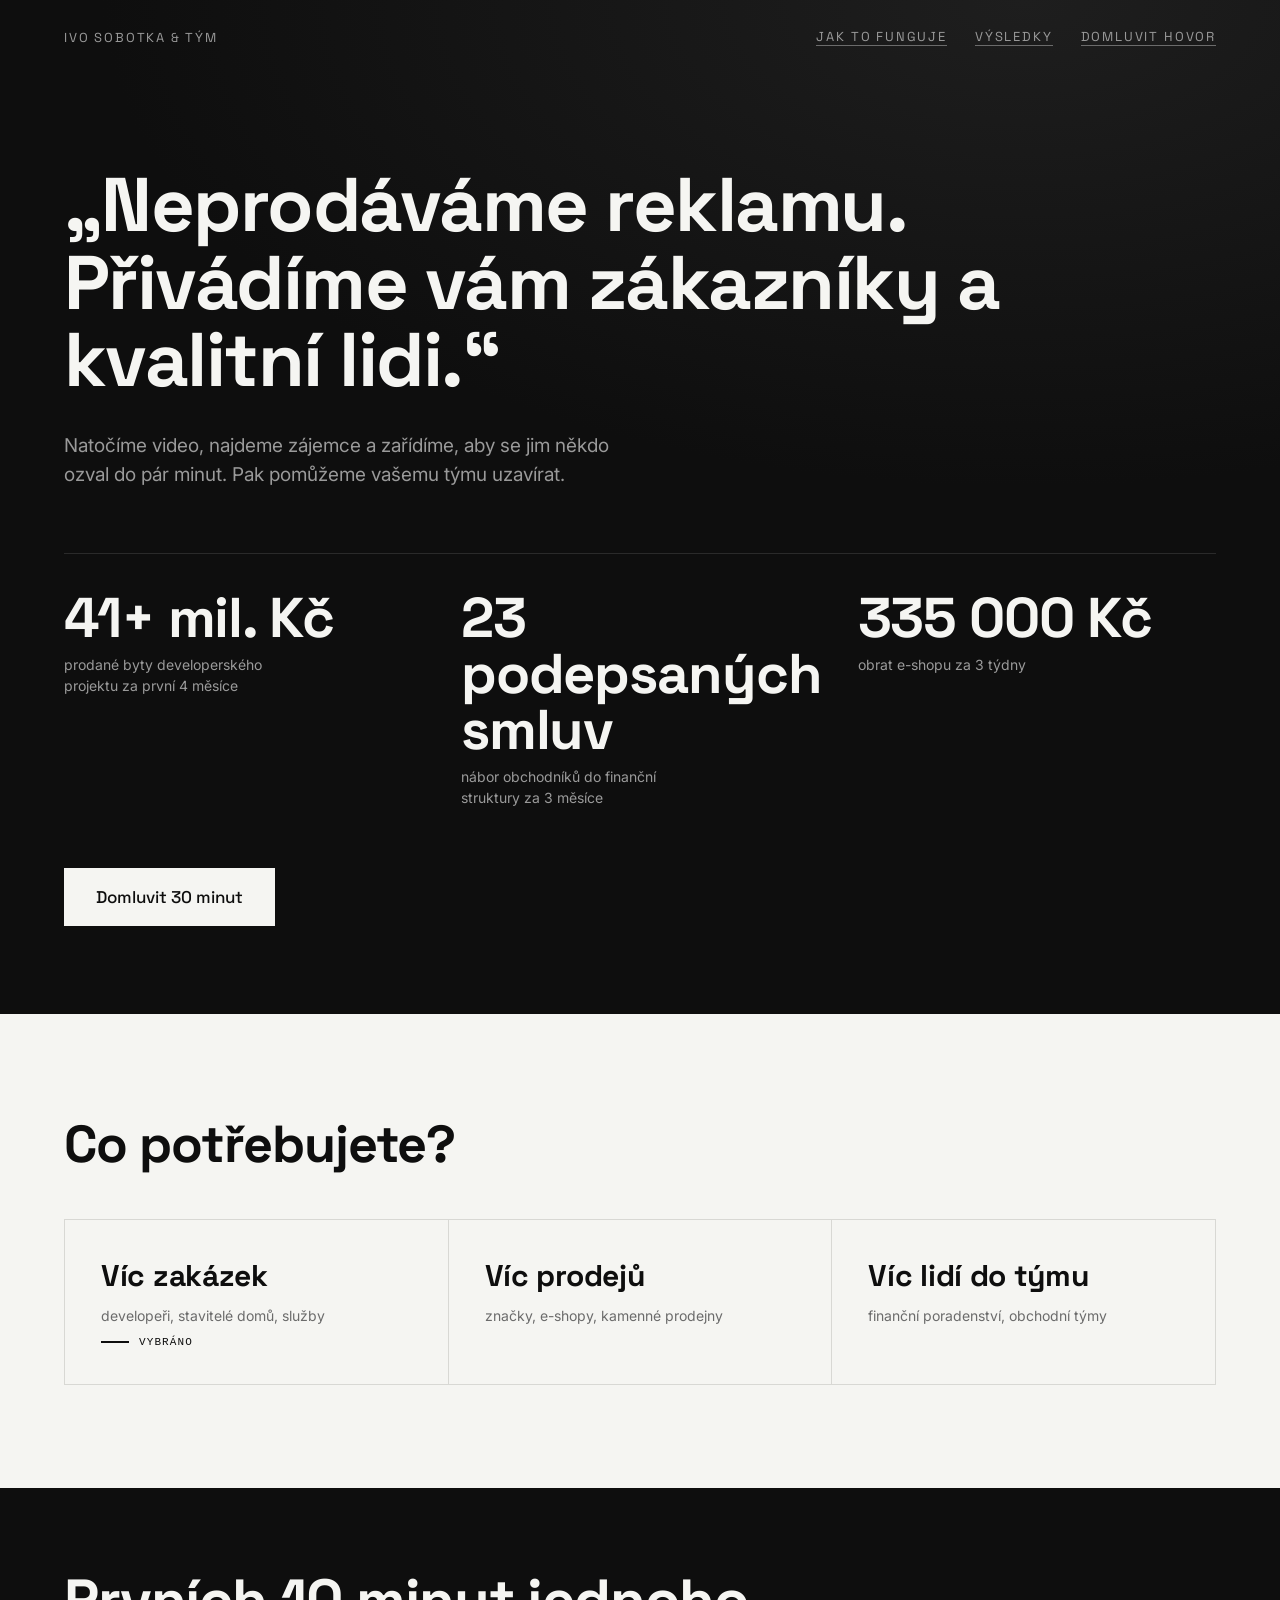
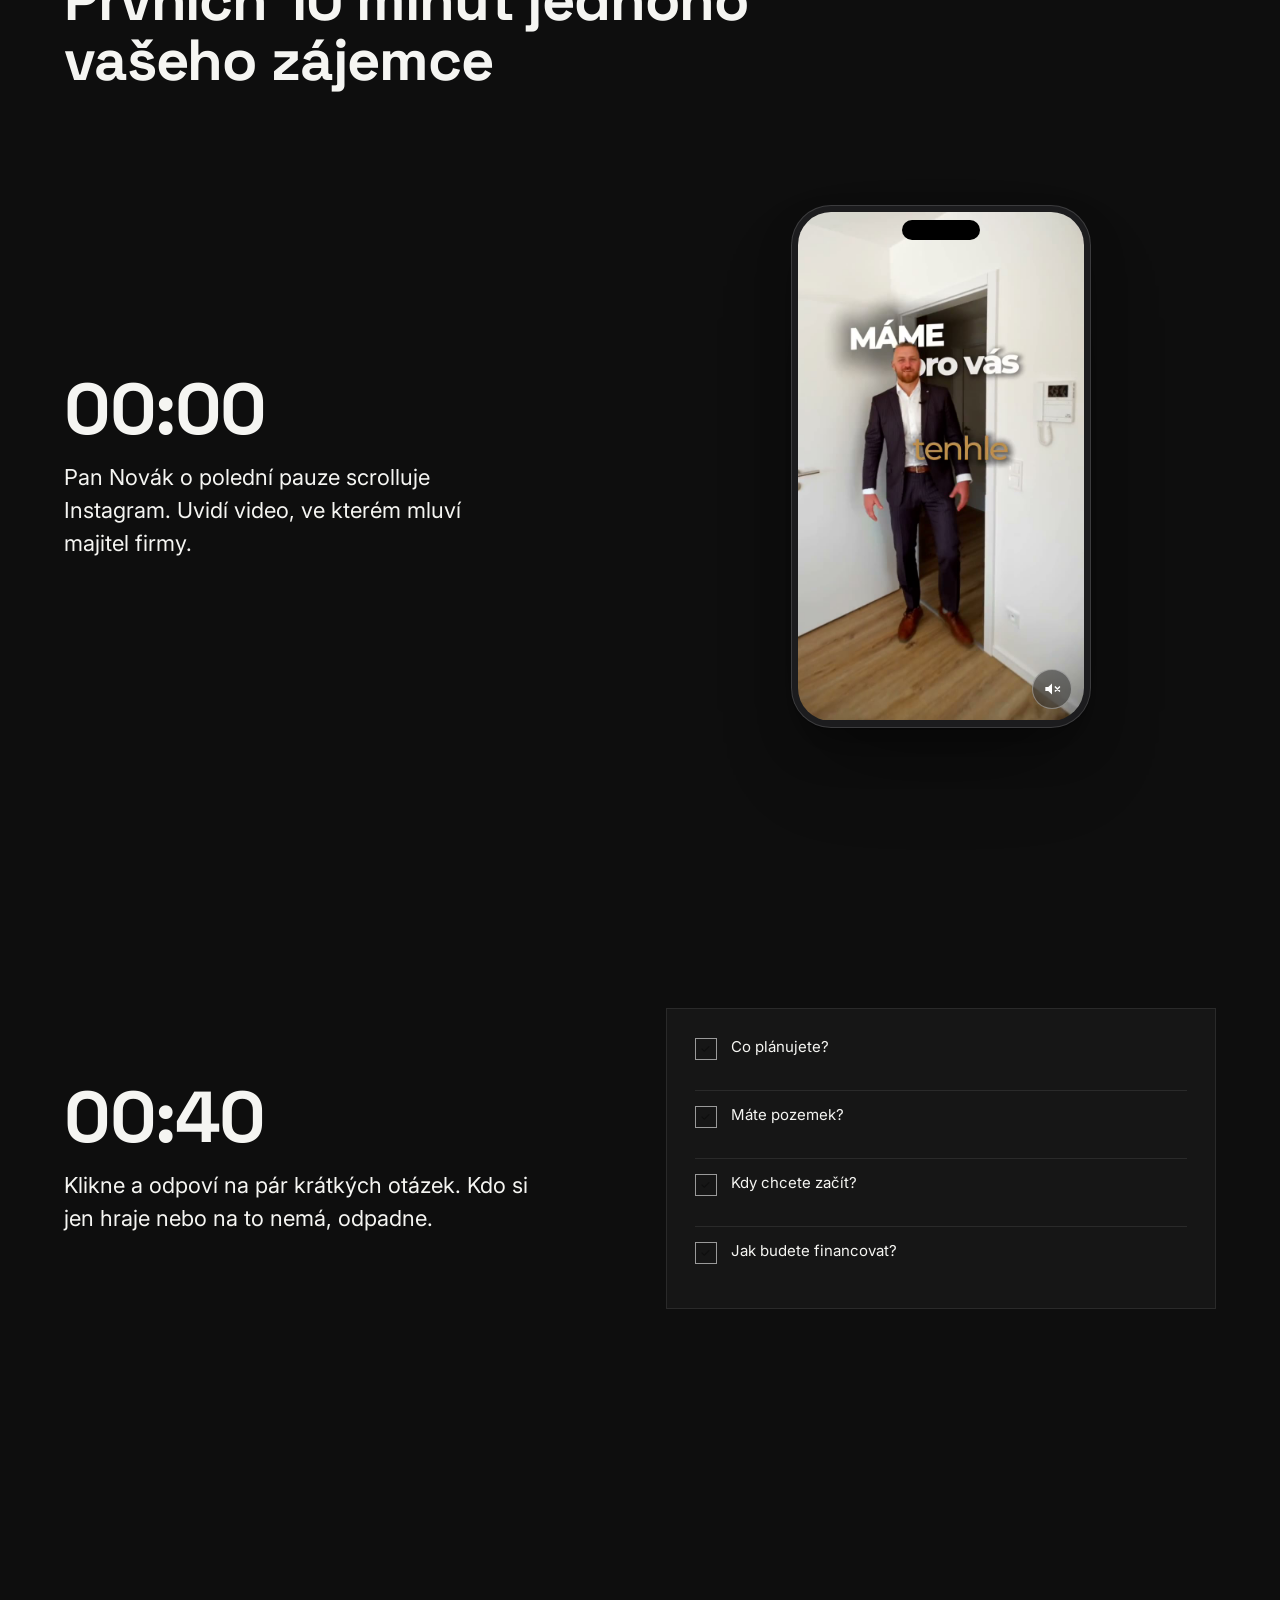
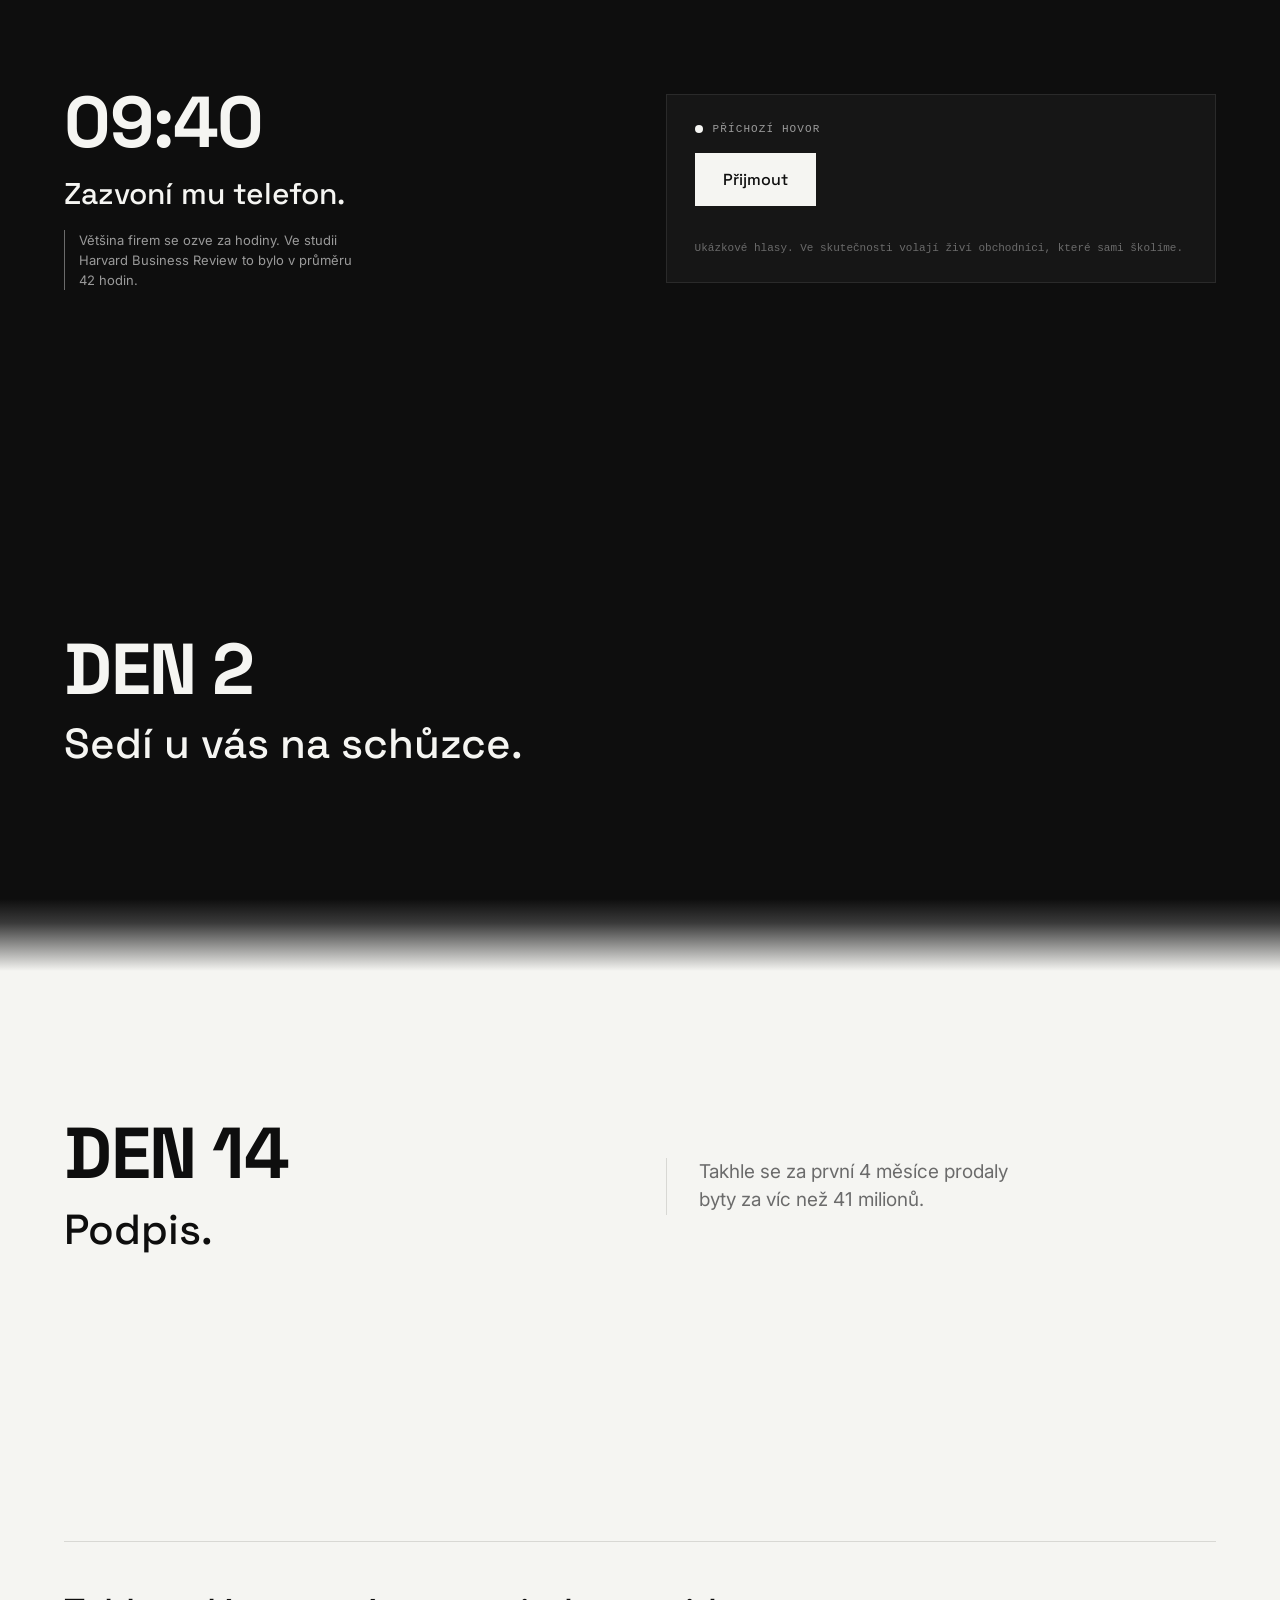
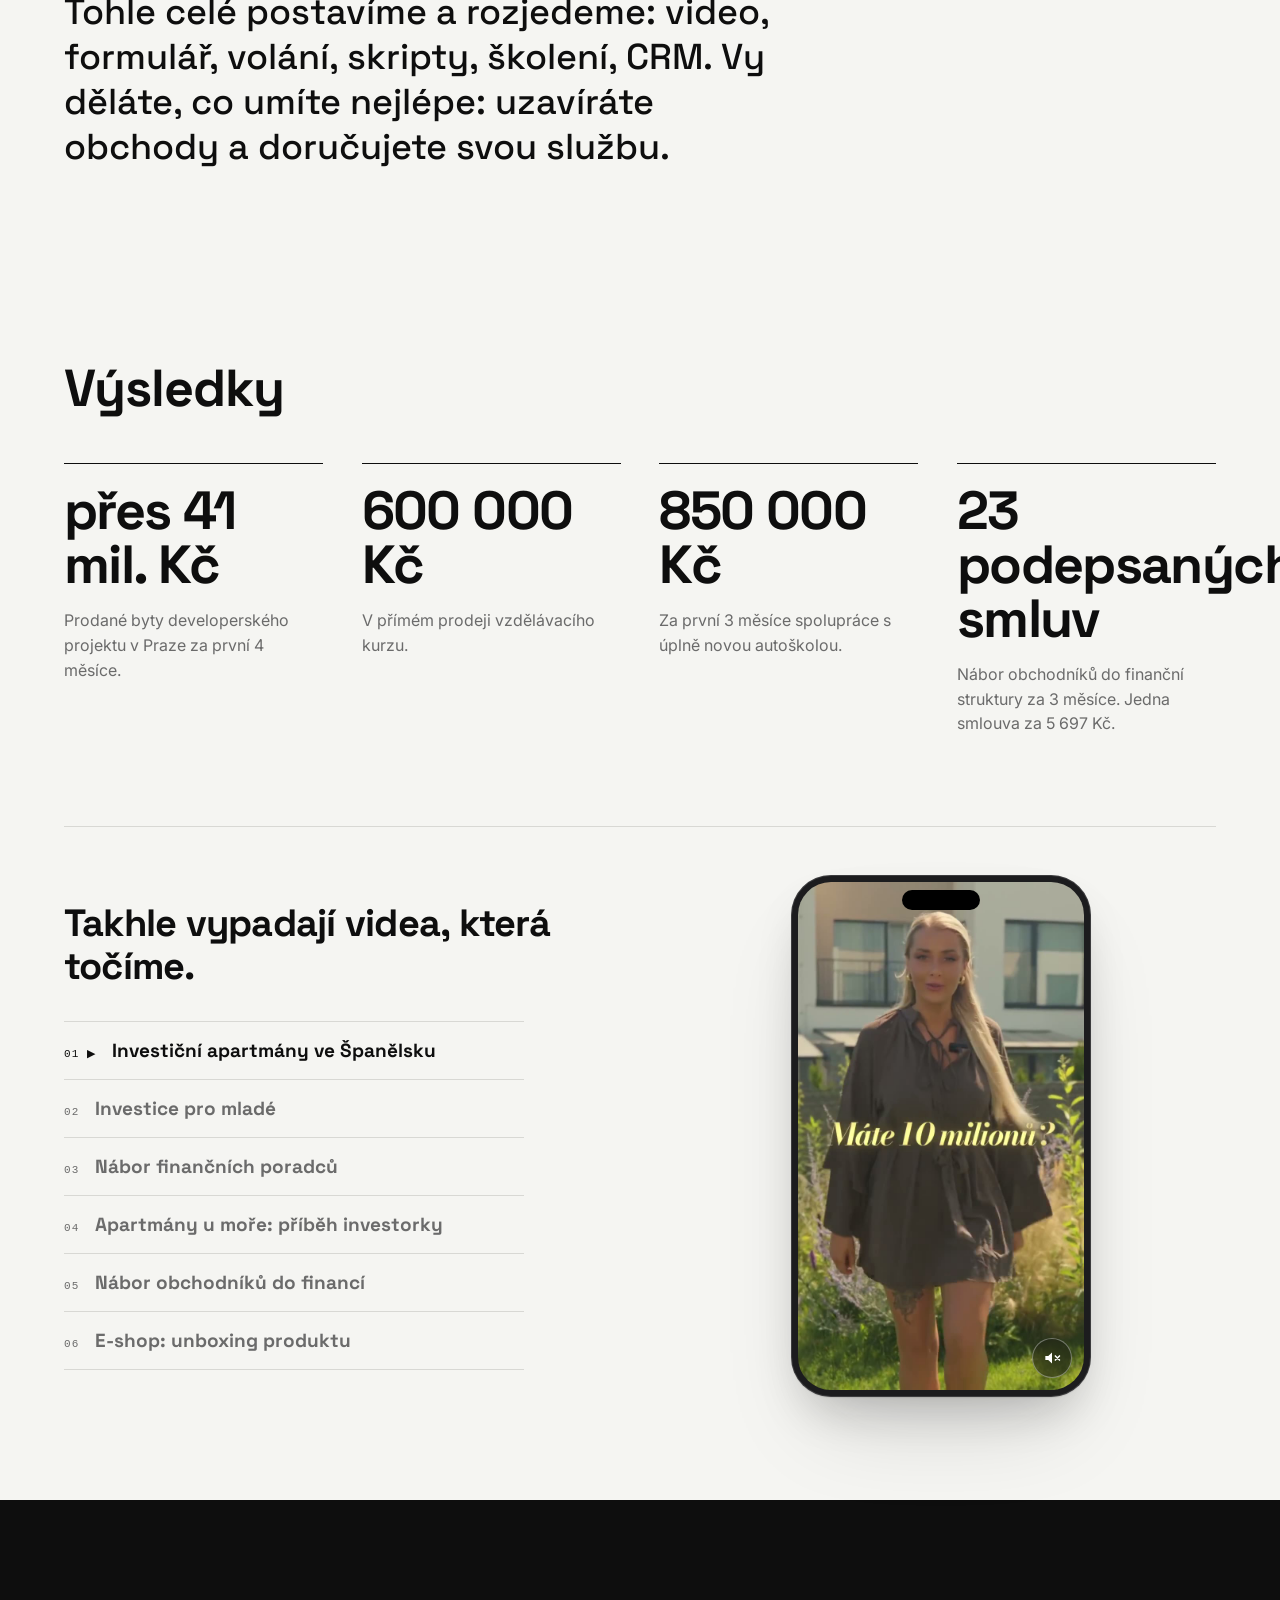
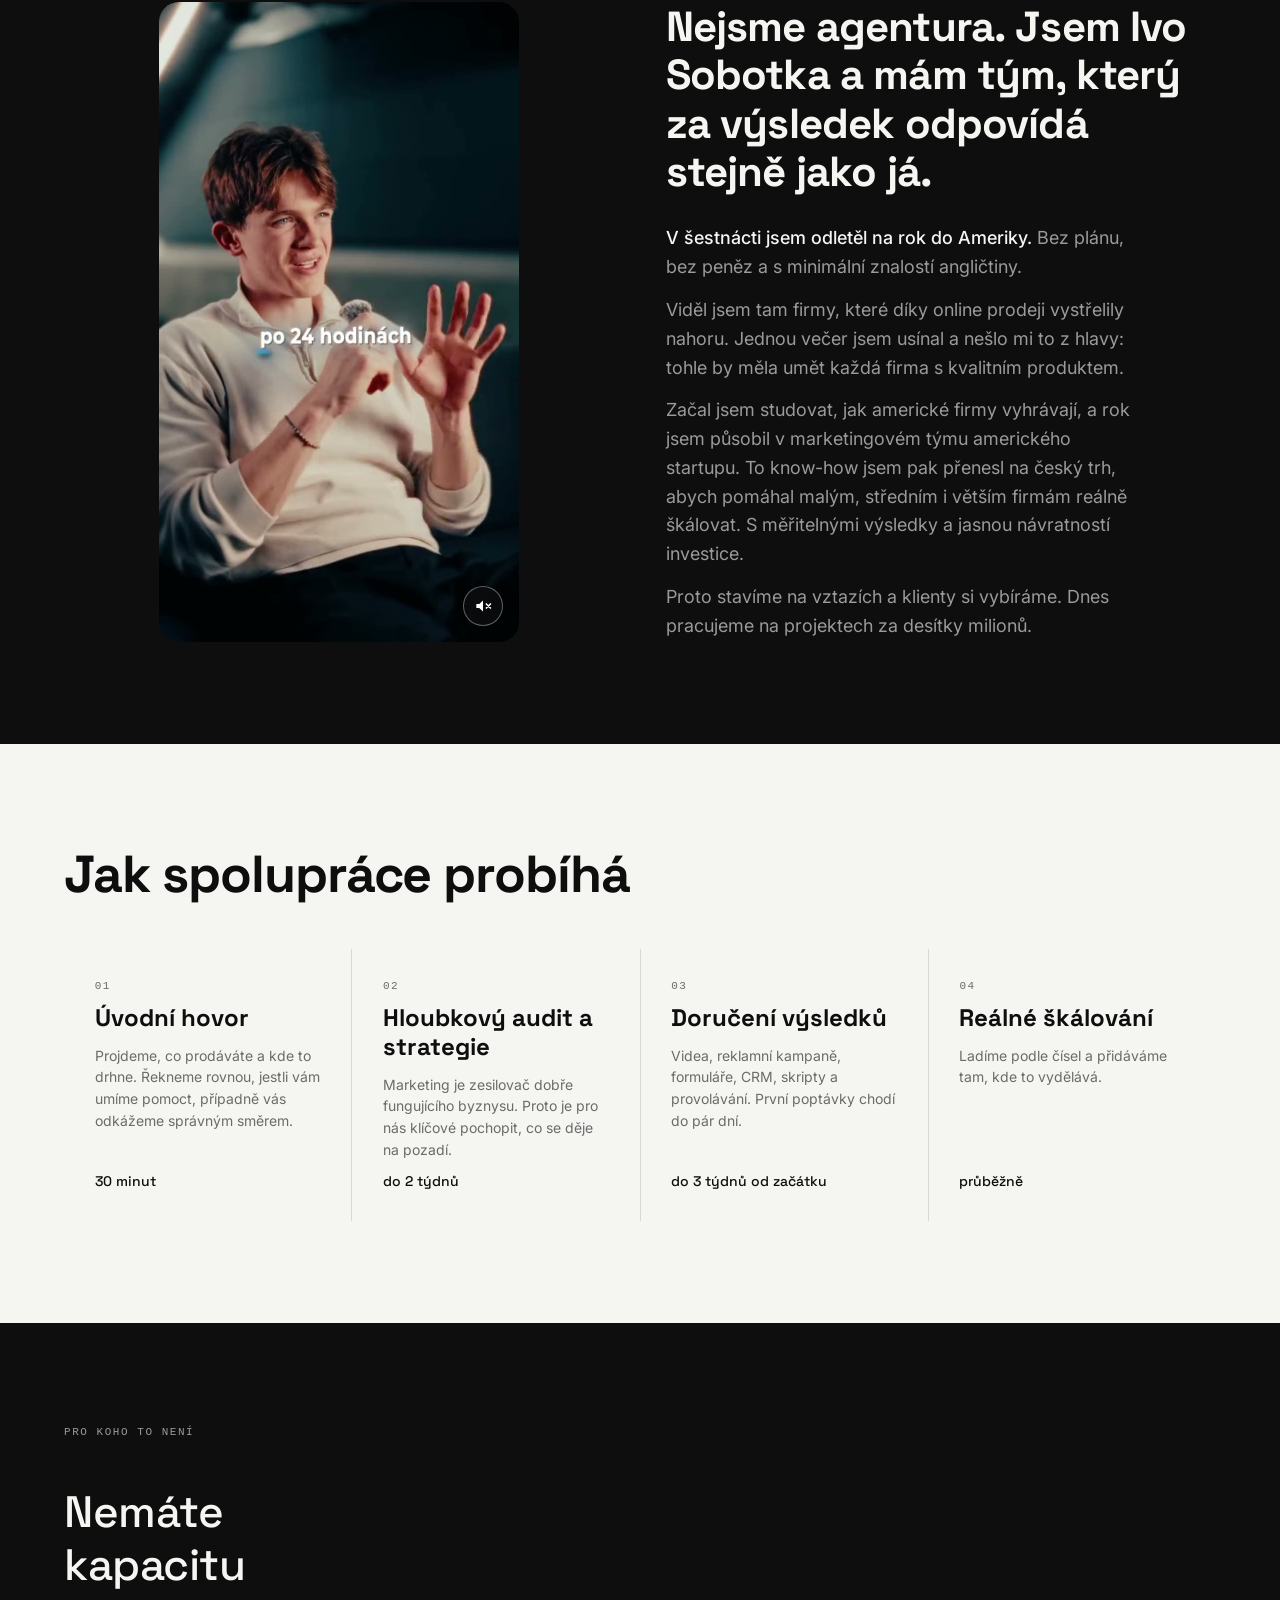
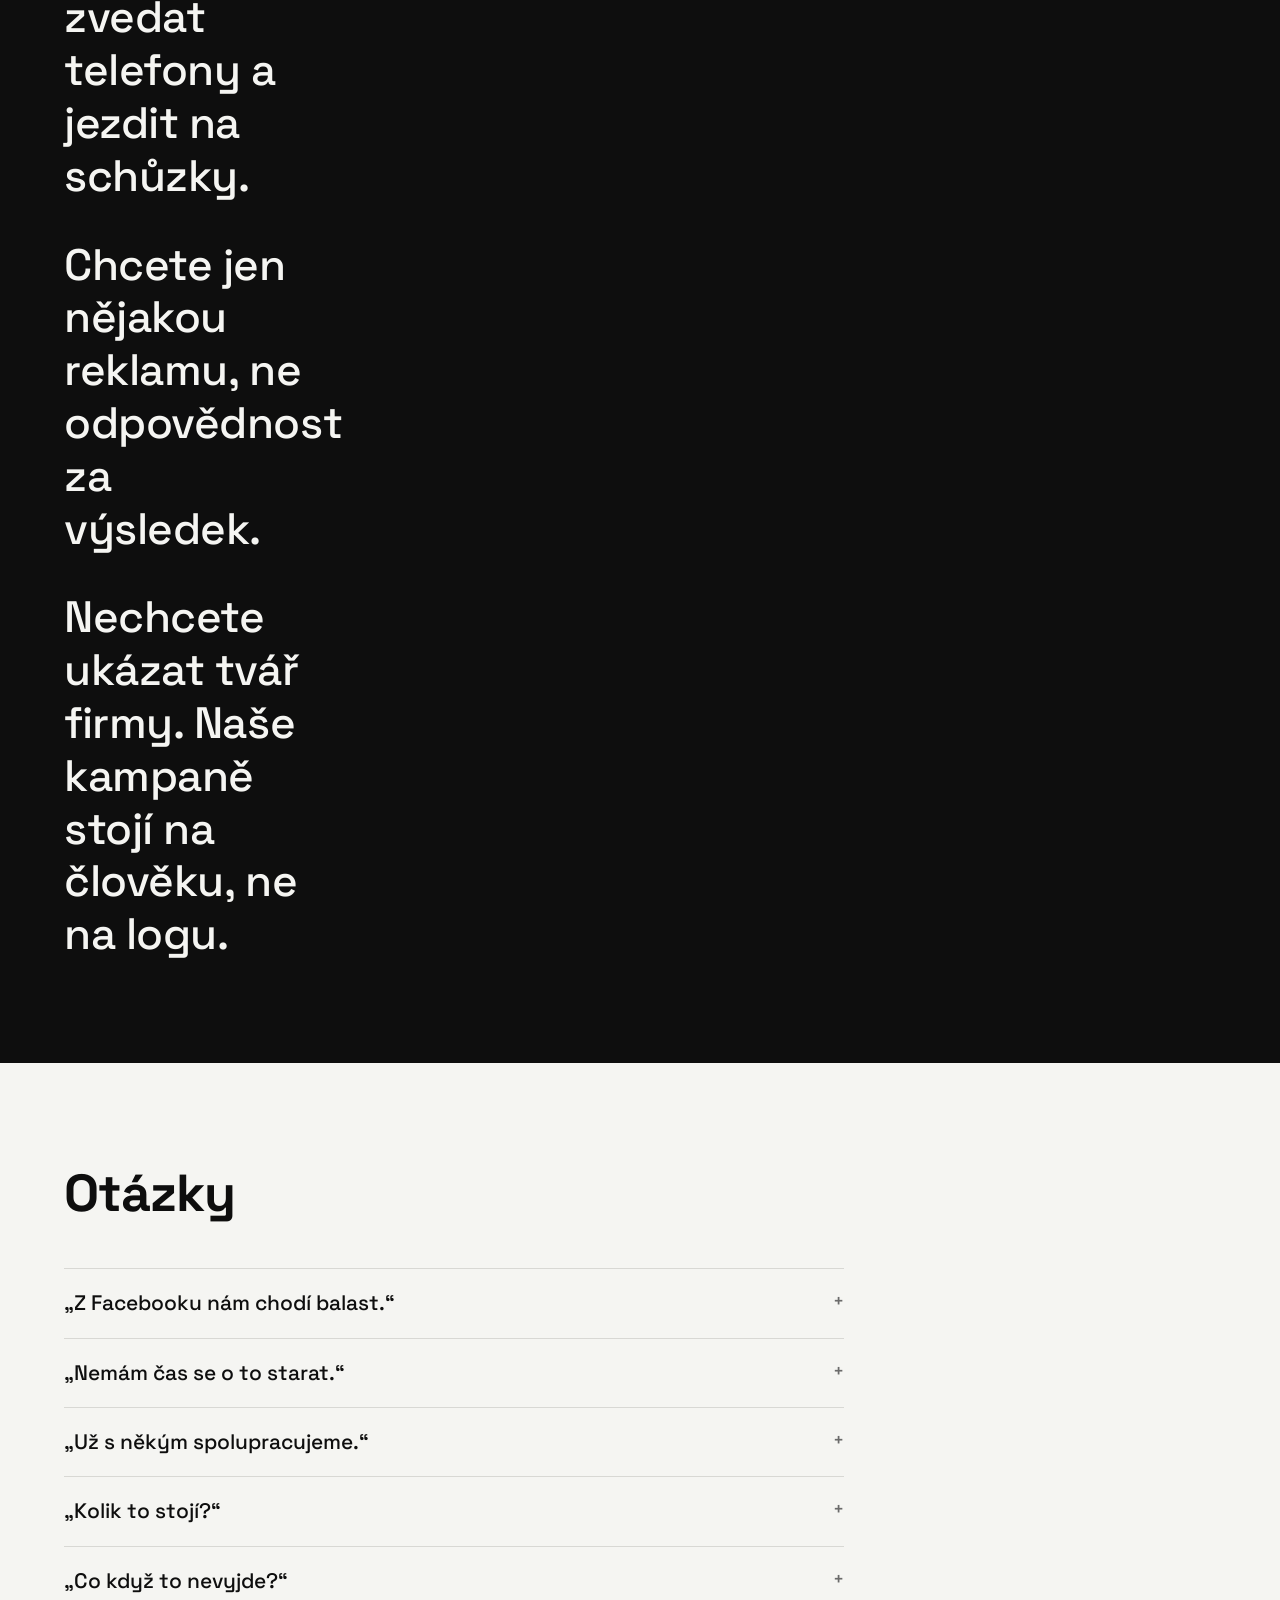
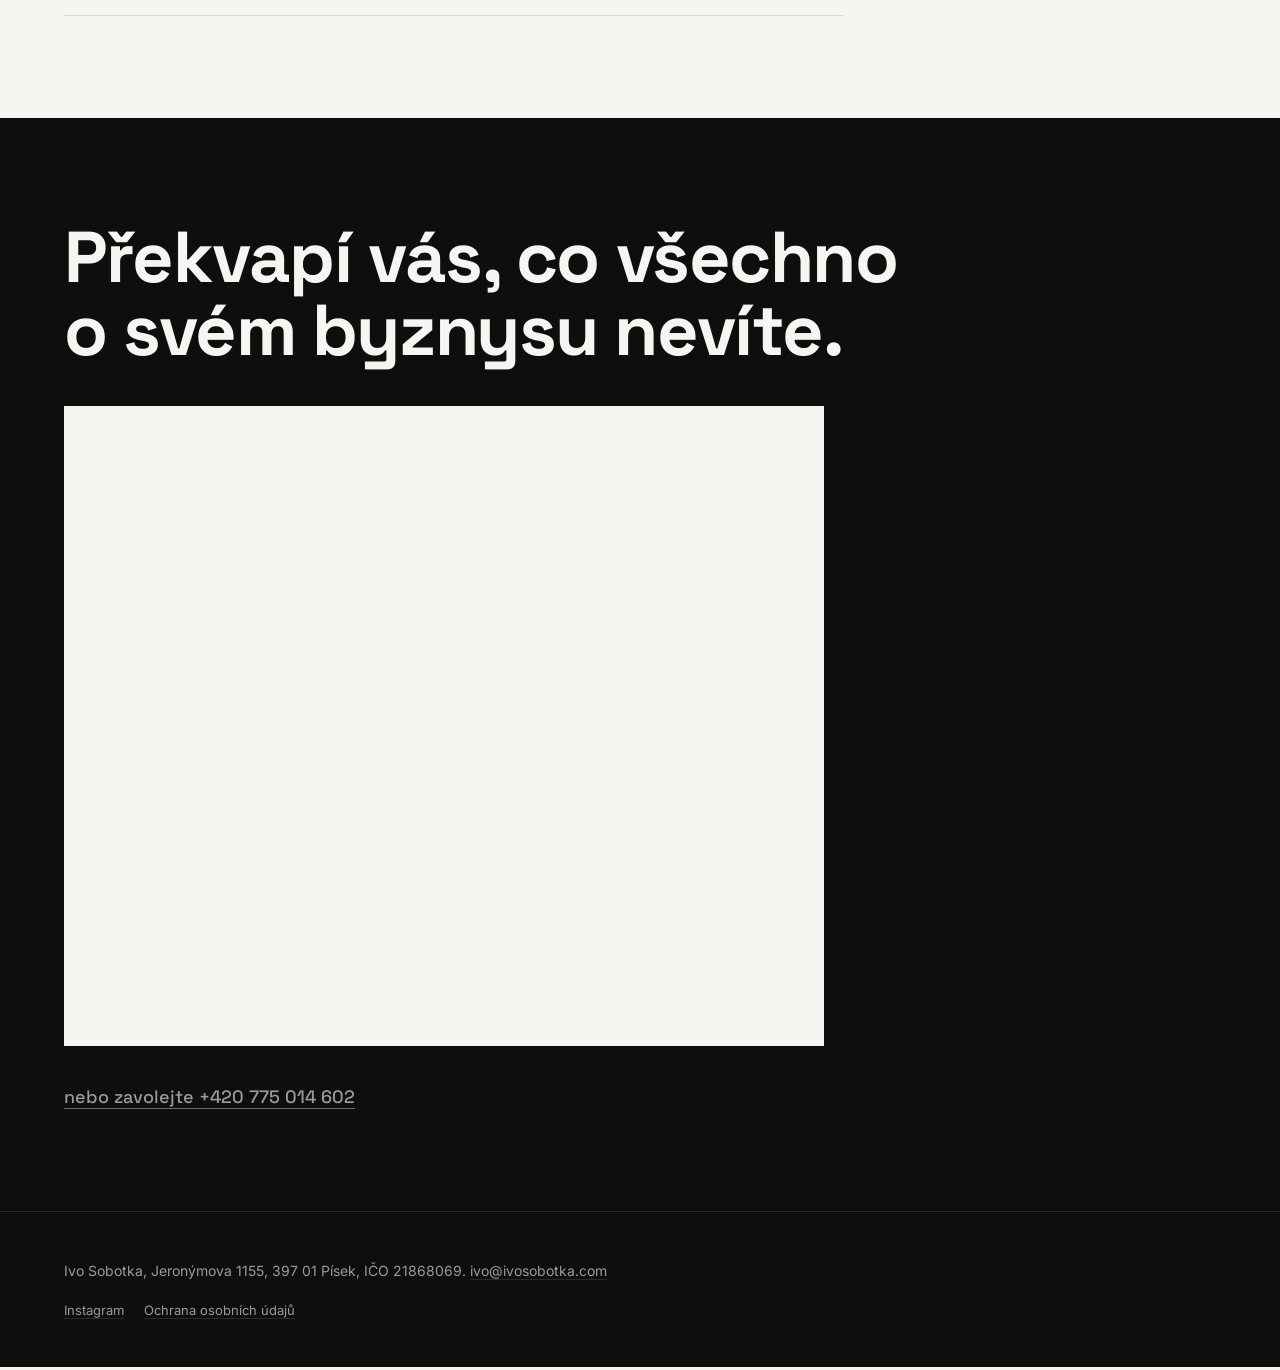
<file: index.html>
<!DOCTYPE html>
<html lang="cs">
<head>
<meta charset="utf-8">
<meta name="viewport" content="width=device-width, initial-scale=1, viewport-fit=cover">
<title>Ivo Sobotka &amp; tým — přivádíme vám zákazníky a lidi</title>
<meta name="description" content="Natočíme video, najdeme zájemce, zavoláme jim do pár minut a pomůžeme vašemu týmu uzavírat. Pro firmy, které chtějí víc zakázek, prodejů nebo lidí do týmu.">
<meta name="theme-color" content="#0E0E0E">
<link rel="canonical" href="https://ivosobotka.com/">
<meta property="og:type" content="website">
<meta property="og:url" content="https://ivosobotka.com/">
<meta property="og:title" content="Ivo Sobotka &amp; tým">
<meta property="og:description" content="Neprodáváme reklamu. Přivádíme vám zákazníky a kvalitní lidi.">
<meta property="og:image" content="https://ivosobotka.com/media/og.jpg">
<link rel="icon" href="/favicon.svg" type="image/svg+xml">
<link rel="apple-touch-icon" href="/apple-touch-icon.png">
<link rel="preconnect" href="https://fonts.googleapis.com">
<link rel="preconnect" href="https://fonts.gstatic.com" crossorigin>
<link href="https://fonts.googleapis.com/css2?family=Space+Grotesk:wght@500;700&family=Inter:wght@400;500&display=swap" rel="stylesheet">
<link rel="stylesheet" href="/assets/style.css?v=202610092134">
<script src="/assets/hovory.js?v=202610092134" defer></script>
<script src="/assets/app.js?v=202610092134" defer></script>
</head>
<body>

<!-- ============ HERO ============ -->
<header class="hero dark">
  <div class="topbar">
    <span>Ivo Sobotka &amp; tým</span>
    <nav aria-label="Hlavní">
      <a class="nav-extra" href="#pruchod">Jak to funguje</a>
      <a class="nav-extra" href="#vysledky">Výsledky</a>
      <a href="#kalendar">Domluvit hovor</a>
    </nav>
  </div>

  <div class="hero__body">
    <h1>„Neprodáváme reklamu. Přivádíme vám zákazníky a kvalitní lidi.“</h1>
    <p class="hero__lead">Natočíme video, najdeme zájemce a zařídíme, aby se jim někdo ozval do pár minut. Pak pomůžeme vašemu týmu uzavírat.</p>

    <div class="stats">
      <div class="stat">
        <div class="stat__num">41+ mil. Kč</div>
        <div class="stat__txt">prodané byty developerského projektu za první 4 měsíce</div>
      </div>
      <div class="stat">
        <div class="stat__num">23 podepsaných smluv</div>
        <div class="stat__txt">nábor obchodníků do finanční struktury za 3 měsíce</div>
      </div>
      <div class="stat">
        <div class="stat__num">335 000 Kč</div>
        <div class="stat__txt">obrat e-shopu za 3 týdny</div>
      </div>
    </div>

    <div class="hero__cta">
      <a class="btn" href="#kalendar">Domluvit 30 minut</a>
    </div>
  </div>
</header>

<main>

<!-- ============ DVEŘE ============ -->
<section class="section light" aria-labelledby="co-potrebujete">
  <h2 class="h2" id="co-potrebujete">Co potřebujete?</h2>
  <div class="doors">
    <button type="button" class="door" data-door="zakazky" aria-pressed="true">
      <span class="door__title">Víc zakázek</span>
      <span class="door__sub">developeři, stavitelé domů, služby</span>
      <span class="door__picked">vybráno</span>
    </button>
    <button type="button" class="door" data-door="prodeje" aria-pressed="false">
      <span class="door__title">Víc prodejů</span>
      <span class="door__sub">značky, e-shopy, kamenné prodejny</span>
      <span class="door__picked">vybráno</span>
    </button>
    <button type="button" class="door" data-door="lidi" aria-pressed="false">
      <span class="door__title">Víc lidí do týmu</span>
      <span class="door__sub">finanční poradenství, obchodní týmy</span>
      <span class="door__picked">vybráno</span>
    </button>
  </div>
</section>

<!-- ============ PRŮCHOD ============ -->
<section class="walk" id="pruchod" aria-labelledby="pruchod-h">
  <div class="clock-wrap" aria-hidden="true">
    <div class="clock" id="clock"><span>00:00</span></div>
  </div>

  <div class="walk__head">
    <h2 id="pruchod-h">Prvních 10 minut jednoho vašeho zájemce</h2>
  </div>

  <div class="stop" data-stop="1">
    <div class="stop__text">
      <div class="stop__time" data-d="0">00:00</div>
      <p class="stop__p" data-t="0"></p>
    </div>
    <div class="phone-wrap">
      <div class="iphone">
        <div class="iphone__screen">
          <video id="feed-video" data-autoplay autoplay muted loop playsinline preload="metadata"></video>
          <button type="button" class="vmute" aria-label="Zapnout zvuk"></button>
        </div>
      </div>
    </div>
  </div>

  <div class="stop" data-stop="2">
    <div class="stop__text">
      <div class="stop__time" data-d="1">00:40</div>
      <p class="stop__p" data-t="1"></p>
    </div>
    <div class="form-card" aria-label="Ukázka formuláře">
      <div class="q"><span class="q__box" aria-hidden="true">✓</span><span class="q__text"><span class="q__q"></span><span class="q__a"></span></span></div>
      <div class="q"><span class="q__box" aria-hidden="true">✓</span><span class="q__text"><span class="q__q"></span><span class="q__a"></span></span></div>
      <div class="q"><span class="q__box" aria-hidden="true">✓</span><span class="q__text"><span class="q__q"></span><span class="q__a"></span></span></div>
      <div class="q"><span class="q__box" aria-hidden="true">✓</span><span class="q__text"><span class="q__q"></span><span class="q__a"></span></span></div>
    </div>
  </div>

  <div class="stop" data-stop="3">
    <div class="stop__text">
      <div class="stop__time" data-d="2">09:40</div>
      <p class="stop__mid" data-t="2"></p>
      <div class="stop__note">Většina firem se ozve za hodiny. Ve studii Harvard Business Review to bylo v průměru 42 hodin.</div>
    </div>
    <div class="call" id="call">
      <div class="call__head"><span class="call__ring">Příchozí hovor</span></div>
      <div class="call__actions">
        <button type="button" class="call__btn" id="call-accept">Přijmout</button>
        <button type="button" class="call__btn call__btn--ghost" id="call-hangup" hidden>Zavěsit</button>
        <button type="button" class="call__btn call__btn--ghost" id="call-again" hidden>Pustit znovu</button>
      </div>
      <div id="call-progress" hidden>
        <div class="call__bar"><i id="call-bar"></i></div>
        <div class="call__time"><span></span><span id="call-time">0:00</span></div>
      </div>
      <div class="call__lines" id="call-lines" aria-live="polite"></div>
      <div class="call__hint">Ukázkové hlasy. Ve skutečnosti volají živí obchodníci, které sami školíme.</div>
    </div>
  </div>

  <div class="stop stop--short" data-stop="4">
    <div class="stop__time" data-d="3">DEN 2</div>
    <p class="stop__big" data-t="3"></p>
  </div>

  <div class="stop stop--light" data-stop="5">
    <div class="stop__text">
      <div class="stop__time" data-d="4">DEN 14</div>
      <p class="stop__big" data-t="4"></p>
    </div>
    <div class="stop__aside" data-n5></div>
  </div>

  <div class="reveal" data-stop="6">
    <div class="reveal__grid">
      <p data-t="5"></p>
    </div>
  </div>
</section>

<!-- ============ VÝSLEDKY ============ -->
<section class="section light" id="vysledky" aria-labelledby="vysledky-h">
  <h2 class="h2" id="vysledky-h">Výsledky</h2>
  <div class="results">
    <article class="result">
      <div class="result__num">přes 41 mil. Kč</div>
      <p>Prodané byty developerského projektu v Praze za první 4 měsíce.</p>
    </article>
    <article class="result">
      <div class="result__num">600 000 Kč</div>
      <p>V přímém prodeji vzdělávacího kurzu.</p>
    </article>
    <article class="result">
      <div class="result__num">850 000 Kč</div>
      <p>Za první 3 měsíce spolupráce s úplně novou autoškolou.</p>
    </article>
    <article class="result">
      <div class="result__num">23 podepsaných smluv</div>
      <p>Nábor obchodníků do finanční struktury za 3 měsíce. Jedna smlouva za 5 697 Kč.</p>
    </article>
  </div>
  <div class="showcase" id="ukazky">
    <div class="showcase__text">
      <h3 class="showcase__h">Takhle vypadají videa, která točíme.</h3>
      <div class="showcase__tabs" id="showcase-tabs" role="tablist" aria-label="Ukázky videí"></div>
    </div>
    <div class="phone-wrap">
      <div class="iphone">
        <div class="iphone__screen">
          <video id="showcase-video" data-autoplay muted playsinline preload="none"></video>
          <button type="button" class="vmute" aria-label="Zapnout zvuk"></button>
        </div>
      </div>
    </div>
  </div>
</section>

<!-- ============ O MNĚ ============ -->
<section class="section dark" id="o-mne" aria-labelledby="o-mne-h">
  <div class="about">
    <div class="about__media about__media--video">
      <video id="o-mne-video" data-autoplay muted loop playsinline preload="none" poster="/media/o-mne.jpg">
        <source src="/media/o-mne.mp4" type="video/mp4">
      </video>
      <button type="button" class="vmute" aria-label="Zapnout zvuk"></button>
    </div>
    <div>
      <h2 id="o-mne-h">Nejsme agentura. Jsem Ivo Sobotka a mám tým, který za výsledek odpovídá stejně jako já.</h2>
      <div class="about__story">
        <p><strong>V šestnácti jsem odletěl na rok do Ameriky.</strong> Bez plánu, bez peněz a s minimální znalostí angličtiny.</p>
        <p>Viděl jsem tam firmy, které díky online prodeji vystřelily nahoru. Jednou večer jsem usínal a nešlo mi to z hlavy: tohle by měla umět každá firma s kvalitním produktem.</p>
        <p>Začal jsem studovat, jak americké firmy vyhrávají, a rok jsem působil v marketingovém týmu amerického startupu. To know-how jsem pak přenesl na český trh, abych pomáhal malým, středním i větším firmám reálně škálovat. S měřitelnými výsledky a jasnou návratností investice.</p>
        <p>Proto stavíme na vztazích a klienty si vybíráme. Dnes pracujeme na projektech za desítky milionů.</p>
      </div>
    </div>
  </div>

  <!-- FOTKY: skryté, dokud Ivo nedodá profesionální fotky (prace-1…4.jpg) -->
  <div class="work" hidden>
    <figure>
      <div class="work__img"><img data-src="/media/prace-1.jpg" alt="Natáčení videa s majitelem firmy" loading="lazy"></div>
      <figcaption>natáčíme</figcaption>
    </figure>
    <figure>
      <div class="work__img"><img data-src="/media/prace-2.jpg" alt="Telefonát se zájemcem" loading="lazy"></div>
      <figcaption>voláme</figcaption>
    </figure>
    <figure>
      <div class="work__img"><img data-src="/media/prace-3.jpg" alt="Výsledky kampaně" loading="lazy"></div>
      <figcaption>měříme</figcaption>
    </figure>
    <figure>
      <div class="work__img"><img data-src="/media/prace-4.jpg" alt="Školení obchodníků" loading="lazy"></div>
      <figcaption>učíme prodávat</figcaption>
    </figure>
  </div>
</section>

<!-- ============ JAK SPOLUPRÁCE PROBÍHÁ ============ -->
<section class="section light" aria-labelledby="jak-h">
  <h2 class="h2" id="jak-h">Jak spolupráce probíhá</h2>
  <div class="steps">
    <div class="step">
      <div class="step__n">01</div>
      <div class="step__t">Úvodní hovor</div>
      <p class="step__d">Projdeme, co prodáváte a kde to drhne. Řekneme rovnou, jestli vám umíme pomoct, případně vás odkážeme správným směrem.</p>
      <div class="step__when">30 minut</div>
    </div>
    <div class="step">
      <div class="step__n">02</div>
      <div class="step__t">Hloubkový audit a strategie</div>
      <p class="step__d">Marketing je zesilovač dobře fungujícího byznysu. Proto je pro nás klíčové pochopit, co se děje na pozadí.</p>
      <div class="step__when">do 2 týdnů</div>
    </div>
    <div class="step">
      <div class="step__n">03</div>
      <div class="step__t">Doručení výsledků</div>
      <p class="step__d">Videa, reklamní kampaně, formuláře, CRM, skripty a provolávání. První poptávky chodí do pár dní.</p>
      <div class="step__when">do 3 týdnů od začátku</div>
    </div>
    <div class="step">
      <div class="step__n">04</div>
      <div class="step__t">Reálné škálování</div>
      <p class="step__d">Ladíme podle čísel a přidáváme tam, kde to vydělává.</p>
      <div class="step__when">průběžně</div>
    </div>
  </div>
</section>

<!-- ============ PRO KOHO TO NENÍ ============ -->
<section class="section dark" aria-labelledby="neni-h">
  <div class="label" id="neni-h" style="margin-bottom:clamp(28px,4vw,48px)">Pro koho to není</div>
  <div class="notfor">
    <p>Nemáte kapacitu zvedat telefony a jezdit na schůzky.</p>
    <p>Chcete jen nějakou reklamu, ne odpovědnost za výsledek.</p>
    <p>Nechcete ukázat tvář firmy. Naše kampaně stojí na člověku, ne na logu.</p>
  </div>
</section>

<!-- ============ OTÁZKY ============ -->
<section class="section light" aria-labelledby="otazky-h">
  <h2 class="h2" id="otazky-h">Otázky</h2>
  <div class="faq">
    <details>
      <summary>„Z Facebooku nám chodí balast.“</summary>
      <p>Proto to neděláme přes obyčejný formulář. Zájemce odpoví na pár krátkých otázek a většina nevhodných odpadne dřív, než vám zabere čas. Zbytek dostane telefon do pár minut.</p>
    </details>
    <details>
      <summary>„Nemám čas se o to starat.“</summary>
      <p>Vy obsluhujete zákazníky, děláte schůzky a podpisy. Video, kampaň, formulář, CRM i skripty jsou na nás.</p>
    </details>
    <details>
      <summary>„Už s někým spolupracujeme.“</summary>
      <p>Dobře. Kolik obchodů vám z toho vyšlo za poslední dva měsíce? Když to sedí, nemáte důvod nic měnit.</p>
    </details>
    <details>
      <summary>„Kolik to stojí?“</summary>
      <p>Investice se vždy odvíjí od plánovaného zisku. Nikdy s vámi nepůjdeme do spolupráce, kde byste neměli měřitelnou návratnost. Počítejte s celkovou investicí od 60 000 Kč měsíčně.</p>
    </details>
    <details>
      <summary>„Co když to nevyjde?“</summary>
      <p>Výsledky si jsme jistí, a proto rádi jdeme s kůží na trh. Často se podílíme na zisku, který vám přivedeme, a ve výjimečných případech výsledek i garantujeme. Co dává smysl u vás, domluvíme na hovoru.</p>
    </details>
  </div>
</section>

<!-- ============ KALENDÁŘ ============ -->
<section class="section dark" id="kalendar" aria-labelledby="kalendar-h">
  <div class="book">
    <h2 id="kalendar-h">Překvapí vás, co všechno o svém byznysu nevíte.</h2>
    <div class="book__cal">
      <iframe src="https://api.leadconnectorhq.com/widget/booking/fUvroeZYODjLY2ySn0Sx" id="fUvroeZYODjLY2ySn0Sx_booking" title="Rezervace analýzy s marketingovým expertem" scrolling="no"></iframe>
      <noscript><div class="book__fallback"><a href="https://api.leadconnectorhq.com/widget/booking/fUvroeZYODjLY2ySn0Sx">Otevřít rezervační kalendář</a></div></noscript>
    </div>
    <a class="book__phone" href="tel:+420775014602">nebo zavolejte +420 775 014 602</a>
    <!-- FOTKA Iva: skrytá, dokud nedodá profesionální (ivo.jpg) -->
    <div class="book__photo" hidden><img data-src="/media/ivo.jpg" alt="Ivo Sobotka" loading="lazy"></div>
  </div>
</section>

</main>

<footer class="footer dark">
  <div class="footer__addr">Ivo Sobotka, Jeronýmova 1155, 397 01 Písek, IČO 21868069. <a href="mailto:ivo@ivosobotka.com" style="color:inherit;border-bottom-color:#2A2A2A">ivo@ivosobotka.com</a></div>
  <div class="footer__links">
    <a href="https://www.instagram.com/ivosobotka/" rel="noopener">Instagram</a>
    <a href="/ochrana-osobnich-udaju/">Ochrana osobních údajů</a>
  </div>
</footer>

<div class="mobile-bar">
  <a href="#kalendar">Domluvit hovor</a>
  <a href="tel:+420775014602">Zavolat</a>
</div>

<script src="https://link.msgsndr.com/js/form_embed.js" defer></script>
</body>
</html>
</file>
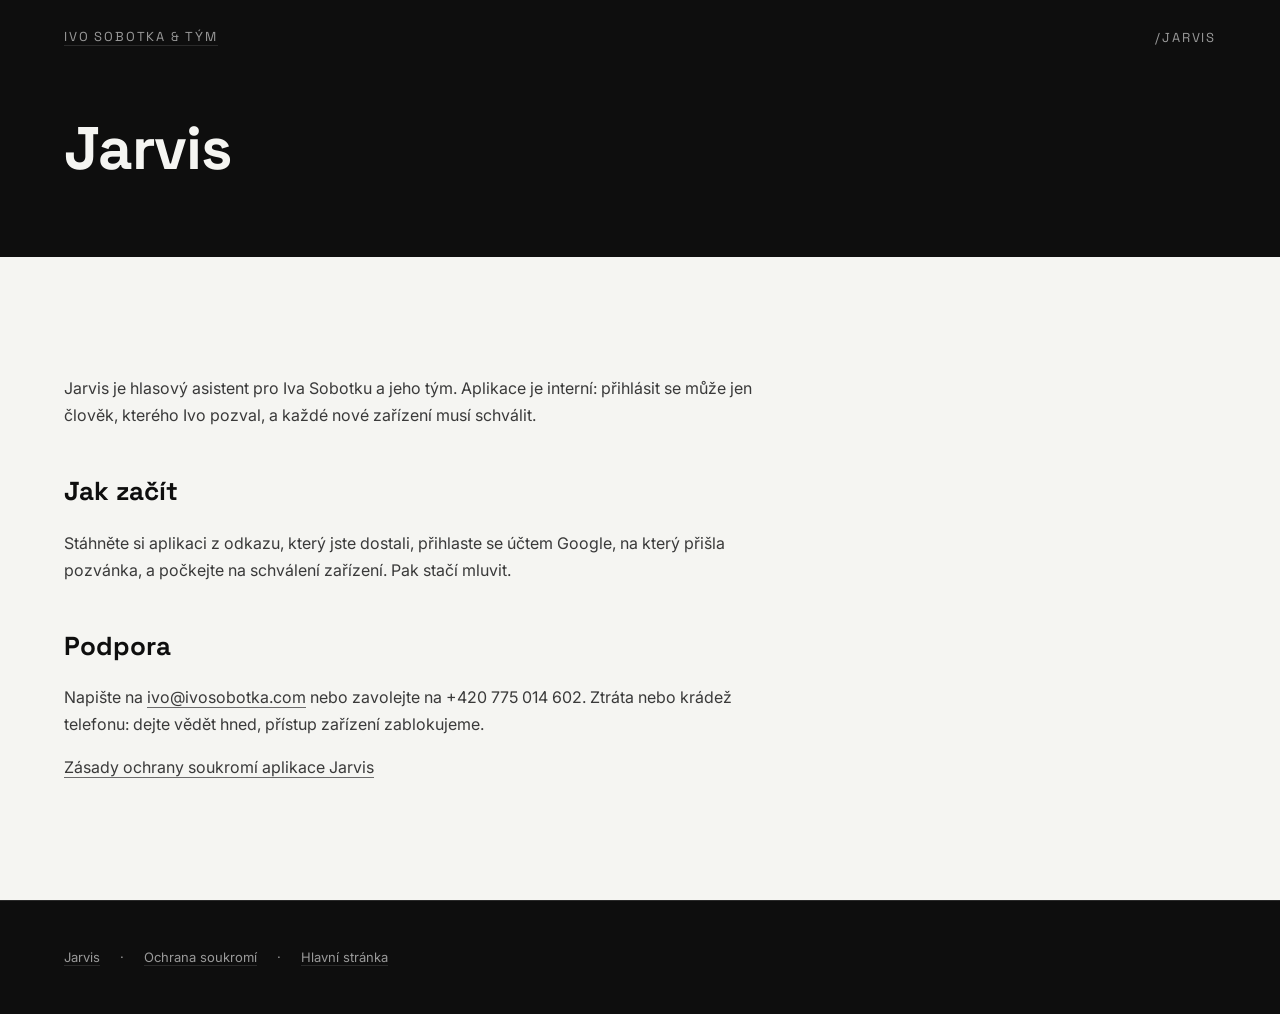
<file: jarvis/index.html>
<!DOCTYPE html>
<html lang="cs">
<head>
<meta charset="utf-8">
<meta name="viewport" content="width=device-width, initial-scale=1">
<title>Jarvis — Ivo Sobotka &amp; tým</title>
<meta name="theme-color" content="#0E0E0E">
<meta name="robots" content="noindex">
<link rel="icon" href="/favicon.svg" type="image/svg+xml">
<link rel="apple-touch-icon" href="/apple-touch-icon.png">
<link rel="preconnect" href="https://fonts.googleapis.com">
<link rel="preconnect" href="https://fonts.gstatic.com" crossorigin>
<link href="https://fonts.googleapis.com/css2?family=Space+Grotesk:wght@500;700&family=Inter:wght@400;500&display=swap" rel="stylesheet">
<link rel="stylesheet" href="/assets/style.css?v=202610092134">
</head>
<body>
<header class="page-head dark">
  <div class="topbar">
    <a href="/" style="color:#9A9A9A;border-bottom-color:#2A2A2A">Ivo Sobotka &amp; tým</a>
    <span>/jarvis</span>
  </div>
  <h1 style="margin-top:clamp(40px,6vw,72px)">Jarvis</h1>
</header>
<main class="section light">
  <div class="prose">
    <p>Jarvis je hlasový asistent pro Iva Sobotku a jeho tým. Aplikace je interní: přihlásit se může jen člověk, kterého Ivo pozval, a každé nové zařízení musí schválit.</p>

    <h2>Jak začít</h2>
    <p>Stáhněte si aplikaci z odkazu, který jste dostali, přihlaste se účtem Google, na který přišla pozvánka, a počkejte na schválení zařízení. Pak stačí mluvit.</p>

    <h2>Podpora</h2>
    <p>Napište na <a href="mailto:ivo@ivosobotka.com">ivo@ivosobotka.com</a> nebo zavolejte na +420 775 014 602. Ztráta nebo krádež telefonu: dejte vědět hned, přístup zařízení zablokujeme.</p>

    <p><a href="/jarvis/soukromi/">Zásady ochrany soukromí aplikace Jarvis</a></p>
  </div>
</main>
<footer class="footer dark" style="padding-bottom:clamp(32px,4vw,48px)">
  <div class="footer__links"><a href="/jarvis/">Jarvis</a> · <a href="/jarvis/soukromi/">Ochrana soukromí</a> · <a href="/">Hlavní stránka</a></div>
</footer>
</body>
</html>
</file>
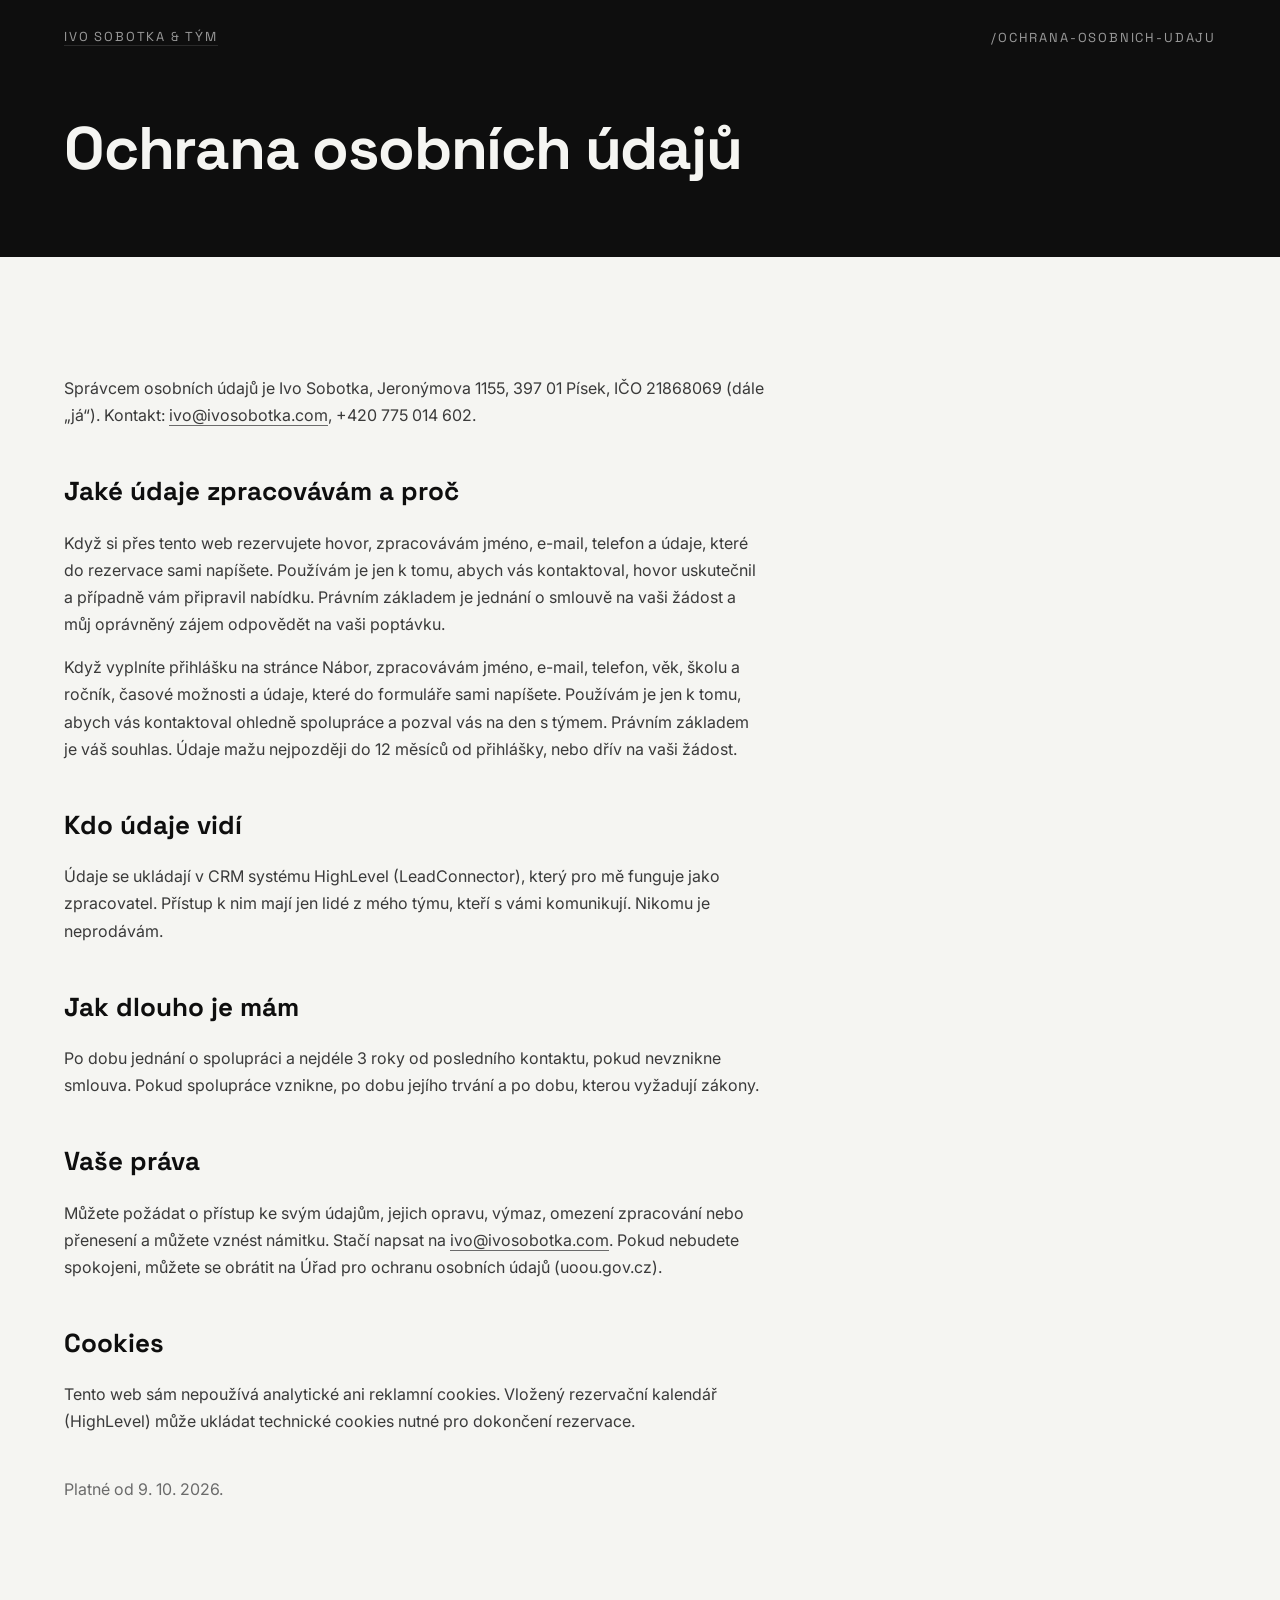
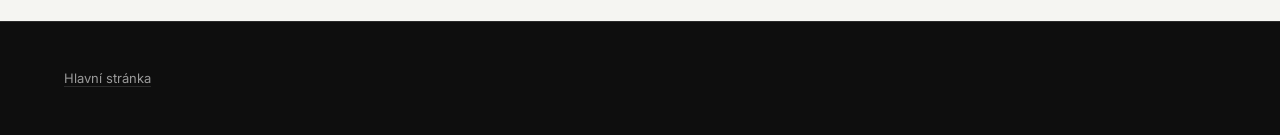
<file: ochrana-osobnich-udaju/index.html>
<!DOCTYPE html>
<html lang="cs">
<head>
<meta charset="utf-8">
<meta name="viewport" content="width=device-width, initial-scale=1">
<title>Ochrana osobních údajů — Ivo Sobotka &amp; tým</title>
<meta name="theme-color" content="#0E0E0E">
<link rel="icon" href="/favicon.svg" type="image/svg+xml">
<link rel="apple-touch-icon" href="/apple-touch-icon.png">
<link rel="preconnect" href="https://fonts.googleapis.com">
<link rel="preconnect" href="https://fonts.gstatic.com" crossorigin>
<link href="https://fonts.googleapis.com/css2?family=Space+Grotesk:wght@500;700&family=Inter:wght@400;500&display=swap" rel="stylesheet">
<link rel="stylesheet" href="/assets/style.css?v=202610092134">
</head>
<body>
<header class="page-head dark">
  <div class="topbar">
    <a href="/" style="color:#9A9A9A;border-bottom-color:#2A2A2A">Ivo Sobotka &amp; tým</a>
    <span>/ochrana-osobnich-udaju</span>
  </div>
  <h1 style="margin-top:clamp(40px,6vw,72px)">Ochrana osobních údajů</h1>
</header>
<main class="section light">
  <div class="prose">
    <p>Správcem osobních údajů je Ivo Sobotka, Jeronýmova 1155, 397 01 Písek, IČO 21868069 (dále „já“). Kontakt: <a href="mailto:ivo@ivosobotka.com">ivo@ivosobotka.com</a>, +420 775 014 602.</p>

    <h2>Jaké údaje zpracovávám a proč</h2>
    <p>Když si přes tento web rezervujete hovor, zpracovávám jméno, e-mail, telefon a údaje, které do rezervace sami napíšete. Používám je jen k tomu, abych vás kontaktoval, hovor uskutečnil a případně vám připravil nabídku. Právním základem je jednání o smlouvě na vaši žádost a můj oprávněný zájem odpovědět na vaši poptávku.</p>

    <p>Když vyplníte přihlášku na stránce Nábor, zpracovávám jméno, e-mail, telefon, věk, školu a ročník, časové možnosti a údaje, které do formuláře sami napíšete. Používám je jen k tomu, abych vás kontaktoval ohledně spolupráce a pozval vás na den s týmem. Právním základem je váš souhlas. Údaje mažu nejpozději do 12 měsíců od přihlášky, nebo dřív na vaši žádost.</p>

    <h2>Kdo údaje vidí</h2>
    <p>Údaje se ukládají v CRM systému HighLevel (LeadConnector), který pro mě funguje jako zpracovatel. Přístup k nim mají jen lidé z mého týmu, kteří s vámi komunikují. Nikomu je neprodávám.</p>

    <h2>Jak dlouho je mám</h2>
    <p>Po dobu jednání o spolupráci a nejdéle 3 roky od posledního kontaktu, pokud nevznikne smlouva. Pokud spolupráce vznikne, po dobu jejího trvání a po dobu, kterou vyžadují zákony.</p>

    <h2>Vaše práva</h2>
    <p>Můžete požádat o přístup ke svým údajům, jejich opravu, výmaz, omezení zpracování nebo přenesení a můžete vznést námitku. Stačí napsat na <a href="mailto:ivo@ivosobotka.com">ivo@ivosobotka.com</a>. Pokud nebudete spokojeni, můžete se obrátit na Úřad pro ochranu osobních údajů (uoou.gov.cz).</p>

    <h2>Cookies</h2>
    <p>Tento web sám nepoužívá analytické ani reklamní cookies. Vložený rezervační kalendář (HighLevel) může ukládat technické cookies nutné pro dokončení rezervace.</p>

    <p style="margin-top:40px;color:#6B6B6B">Platné od 9. 10. 2026.</p>
  </div>
</main>
<footer class="footer dark" style="padding-bottom:clamp(32px,4vw,48px)">
  <div class="footer__links"><a href="/">Hlavní stránka</a></div>
</footer>
</body>
</html>
</file>
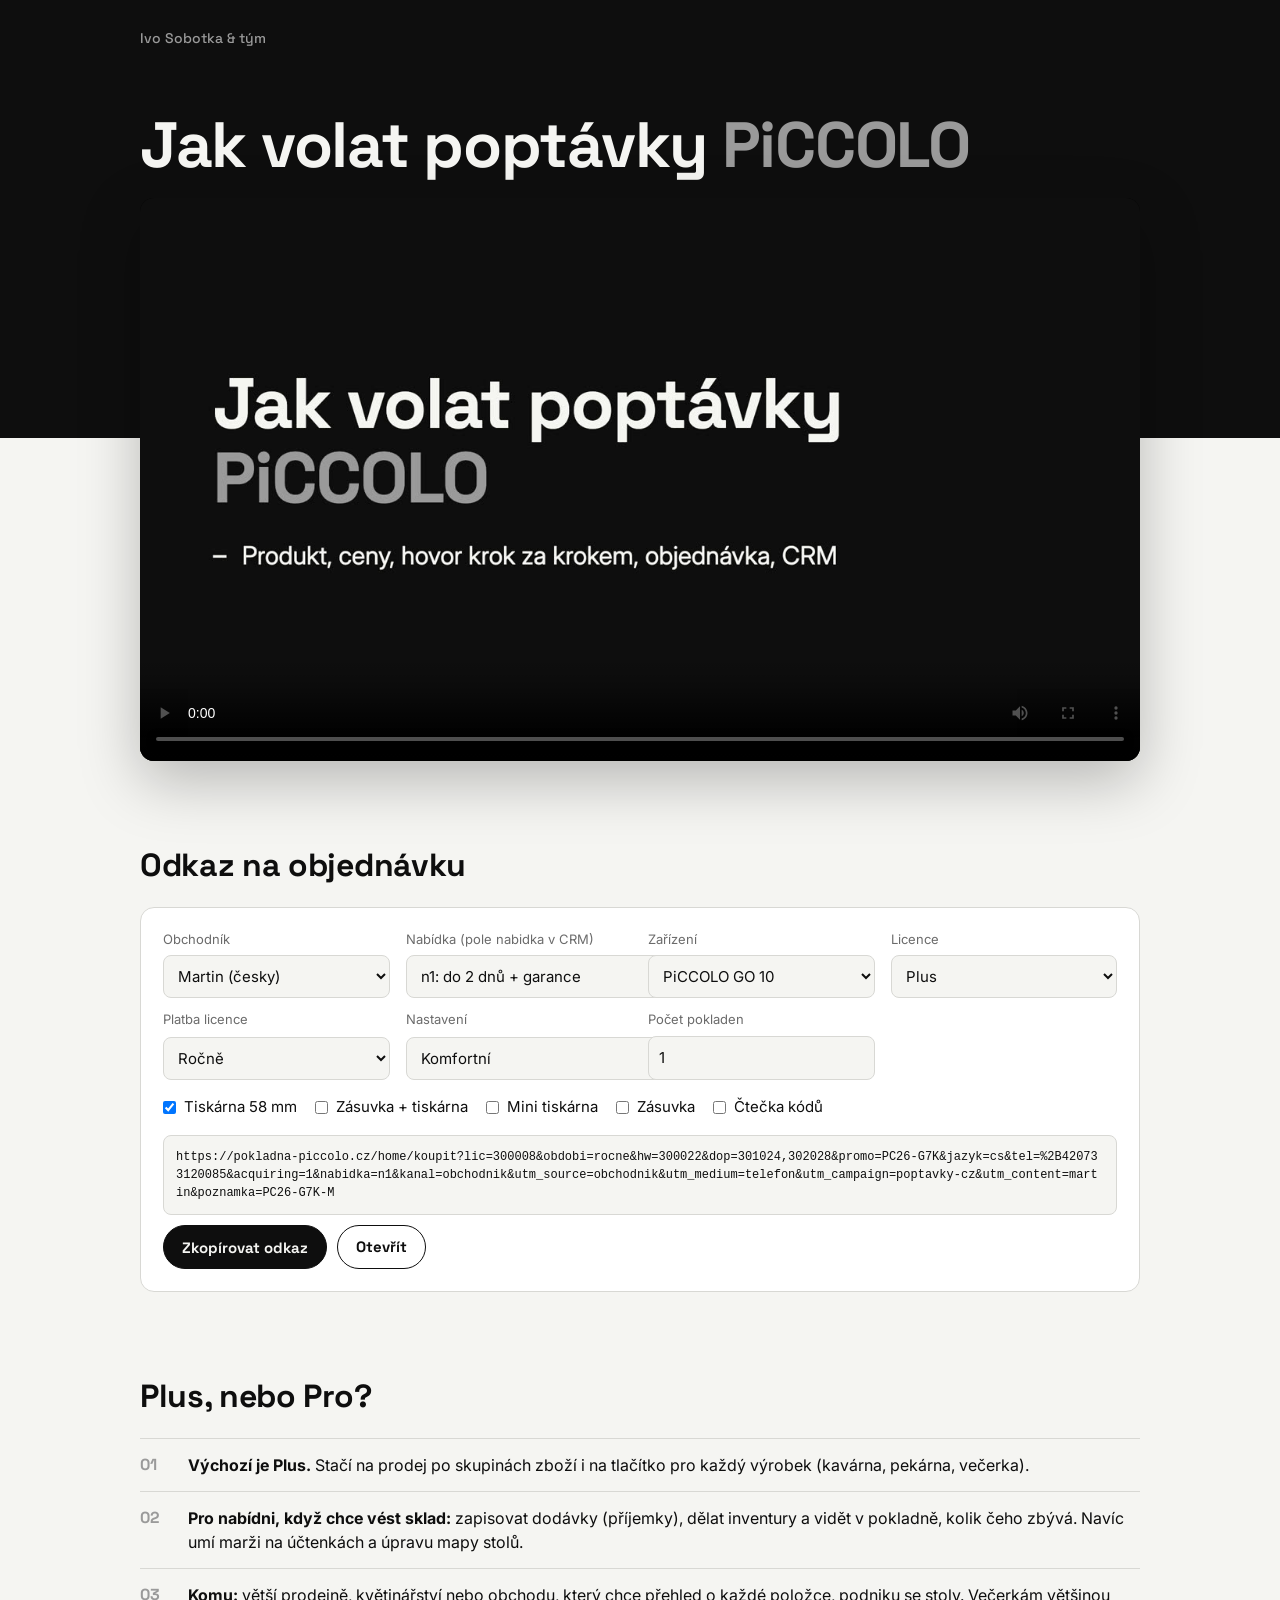
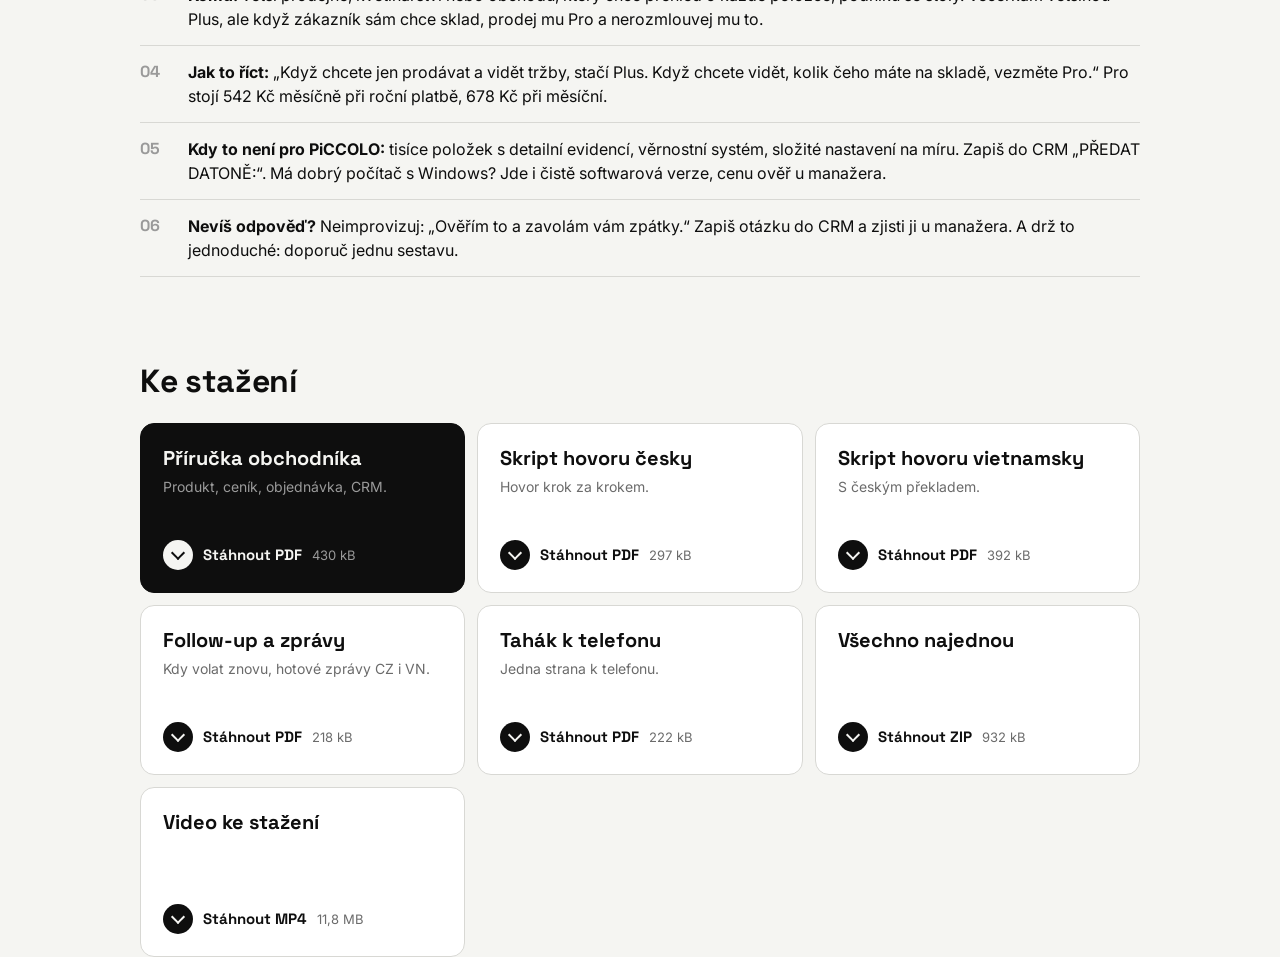
<file: piccolo-obchodnik-59xdw/index.html>
<!DOCTYPE html>
<html lang="cs">
<head>
<meta charset="utf-8">
<meta name="viewport" content="width=device-width, initial-scale=1, viewport-fit=cover">
<title>PiCCOLO: podklady pro obchodníka</title>
<meta name="robots" content="noindex, nofollow, noarchive">
<meta name="referrer" content="no-referrer">
<meta name="theme-color" content="#0E0E0E">
<link rel="icon" href="/favicon.svg" type="image/svg+xml">
<link rel="preconnect" href="https://fonts.googleapis.com">
<link rel="preconnect" href="https://fonts.gstatic.com" crossorigin>
<link href="https://fonts.googleapis.com/css2?family=Space+Grotesk:wght@500;700&family=Inter:wght@400;500;600&display=swap" rel="stylesheet">
<style>
:root{--ink:#0E0E0E;--paper:#F5F5F2;--white:#fff;--g1:#9A9A9A;--g2:#6B6B6B;--line:#D8D8D4;--line-d:#2A2A2A;--display:"Space Grotesk",system-ui,sans-serif;--text:Inter,system-ui,sans-serif}
*{box-sizing:border-box;margin:0;padding:0}
html{-webkit-text-size-adjust:100%}
body{background:var(--paper);color:var(--ink);font-family:var(--text);font-size:16px;line-height:1.5}
a{color:inherit}
.wrap{max-width:1080px;margin:0 auto;padding:0 clamp(16px,4vw,40px)}
header{background:var(--ink);color:var(--paper);padding:clamp(20px,3vw,28px) 0 clamp(150px,22vw,260px)}
.top{display:flex;justify-content:space-between;gap:16px;font-family:var(--display);font-weight:500;font-size:14px;color:var(--g1)}
h1{font-family:var(--display);font-weight:700;font-size:clamp(34px,6vw,64px);line-height:1.02;letter-spacing:-.02em;margin-top:clamp(36px,6vw,64px)}
h1 span{color:var(--g1)}
.lead{margin-top:16px;max-width:46ch;color:#cfcfcb;font-size:clamp(16px,1.8vw,19px)}
.video{margin-top:calc(-1 * clamp(130px,20vw,240px));position:relative}
video{display:block;width:100%;aspect-ratio:16/9;background:#000;border-radius:14px;box-shadow:0 20px 60px rgba(0,0,0,.25)}
.meta{display:flex;flex-wrap:wrap;gap:8px 20px;margin-top:12px;font-size:14px;color:var(--g2)}
h2{font-family:var(--display);font-weight:700;font-size:clamp(24px,3vw,32px);letter-spacing:-.01em;margin:clamp(48px,7vw,80px) 0 18px}
.grid{display:grid;grid-template-columns:repeat(auto-fill,minmax(300px,1fr));gap:12px}
.dl{display:flex;flex-direction:column;justify-content:space-between;gap:18px;background:var(--white);border:1px solid var(--line);border-radius:14px;padding:22px;text-decoration:none;min-height:170px;transition:border-color .15s,transform .15s}
.dl:hover{border-color:var(--ink);transform:translateY(-2px)}
.dl.main{background:var(--ink);color:var(--paper);border-color:var(--ink)}
.dl h3{font-family:var(--display);font-weight:700;font-size:20px;line-height:1.2}
.dl p{font-size:14px;color:var(--g2);margin-top:6px}
.dl.main p{color:var(--g1)}
.btn{display:inline-flex;align-items:center;gap:10px;font-family:var(--display);font-weight:700;font-size:15px}
.btn small{font-family:var(--text);font-weight:400;color:var(--g2);font-size:13px}
.dl.main .btn small{color:var(--g1)}
.btn i{display:inline-block;width:30px;height:30px;border-radius:50%;background:var(--ink);position:relative;flex:none}
.dl.main .btn i{background:var(--paper)}
.btn i:after{content:"";position:absolute;left:50%;top:44%;width:8px;height:8px;border-right:2px solid var(--paper);border-bottom:2px solid var(--paper);transform:translate(-50%,-50%) rotate(45deg)}
.dl.main .btn i:after{border-color:var(--ink)}
.steps{list-style:none;counter-reset:s;border-top:1px solid var(--line)}
.steps li{counter-increment:s;display:grid;grid-template-columns:48px 1fr;padding:14px 0;border-bottom:1px solid var(--line)}
.steps li:before{content:counter(s,decimal-leading-zero);font-family:var(--display);font-weight:700;color:var(--g1)}
.odkaz{background:var(--white);border:1px solid var(--line);border-radius:14px;padding:22px;display:grid;gap:16px}
.pole{display:grid;grid-template-columns:repeat(auto-fill,minmax(220px,1fr));gap:12px 16px}
.pole label{display:grid;gap:6px;font-size:13px;color:var(--g2)}
.pole select,.pole input[type=number]{font:inherit;font-size:15px;color:var(--ink);background:var(--paper);border:1px solid var(--line);border-radius:8px;padding:10px}
.doplnky{display:flex;flex-wrap:wrap;gap:8px 18px;font-size:15px}
.doplnky label{display:flex;gap:8px;align-items:center;cursor:pointer}
.vysl{display:grid;gap:10px}
.vysl output{display:block;font-family:ui-monospace,Menlo,monospace;font-size:12px;word-break:break-all;background:var(--paper);border:1px solid var(--line);border-radius:8px;padding:12px}
.akce{display:flex;flex-wrap:wrap;gap:10px}
.akce button,.akce a{font-family:var(--display);font-weight:700;font-size:15px;border-radius:999px;padding:10px 18px;border:1px solid var(--ink);background:var(--ink);color:var(--paper);cursor:pointer;text-decoration:none}
.akce a{background:transparent;color:var(--ink)}
footer{margin-top:clamp(56px,8vw,96px);padding:28px 0 40px;border-top:1px solid var(--line);font-size:13px;color:var(--g2)}
@media (max-width:560px){.top span:last-child{display:none}.grid{grid-template-columns:1fr}.dl{min-height:0}video{border-radius:10px}}
</style>
</head>
<body>
<header>
  <div class="wrap">
    <div class="top"><span>Ivo Sobotka &amp; tým</span></div>
    <h1>Jak volat poptávky <span>PiCCOLO</span></h1>
  </div>
</header>
<main class="wrap">
  <div class="video">
    <video controls playsinline preload="metadata" poster="soubory/nahled.jpg">
      <source src="soubory/PiCCOLO-zaskoleni-obchodnika.mp4" type="video/mp4">
    </video>
  </div>

  <h2>Odkaz na objednávku</h2>
  <form class="odkaz" id="odkaz" onsubmit="return false">
    <div class="pole">
      <label>Obchodník<select id="o-kdo"><option value="martin|cs|poptavky-cz|+420733120085">Martin (česky)</option><option value="david|vi|poptavky-vn|+420792333672">David (vietnamsky)</option><option value="ivo|cs|poptavky-cz|+420733120085">Ivo (česky)</option><option value="ivo|vi|poptavky-vn|+420792333672">Ivo (vietnamsky)</option></select></label>
      <label>Nabídka (pole nabidka v CRM)<select id="o-nab"><option value="n1|PC26-G7K">n1: do 2 dnů + garance</option><option value="n3|PC26-T9R">n3: 30 dní za 1 Kč</option><option value="n2|PC26-M4W">n2: 6 měsíců zdarma (jen roční Plus, do 6. 12.)</option></select></label>
      <label>Zařízení<select id="o-hw"><option value="300022">PiCCOLO GO 10</option><option value="300024">PiCCOLO D3 15"</option><option value="300029">Vlastní Android</option><option value="300039">Pokladna a terminál 2 v 1</option></select></label>
      <label>Licence<select id="o-lic"><option value="300008">Plus</option><option value="300007">Classic</option><option value="300011">PRO</option></select></label>
      <label>Platba licence<select id="o-obd"><option value="rocne">Ročně</option><option value="mesicne">Měsíčně</option></select></label>
      <label>Nastavení<select id="o-nast"><option value="302028">Komfortní</option><option value="302030">Komfortní na provozovně (3 400 Kč, jen GO 10)</option><option value="302027">Úvodní</option><option value="">Žádné</option></select></label>
      <label>Počet pokladen<input type="number" id="o-ks" min="1" max="20" value="1"></label>
    </div>
    <div class="doplnky">
      <label><input type="checkbox" value="301024" checked> Tiskárna 58 mm</label>
      <label><input type="checkbox" value="301026"> Zásuvka + tiskárna</label>
      <label><input type="checkbox" value="301027"> Mini tiskárna</label>
      <label><input type="checkbox" value="301025"> Zásuvka</label>
      <label><input type="checkbox" value="500027"> Čtečka kódů</label>
    </div>
    <div class="vysl">
      <output id="o-url"></output>
      <div class="akce"><button type="button" id="o-kopie">Zkopírovat odkaz</button><a id="o-otevrit" href="#" target="_blank" rel="noopener">Otevřít</a></div>
    </div>
  </form>
  <script>
  (function(){
    var f=document.getElementById('odkaz'),out=document.getElementById('o-url'),ot=document.getElementById('o-otevrit');
    function v(id){return document.getElementById(id).value}
    function stav(){
      var kdo=v('o-kdo').split('|'),nab=v('o-nab').split('|'),hw=v('o-hw'),dop=[];
      f.querySelectorAll('.doplnky input:checked').forEach(function(c){dop.push(c.value)});
      var nast=v('o-nast');
      if(nast)dop.push(nast);
      var q=new URLSearchParams({lic:v('o-lic'),obdobi:v('o-obd'),hw:hw});
      if(dop.length)q.set('dop',dop.join(','));
      var ks=Math.min(20,Math.max(1,parseInt(v('o-ks'),10)||1)); if(ks>1)q.set('ks',ks);
      if(nab[0]==='n2'){document.getElementById('o-lic').value='300008';document.getElementById('o-obd').value='rocne';q.set('lic','300008');q.set('obdobi','rocne');}
      q.set('promo',nab[1]);q.set('jazyk',kdo[1]);q.set('tel',kdo[3]);q.set('acquiring','1');
      q.set('nabidka',nab[0]);q.set('kanal','obchodnik');q.set('utm_source','obchodnik');q.set('utm_medium','telefon');
      q.set('utm_campaign',kdo[2]);q.set('utm_content',kdo[0]);
      q.set('poznamka',nab[1]+'-'+(kdo[1]==='vi'?'D':'M'));
      var u='https://pokladna-piccolo.cz/home/koupit?'+q.toString().replace(/%2C/g,',');
      out.textContent=u;ot.href=u;return u;
    }
    f.addEventListener('change',stav);f.addEventListener('input',stav);stav();
    document.getElementById('o-kopie').addEventListener('click',function(){
      var b=this,u=stav();
      (navigator.clipboard?navigator.clipboard.writeText(u):Promise.reject()).then(function(){b.textContent='Zkopírováno';setTimeout(function(){b.textContent='Zkopírovat odkaz'},1500)}).catch(function(){window.prompt('Zkopíruj odkaz:',u)});
    });
  })();
  </script>

  <h2>Plus, nebo Pro?</h2>
  <ol class="steps">
    <li><div><b>Výchozí je Plus.</b> Stačí na prodej po skupinách zboží i na tlačítko pro každý výrobek (kavárna, pekárna, večerka).</div></li>
    <li><div><b>Pro nabídni, když chce vést sklad:</b> zapisovat dodávky (příjemky), dělat inventury a vidět v pokladně, kolik čeho zbývá. Navíc umí marži na účtenkách a úpravu mapy stolů.</div></li>
    <li><div><b>Komu:</b> větší prodejně, květinářství nebo obchodu, který chce přehled o každé položce, podniku se stoly. Večerkám většinou Plus, ale když zákazník sám chce sklad, prodej mu Pro a nerozmlouvej mu to.</div></li>
    <li><div><b>Jak to říct:</b> „Když chcete jen prodávat a vidět tržby, stačí Plus. Když chcete vidět, kolik čeho máte na skladě, vezměte Pro.“ Pro stojí 542 Kč měsíčně při roční platbě, 678 Kč při měsíční.</div></li>
    <li><div><b>Kdy to není pro PiCCOLO:</b> tisíce položek s detailní evidencí, věrnostní systém, složité nastavení na míru. Zapiš do CRM „PŘEDAT DATONĚ:“. Má dobrý počítač s Windows? Jde i čistě softwarová verze, cenu ověř u manažera.</div></li>
    <li><div><b>Nevíš odpověď?</b> Neimprovizuj: „Ověřím to a zavolám vám zpátky.“ Zapiš otázku do CRM a zjisti ji u manažera. A drž to jednoduché: doporuč jednu sestavu.</div></li>
  </ol>

  <h2>Ke stažení</h2>
  <div class="grid">
    <a class="dl main" href="soubory/PiCCOLO-prirucka-obchodnika.pdf" download><div><h3>Příručka obchodníka</h3><p>Produkt, ceník, objednávka, CRM.</p></div><span class="btn"><i></i>Stáhnout PDF <small>430 kB</small></span></a>
    <a class="dl" href="soubory/PiCCOLO-skript-hovoru-cesky.pdf" download><div><h3>Skript hovoru česky</h3><p>Hovor krok za krokem.</p></div><span class="btn"><i></i>Stáhnout PDF <small>297 kB</small></span></a>
    <a class="dl" href="soubory/PiCCOLO-skript-hovoru-vietnamsky.pdf" download><div><h3>Skript hovoru vietnamsky</h3><p>S českým překladem.</p></div><span class="btn"><i></i>Stáhnout PDF <small>392 kB</small></span></a>
    <a class="dl" href="soubory/PiCCOLO-follow-up-a-zpravy.pdf" download><div><h3>Follow-up a zprávy</h3><p>Kdy volat znovu, hotové zprávy CZ i VN.</p></div><span class="btn"><i></i>Stáhnout PDF <small>218 kB</small></span></a>
    <a class="dl" href="soubory/PiCCOLO-tahak-k-telefonu.pdf" download><div><h3>Tahák k telefonu</h3><p>Jedna strana k telefonu.</p></div><span class="btn"><i></i>Stáhnout PDF <small>222 kB</small></span></a>
    <a class="dl" href="soubory/PiCCOLO-podklady-obchodnika.zip" download><div><h3>Všechno najednou</h3></div><span class="btn"><i></i>Stáhnout ZIP <small>932 kB</small></span></a>
    <a class="dl" href="soubory/PiCCOLO-zaskoleni-obchodnika.mp4" download><div><h3>Video ke stažení</h3></div><span class="btn"><i></i>Stáhnout MP4 <small>11,8 MB</small></span></a>
  </div>
</main>
</body>
</html>
</file>
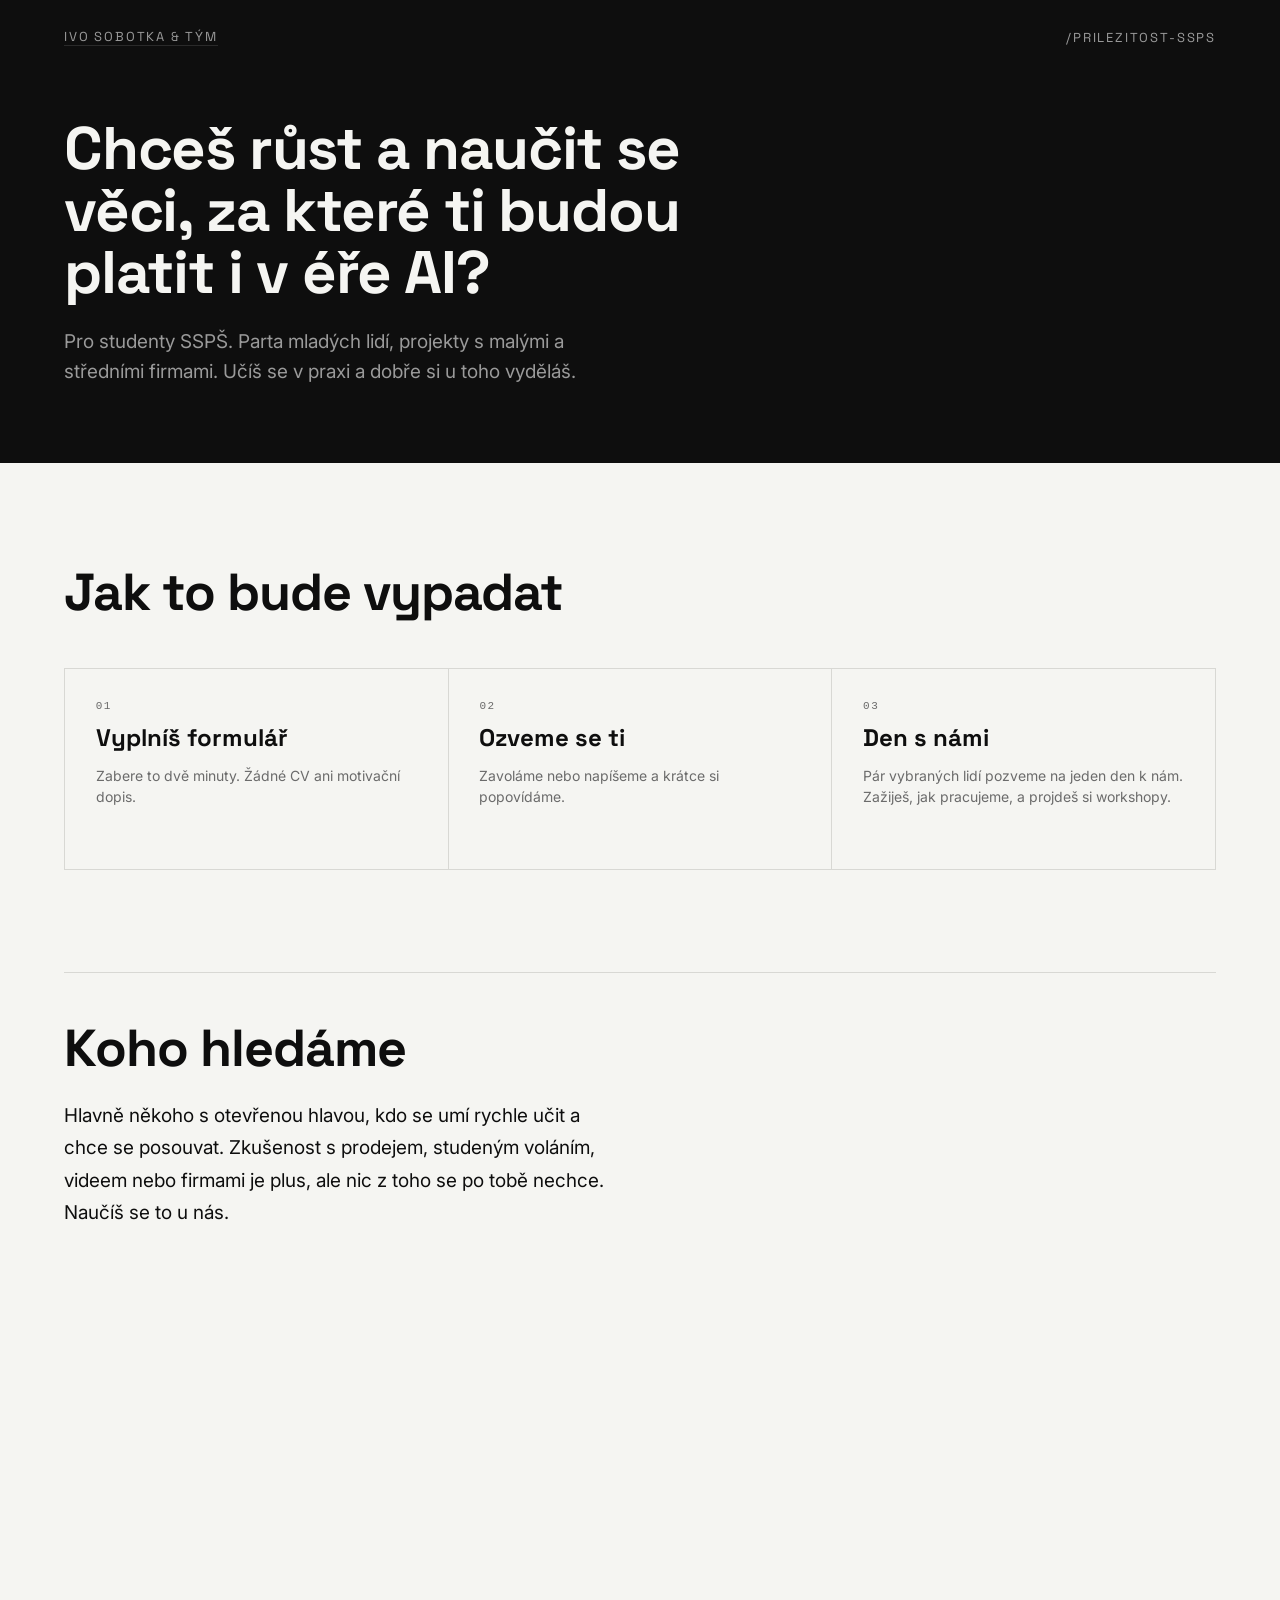
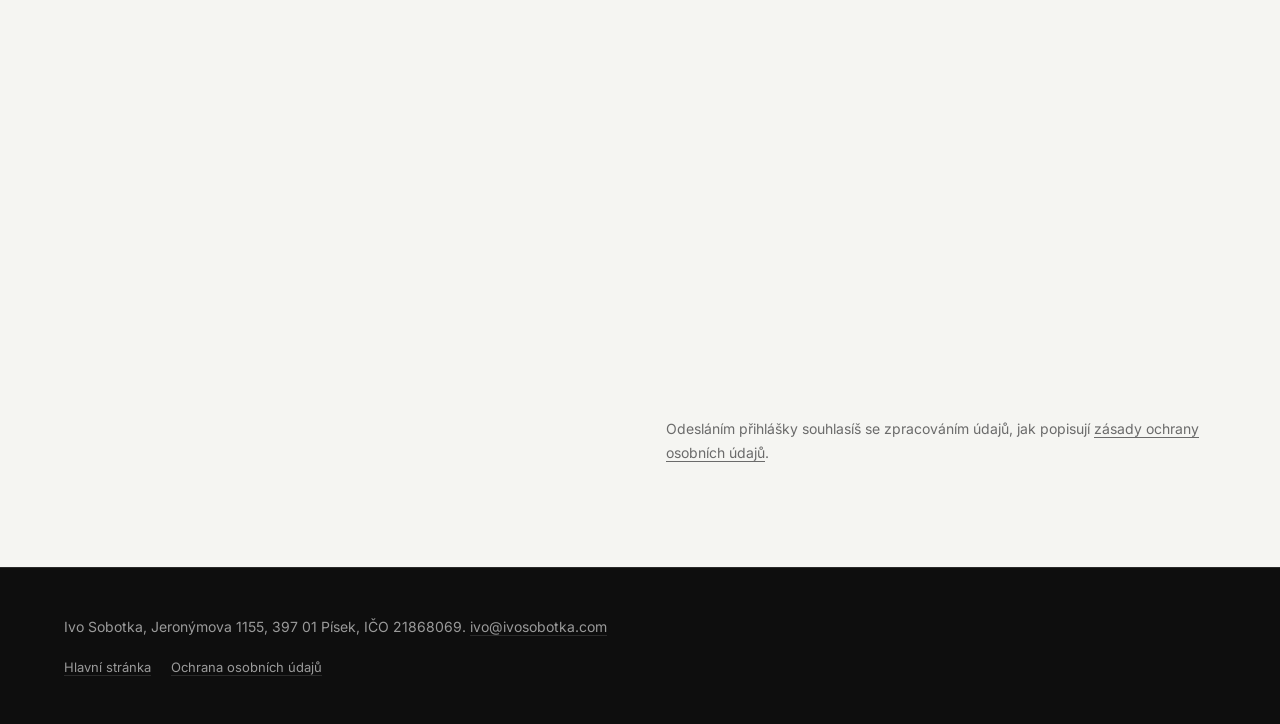
<file: prilezitost-ssps/index.html>
<!DOCTYPE html>
<html lang="cs">
<head>
<meta charset="utf-8">
<meta name="viewport" content="width=device-width, initial-scale=1, viewport-fit=cover">
<title>Příležitost pro studenty SSPŠ — Ivo Sobotka &amp; tým</title>
<meta name="description" content="Příležitost pro studenty Smíchovské střední průmyslové školy: parta mladých lidí, která pomáhá firmám růst. Vyplň krátký formulář.">
<meta name="robots" content="noindex">
<meta name="theme-color" content="#0E0E0E">
<link rel="icon" href="/favicon.svg" type="image/svg+xml">
<link rel="apple-touch-icon" href="/apple-touch-icon.png">
<link rel="preconnect" href="https://fonts.googleapis.com">
<link rel="preconnect" href="https://fonts.gstatic.com" crossorigin>
<link href="https://fonts.googleapis.com/css2?family=Space+Grotesk:wght@500;700&family=Inter:wght@400;500&display=swap" rel="stylesheet">
<link rel="stylesheet" href="/assets/style.css?v=202610120130">
</head>
<body>

<header class="page-head dark">
  <div class="topbar">
    <a href="/" style="color:#9A9A9A;border-bottom-color:#2A2A2A">Ivo Sobotka &amp; tým</a>
    <span>/prilezitost-ssps</span>
  </div>
  <div class="about" style="margin-top:clamp(40px,6vw,72px)">
    <div style="display:flex;flex-direction:column;gap:clamp(16px,2vw,24px)">
      <h1>Chceš růst a naučit se věci, za které ti budou platit i v éře AI?</h1>
      <p class="hero__lead">Pro studenty SSPŠ. Parta mladých lidí, projekty s malými a středními firmami. Učíš se v praxi a dobře si u toho vyděláš.</p>
    </div>
  </div>
</header>

<main>
<section class="section light">
  <h2 class="h2">Jak to bude vypadat</h2>
  <div class="steps" style="border:1px solid #D8D8D4">
    <div class="step">
      <div class="step__n">01</div>
      <div class="step__t">Vyplníš formulář</div>
      <p class="step__d">Zabere to dvě minuty. Žádné CV ani motivační dopis.</p>
    </div>
    <div class="step">
      <div class="step__n">02</div>
      <div class="step__t">Ozveme se ti</div>
      <p class="step__d">Zavoláme nebo napíšeme a krátce si popovídáme.</p>
    </div>
    <div class="step">
      <div class="step__n">03</div>
      <div class="step__t">Den s námi</div>
      <p class="step__d">Pár vybraných lidí pozveme na jeden den k nám. Zažiješ, jak pracujeme, a projdeš si workshopy.</p>
    </div>
  </div>
</section>

<section class="light" style="padding:0 var(--pad-x) clamp(56px,8vw,104px)">
  <div class="reveal__grid" style="grid-template-columns:repeat(auto-fit,minmax(min(100%,280px),1fr))">
    <div style="display:flex;flex-direction:column;gap:clamp(16px,2vw,24px)">
      <h2 class="h2" style="margin:0">Koho hledáme</h2>
      <p class="prose" style="margin:0;font-size:clamp(16px,1.7vw,19px)">Hlavně někoho s otevřenou hlavou, kdo se umí rychle učit a chce se posouvat. Zkušenost s prodejem, studeným voláním, videem nebo firmami je plus, ale nic z toho se po tobě nechce. Naučíš se to u nás.</p>
    </div>
    <div style="min-width:0">
      <div class="book__cal" style="min-height:980px;max-width:none">
        <iframe src="https://api.leadconnectorhq.com/widget/form/hdk6kSkqbYbO8LasxoVc" id="inline-hdk6kSkqbYbO8LasxoVc" title="Příležitost SSPŠ — přihláška" scrolling="no" style="min-height:980px"></iframe>
        <noscript><div class="book__fallback"><a href="https://api.leadconnectorhq.com/widget/form/hdk6kSkqbYbO8LasxoVc">Otevřít formulář</a></div></noscript>
      </div>
      <p class="prose" style="margin:16px 0 0;font-size:14px;color:#6B6B6B">Odesláním přihlášky souhlasíš se zpracováním údajů, jak popisují <a href="/ochrana-osobnich-udaju/">zásady ochrany osobních údajů</a>.</p>
    </div>
  </div>
</section>
</main>

<footer class="footer dark" style="padding-bottom:clamp(32px,4vw,48px)">
  <div class="footer__addr">Ivo Sobotka, Jeronýmova 1155, 397 01 Písek, IČO 21868069. <a href="mailto:ivo@ivosobotka.com" style="color:inherit;border-bottom-color:#2A2A2A">ivo@ivosobotka.com</a></div>
  <div class="footer__links">
    <a href="/">Hlavní stránka</a>
    <a href="/ochrana-osobnich-udaju/">Ochrana osobních údajů</a>
  </div>
</footer>
<script src="https://link.msgsndr.com/js/form_embed.js" async></script>
</body>
</html>
</file>
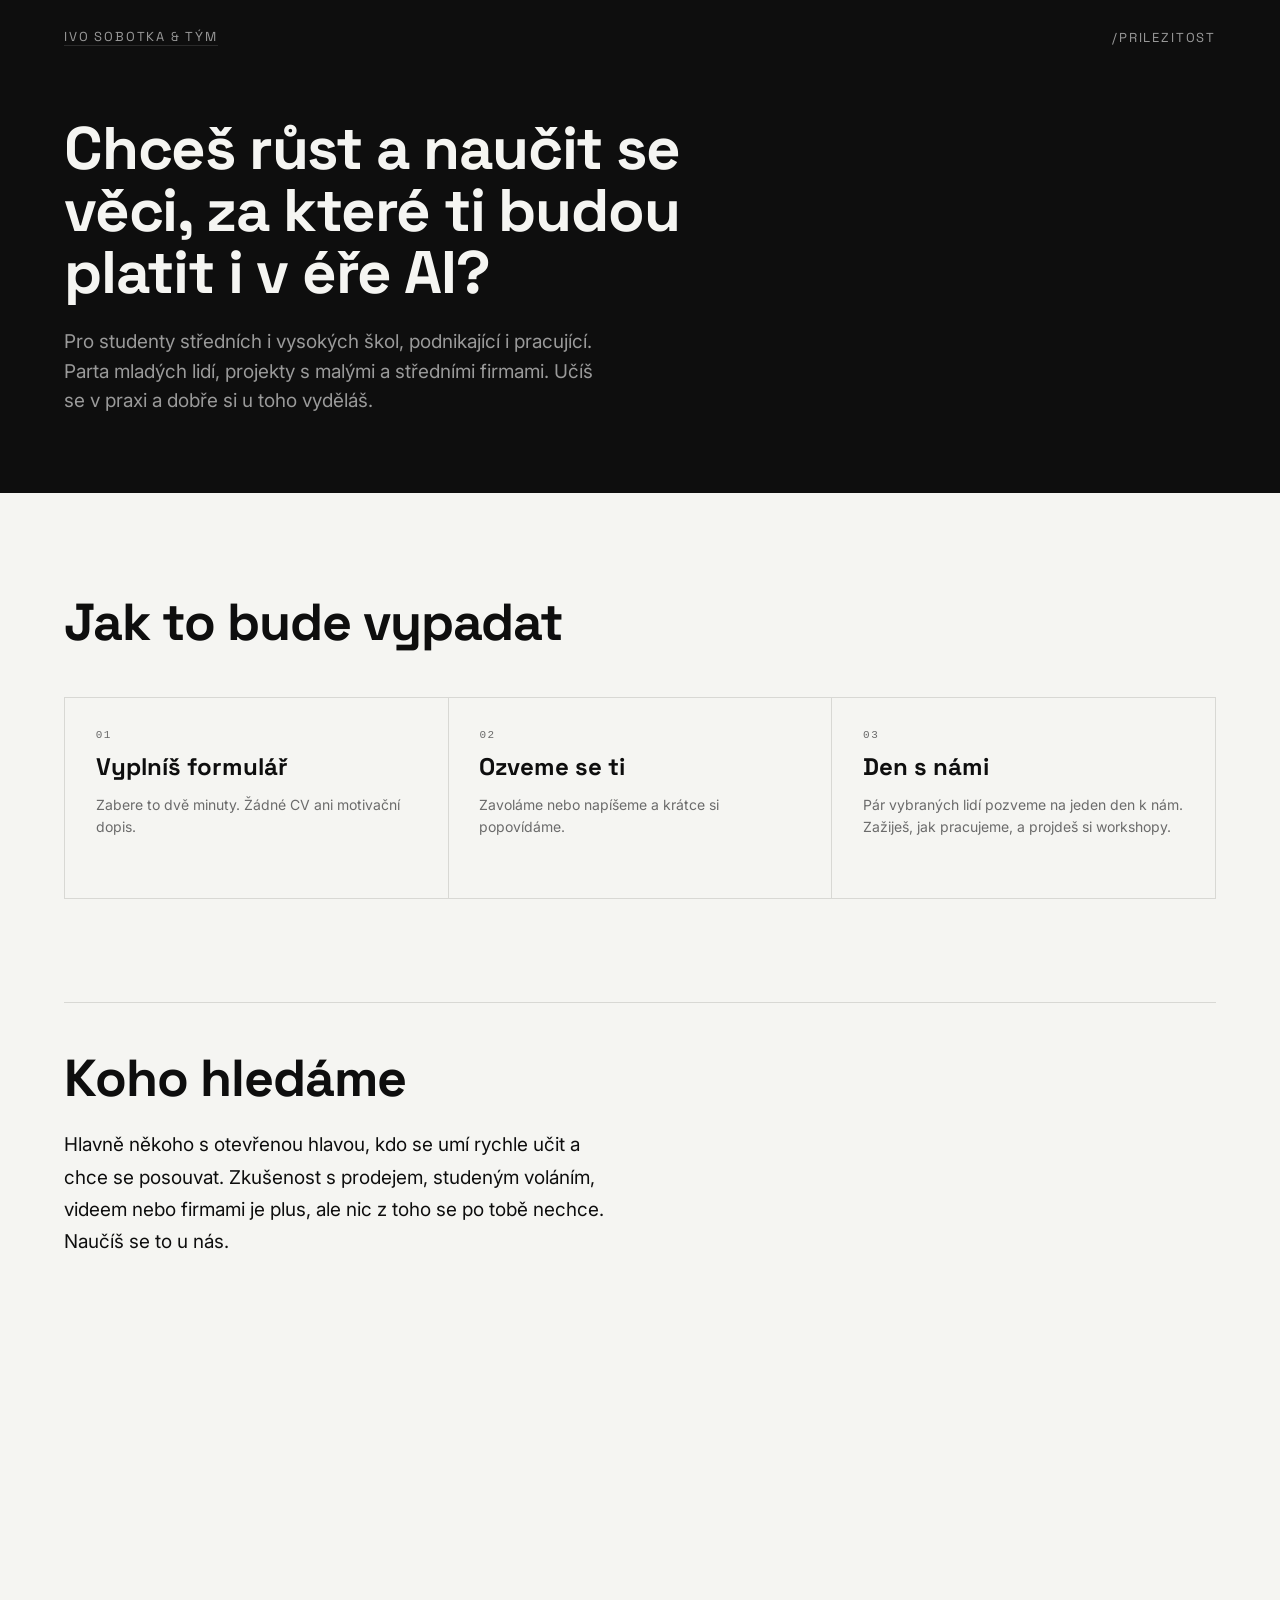
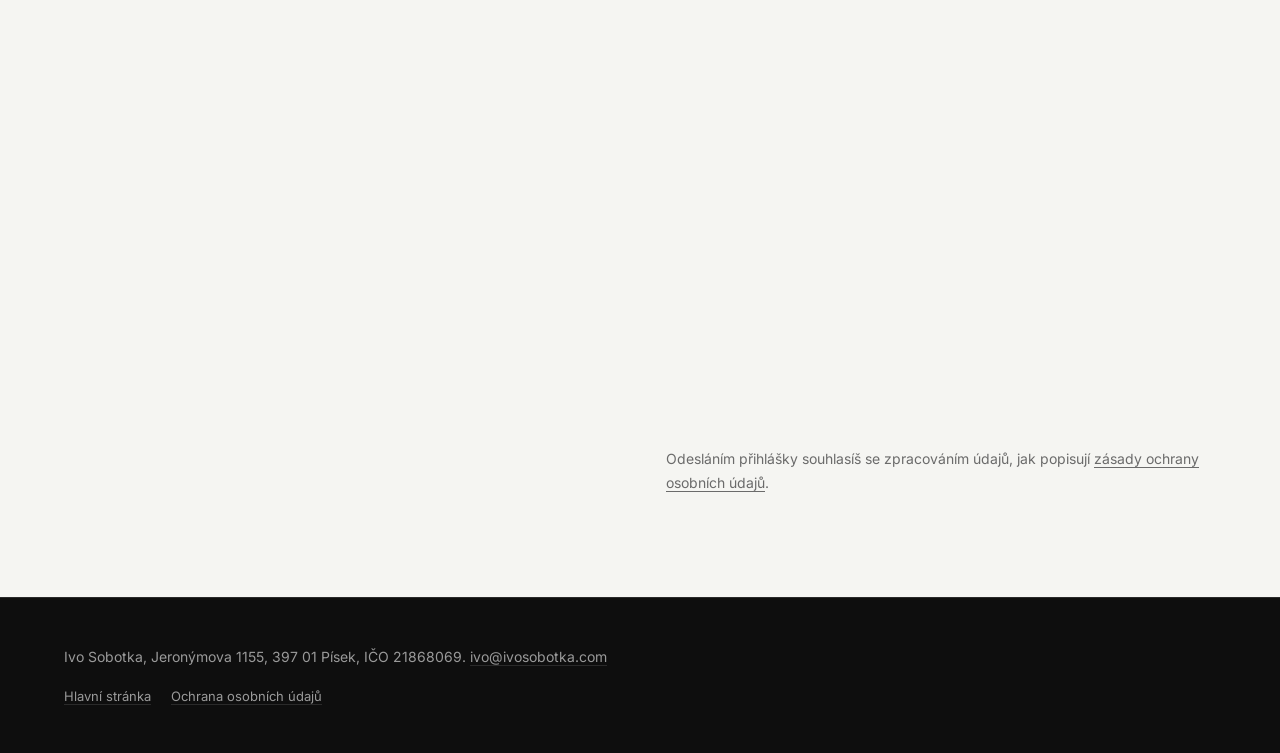
<file: prilezitost/index.html>
<!DOCTYPE html>
<html lang="cs">
<head>
<meta charset="utf-8">
<meta name="viewport" content="width=device-width, initial-scale=1, viewport-fit=cover">
<title>Příležitost — Ivo Sobotka &amp; tým</title>
<meta name="description" content="Příležitost pro studenty středních i vysokých škol, podnikající i pracující: parta mladých lidí, která pomáhá firmám růst. Vyplň krátký formulář.">
<meta name="robots" content="noindex">
<meta name="theme-color" content="#0E0E0E">
<link rel="icon" href="/favicon.svg" type="image/svg+xml">
<link rel="apple-touch-icon" href="/apple-touch-icon.png">
<link rel="preconnect" href="https://fonts.googleapis.com">
<link rel="preconnect" href="https://fonts.gstatic.com" crossorigin>
<link href="https://fonts.googleapis.com/css2?family=Space+Grotesk:wght@500;700&family=Inter:wght@400;500&display=swap" rel="stylesheet">
<link rel="stylesheet" href="/assets/style.css?v=202610120130">
</head>
<body>

<header class="page-head dark">
  <div class="topbar">
    <a href="/" style="color:#9A9A9A;border-bottom-color:#2A2A2A">Ivo Sobotka &amp; tým</a>
    <span>/prilezitost</span>
  </div>
  <div class="about" style="margin-top:clamp(40px,6vw,72px)">
    <div style="display:flex;flex-direction:column;gap:clamp(16px,2vw,24px)">
      <h1>Chceš růst a naučit se věci, za které ti budou platit i v éře AI?</h1>
      <p class="hero__lead">Pro studenty středních i vysokých škol, podnikající i pracující. Parta mladých lidí, projekty s malými a středními firmami. Učíš se v praxi a dobře si u toho vyděláš.</p>
    </div>
  </div>
</header>

<main>
<section class="section light">
  <h2 class="h2">Jak to bude vypadat</h2>
  <div class="steps" style="border:1px solid #D8D8D4">
    <div class="step">
      <div class="step__n">01</div>
      <div class="step__t">Vyplníš formulář</div>
      <p class="step__d">Zabere to dvě minuty. Žádné CV ani motivační dopis.</p>
    </div>
    <div class="step">
      <div class="step__n">02</div>
      <div class="step__t">Ozveme se ti</div>
      <p class="step__d">Zavoláme nebo napíšeme a krátce si popovídáme.</p>
    </div>
    <div class="step">
      <div class="step__n">03</div>
      <div class="step__t">Den s námi</div>
      <p class="step__d">Pár vybraných lidí pozveme na jeden den k nám. Zažiješ, jak pracujeme, a projdeš si workshopy.</p>
    </div>
  </div>
</section>

<section class="light" style="padding:0 var(--pad-x) clamp(56px,8vw,104px)">
  <div class="reveal__grid" style="grid-template-columns:repeat(auto-fit,minmax(min(100%,280px),1fr))">
    <div style="display:flex;flex-direction:column;gap:clamp(16px,2vw,24px)">
      <h2 class="h2" style="margin:0">Koho hledáme</h2>
      <p class="prose" style="margin:0;font-size:clamp(16px,1.7vw,19px)">Hlavně někoho s otevřenou hlavou, kdo se umí rychle učit a chce se posouvat. Zkušenost s prodejem, studeným voláním, videem nebo firmami je plus, ale nic z toho se po tobě nechce. Naučíš se to u nás.</p>
    </div>
    <div style="min-width:0">
      <div class="book__cal" style="min-height:980px;max-width:none">
        <iframe src="https://api.leadconnectorhq.com/widget/form/hdk6kSkqbYbO8LasxoVc" id="inline-hdk6kSkqbYbO8LasxoVc" title="Příležitost — přihláška" scrolling="no" style="min-height:980px"></iframe>
        <noscript><div class="book__fallback"><a href="https://api.leadconnectorhq.com/widget/form/hdk6kSkqbYbO8LasxoVc">Otevřít formulář</a></div></noscript>
      </div>
      <p class="prose" style="margin:16px 0 0;font-size:14px;color:#6B6B6B">Odesláním přihlášky souhlasíš se zpracováním údajů, jak popisují <a href="/ochrana-osobnich-udaju/">zásady ochrany osobních údajů</a>.</p>
    </div>
  </div>
</section>
</main>

<footer class="footer dark" style="padding-bottom:clamp(32px,4vw,48px)">
  <div class="footer__addr">Ivo Sobotka, Jeronýmova 1155, 397 01 Písek, IČO 21868069. <a href="mailto:ivo@ivosobotka.com" style="color:inherit;border-bottom-color:#2A2A2A">ivo@ivosobotka.com</a></div>
  <div class="footer__links">
    <a href="/">Hlavní stránka</a>
    <a href="/ochrana-osobnich-udaju/">Ochrana osobních údajů</a>
  </div>
</footer>
<script src="https://link.msgsndr.com/js/form_embed.js" async></script>
</body>
</html>
</file>
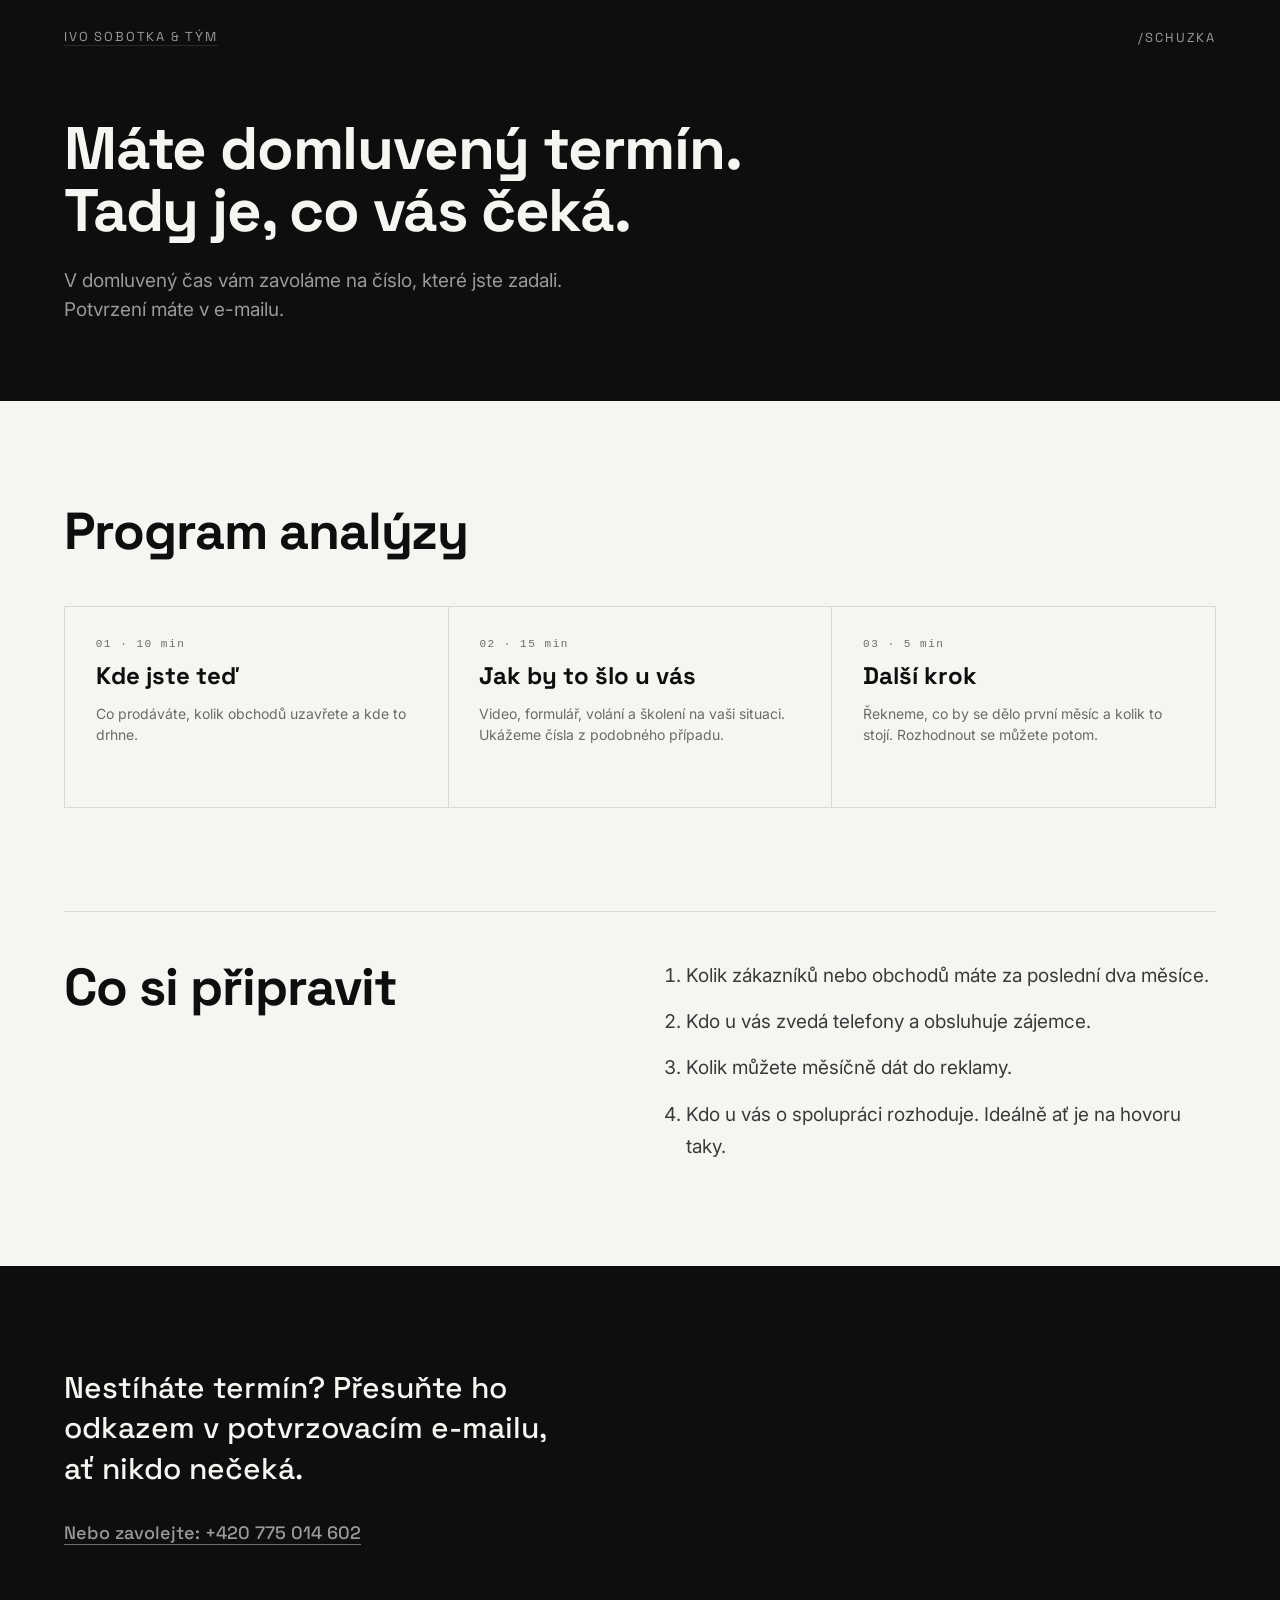
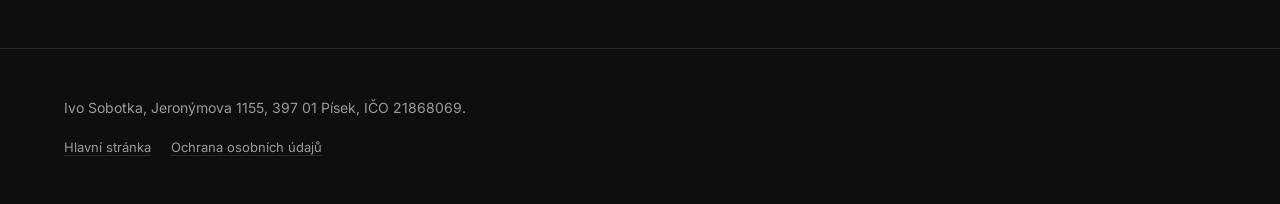
<file: schuzka/index.html>
<!DOCTYPE html>
<html lang="cs">
<head>
<meta charset="utf-8">
<meta name="viewport" content="width=device-width, initial-scale=1, viewport-fit=cover">
<title>Máte domluvený termín — Ivo Sobotka &amp; tým</title>
<meta name="description" content="Co vás čeká na úvodním hovoru s Ivem Sobotkou a co si připravit.">
<meta name="robots" content="noindex">
<meta name="theme-color" content="#0E0E0E">
<link rel="icon" href="/favicon.svg" type="image/svg+xml">
<link rel="apple-touch-icon" href="/apple-touch-icon.png">
<link rel="preconnect" href="https://fonts.googleapis.com">
<link rel="preconnect" href="https://fonts.gstatic.com" crossorigin>
<link href="https://fonts.googleapis.com/css2?family=Space+Grotesk:wght@500;700&family=Inter:wght@400;500&display=swap" rel="stylesheet">
<link rel="stylesheet" href="/assets/style.css?v=202610092134">
</head>
<body>

<header class="page-head dark">
  <div class="topbar">
    <a href="/" style="color:#9A9A9A;border-bottom-color:#2A2A2A">Ivo Sobotka &amp; tým</a>
    <span>/schuzka</span>
  </div>
  <div class="about" style="margin-top:clamp(40px,6vw,72px)">
    <div style="display:flex;flex-direction:column;gap:clamp(16px,2vw,24px)">
      <h1>Máte domluvený termín. Tady je, co vás čeká.</h1>
      <p class="hero__lead">V domluvený čas vám zavoláme na číslo, které jste zadali. Potvrzení máte v e-mailu.</p>
    </div>
    <div class="about__media" style="aspect-ratio:4/5;max-width:380px" hidden>
      <img data-data-src="/media/ivo.jpg" alt="Ivo Sobotka">
    </div>
  </div>
</header>

<main>
<section class="section light">
  <h2 class="h2">Program analýzy</h2>
  <div class="steps" style="border:1px solid #D8D8D4">
    <div class="step">
      <div class="step__n">01 · 10 min</div>
      <div class="step__t">Kde jste teď</div>
      <p class="step__d">Co prodáváte, kolik obchodů uzavřete a kde to drhne.</p>
    </div>
    <div class="step">
      <div class="step__n">02 · 15 min</div>
      <div class="step__t">Jak by to šlo u vás</div>
      <p class="step__d">Video, formulář, volání a školení na vaši situaci. Ukážeme čísla z podobného případu.</p>
    </div>
    <div class="step">
      <div class="step__n">03 · 5 min</div>
      <div class="step__t">Další krok</div>
      <p class="step__d">Řekneme, co by se dělo první měsíc a kolik to stojí. Rozhodnout se můžete potom.</p>
    </div>
  </div>
</section>

<section class="light" style="padding:0 var(--pad-x) clamp(56px,8vw,104px)">
  <div class="reveal__grid" style="grid-template-columns:repeat(auto-fit,minmax(min(100%,280px),1fr))">
    <h2 class="h2" style="margin:0">Co si připravit</h2>
    <ol class="prose" style="margin:0;padding-left:20px;display:flex;flex-direction:column;gap:14px;font-size:clamp(16px,1.7vw,19px)">
      <li>Kolik zákazníků nebo obchodů máte za poslední dva měsíce.</li>
      <li>Kdo u vás zvedá telefony a obsluhuje zájemce.</li>
      <li>Kolik můžete měsíčně dát do reklamy.</li>
      <li>Kdo u vás o spolupráci rozhoduje. Ideálně ať je na hovoru taky.</li>
    </ol>
  </div>
</section>

<section class="section dark" style="display:flex;flex-direction:column;gap:clamp(20px,3vw,32px)">
  <p class="stop__mid" style="max-width:26ch">Nestíháte termín? Přesuňte ho odkazem v potvrzovacím e-mailu, ať nikdo nečeká.</p>
  <a class="book__phone" href="tel:+420775014602">Nebo zavolejte: +420 775 014 602</a>
</section>
</main>

<footer class="footer dark" style="padding-bottom:clamp(32px,4vw,48px)">
  <div class="footer__addr">Ivo Sobotka, Jeronýmova 1155, 397 01 Písek, IČO 21868069.</div>
  <div class="footer__links">
    <a href="/">Hlavní stránka</a>
    <a href="/ochrana-osobnich-udaju/">Ochrana osobních údajů</a>
  </div>
</footer>
</body>
</html>
</file>
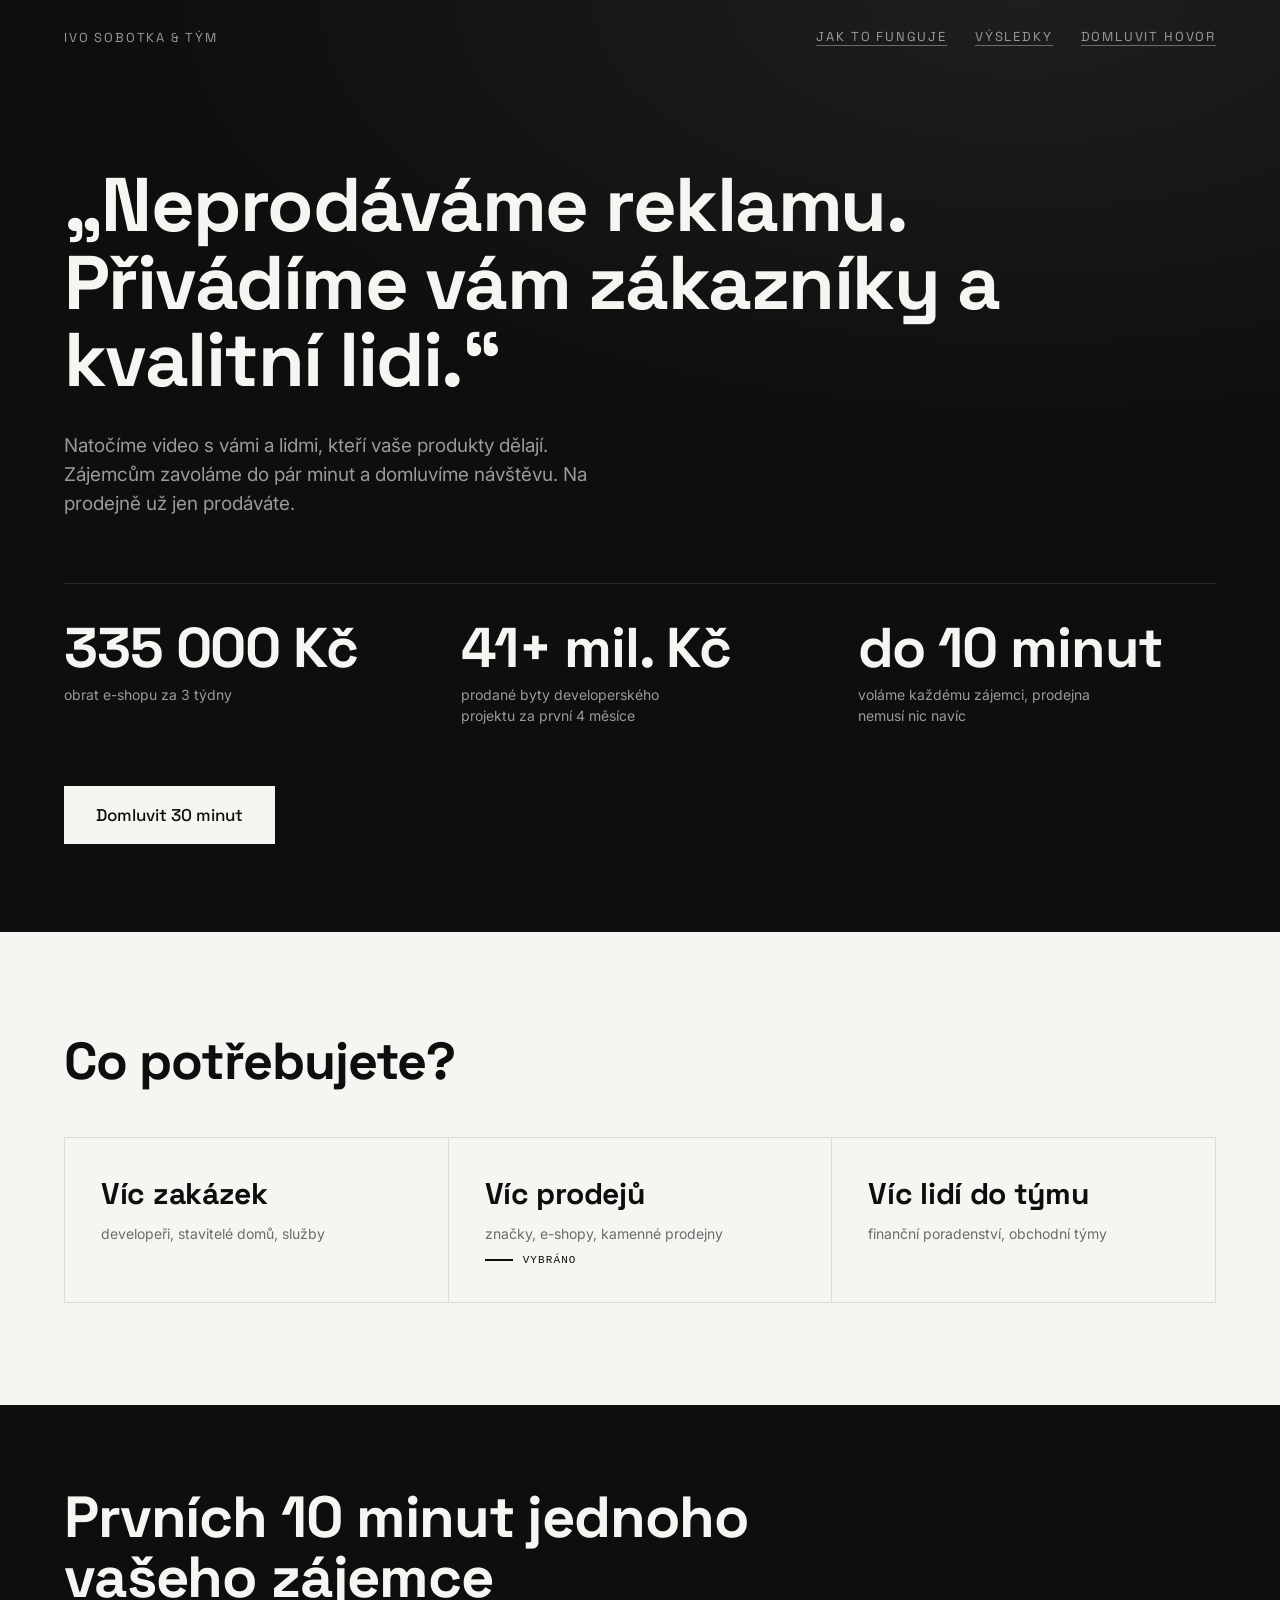
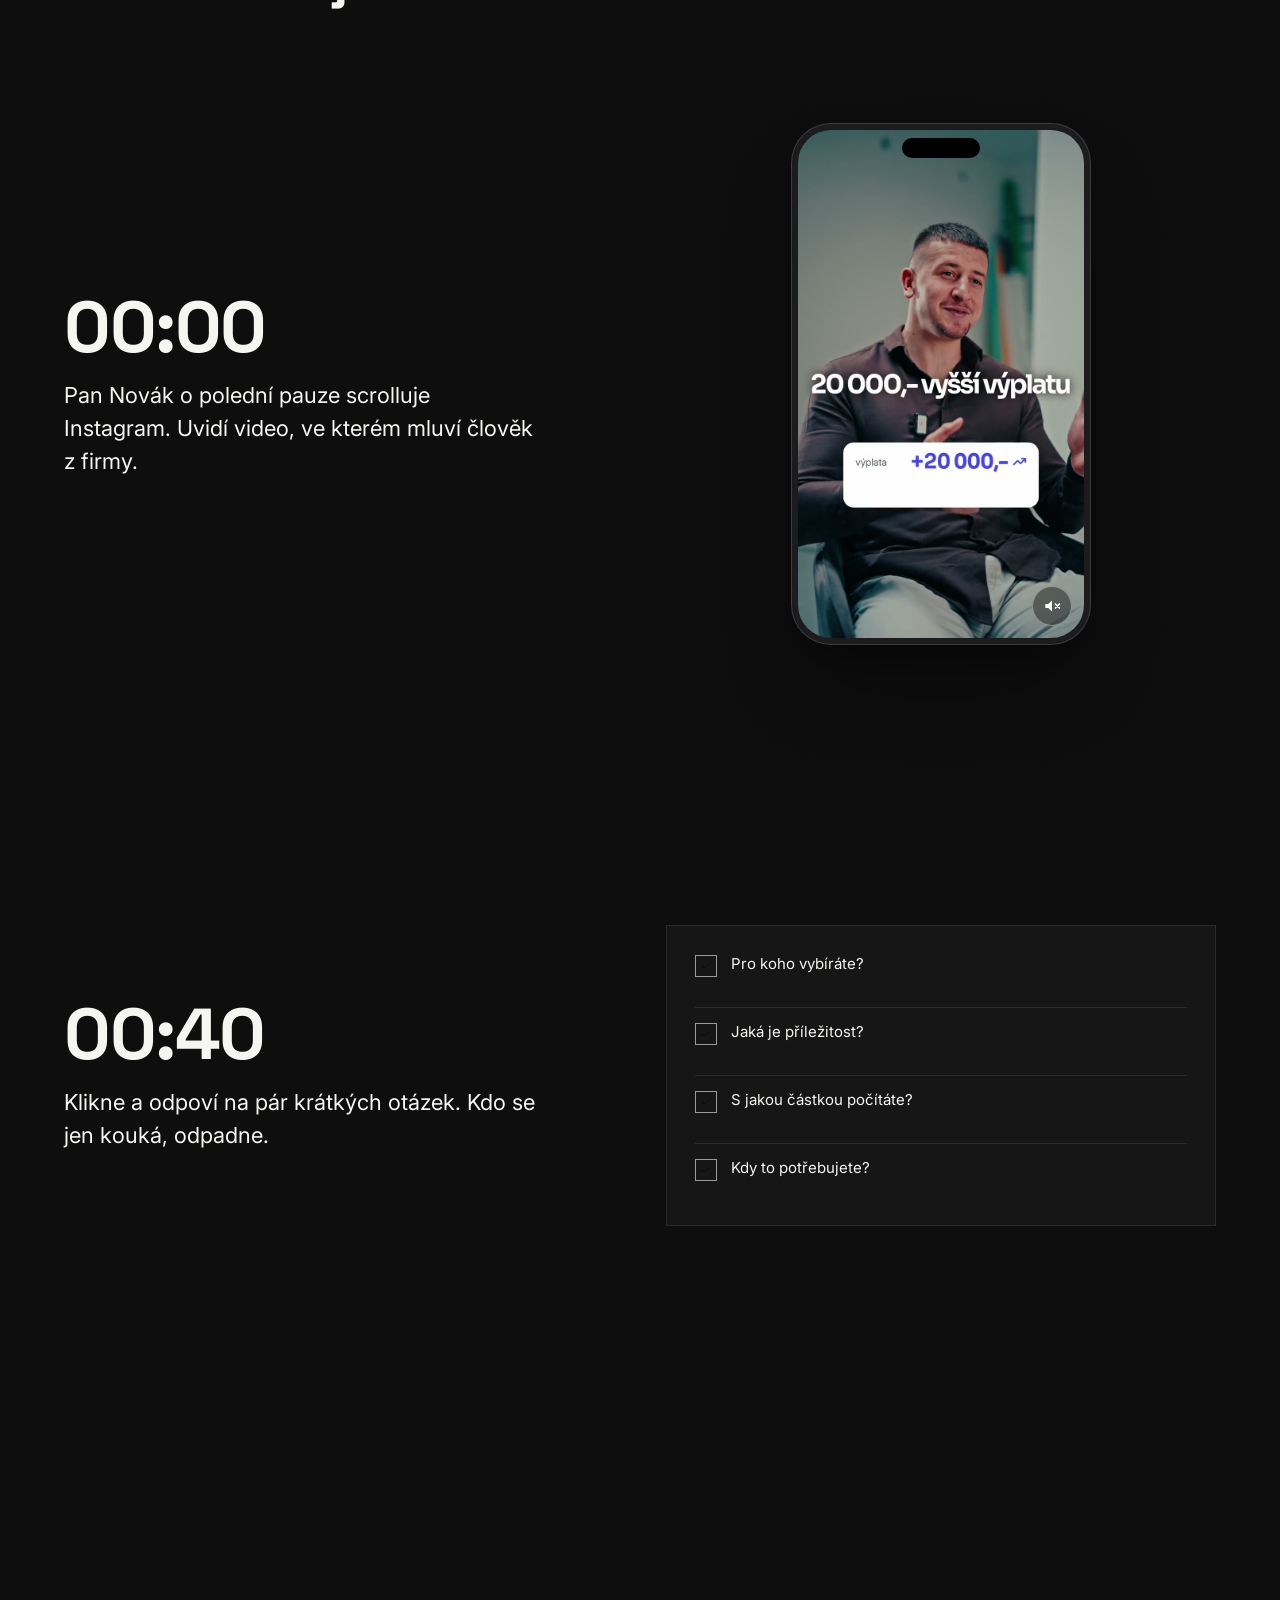
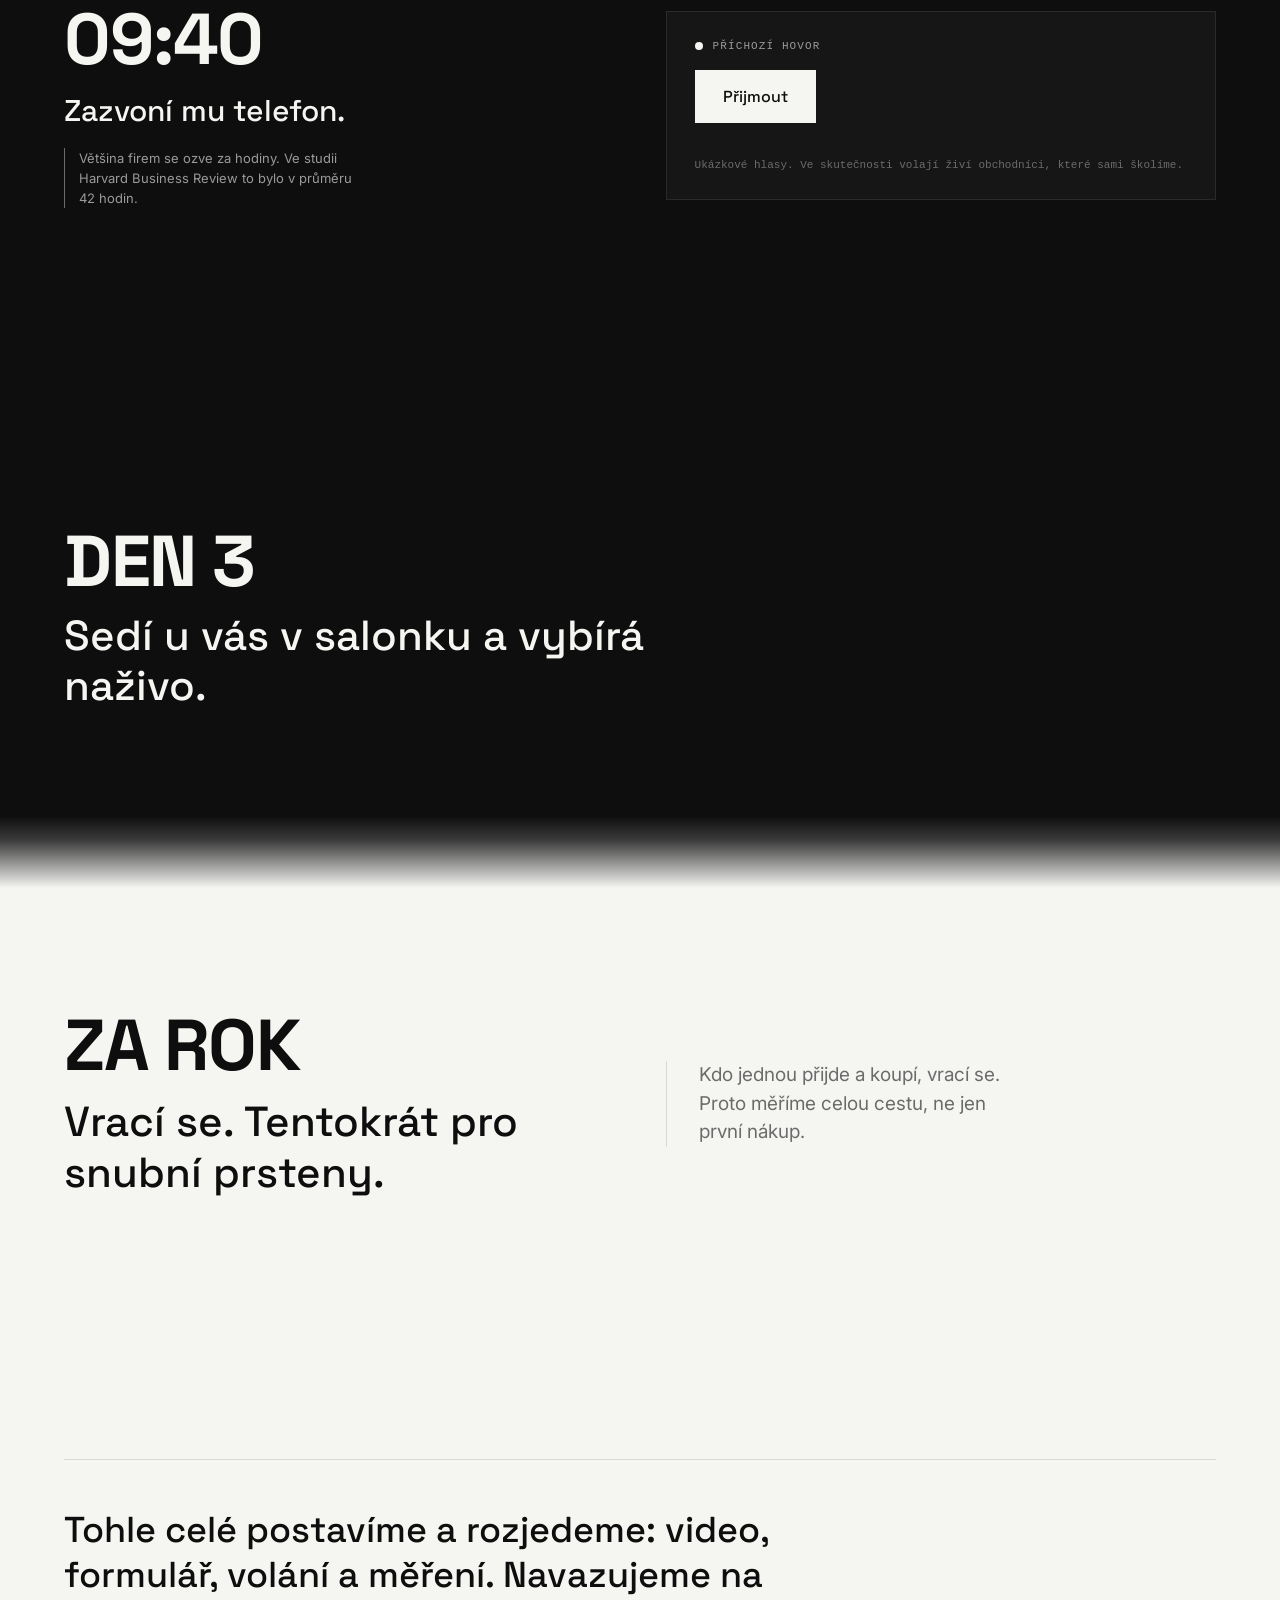
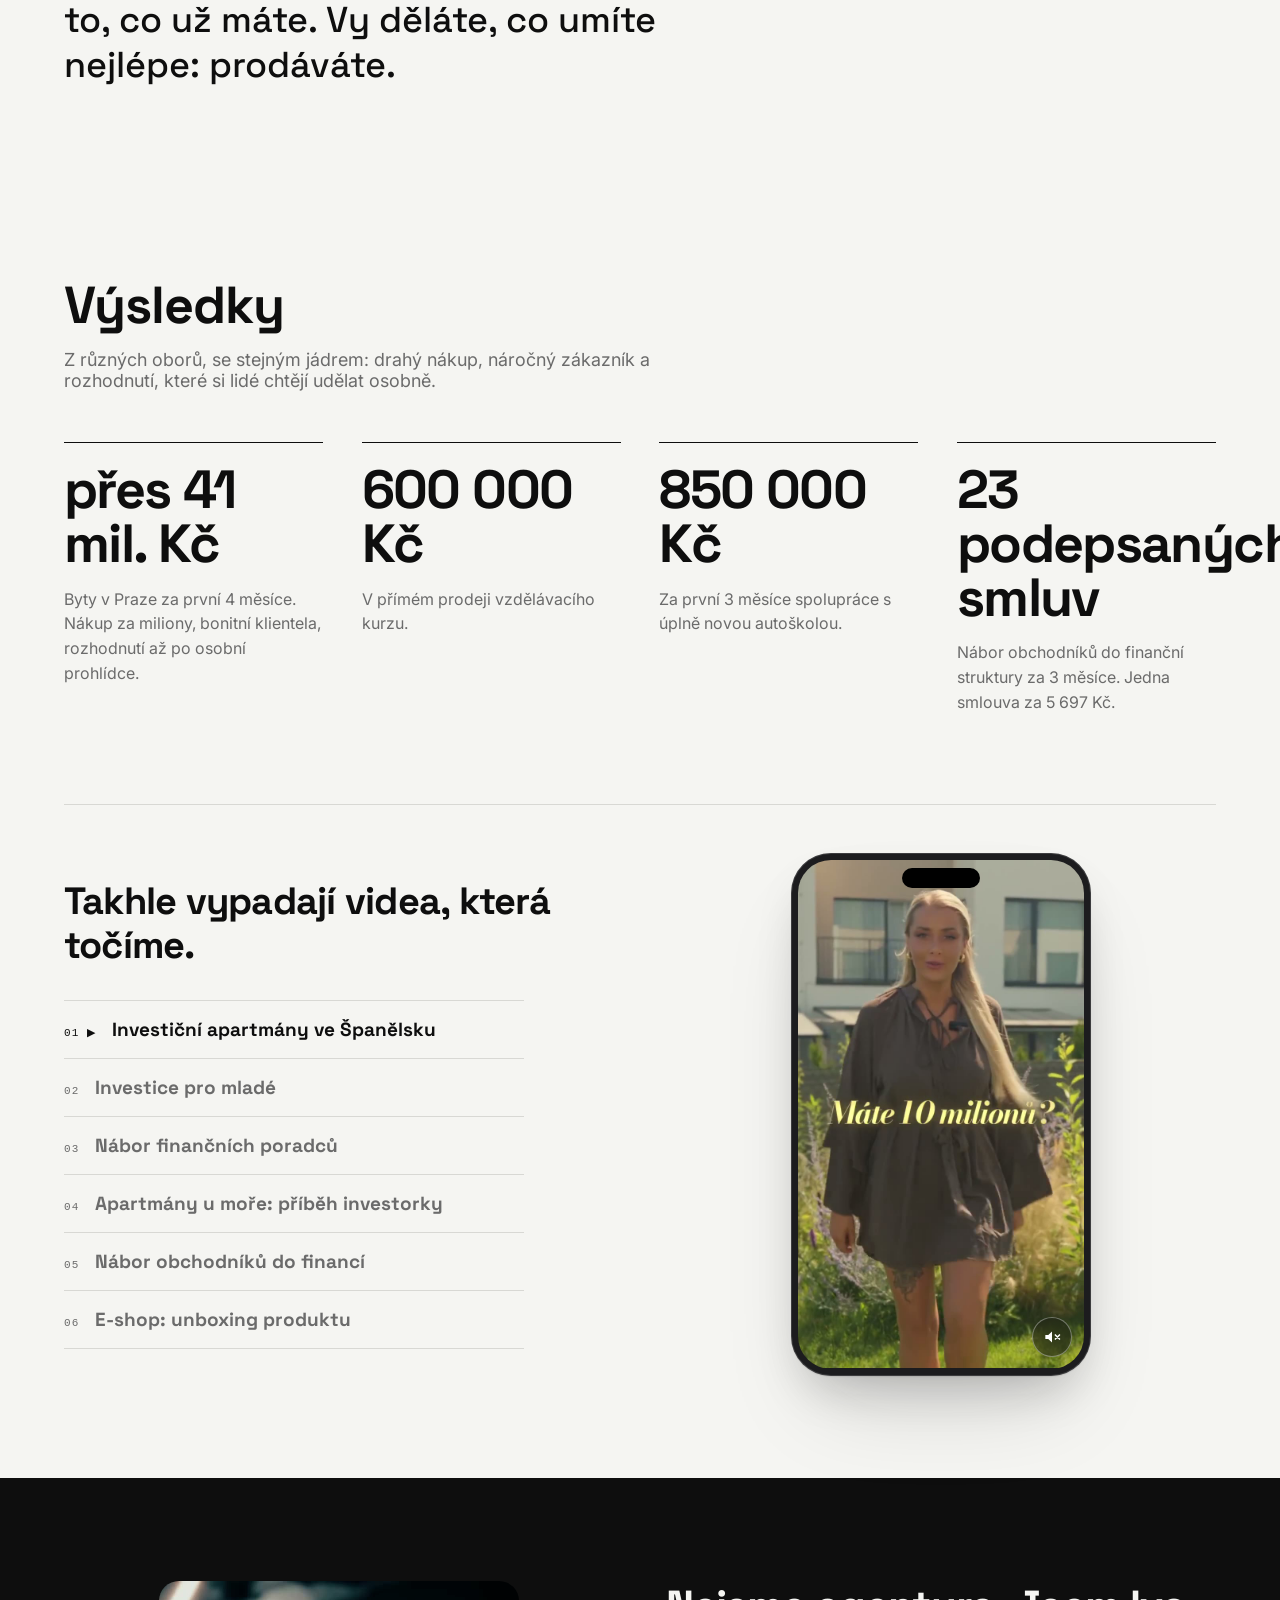
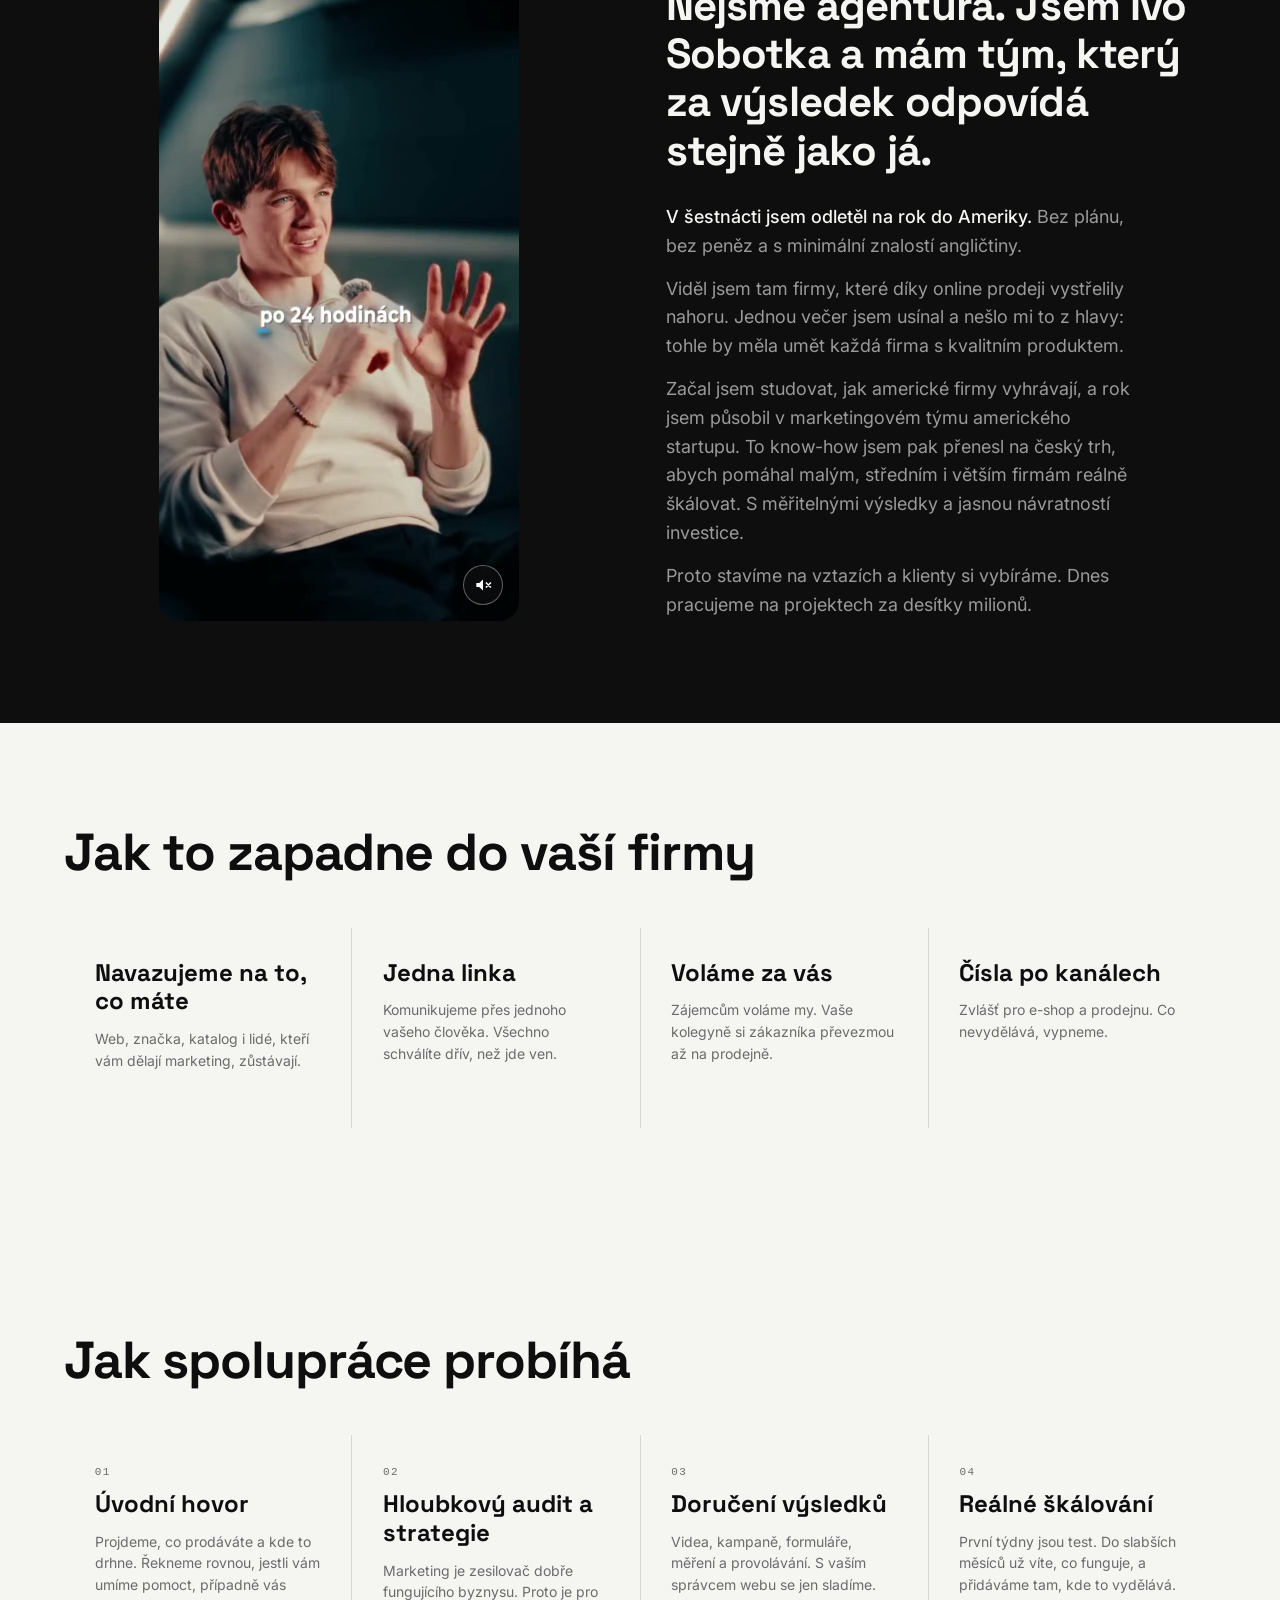
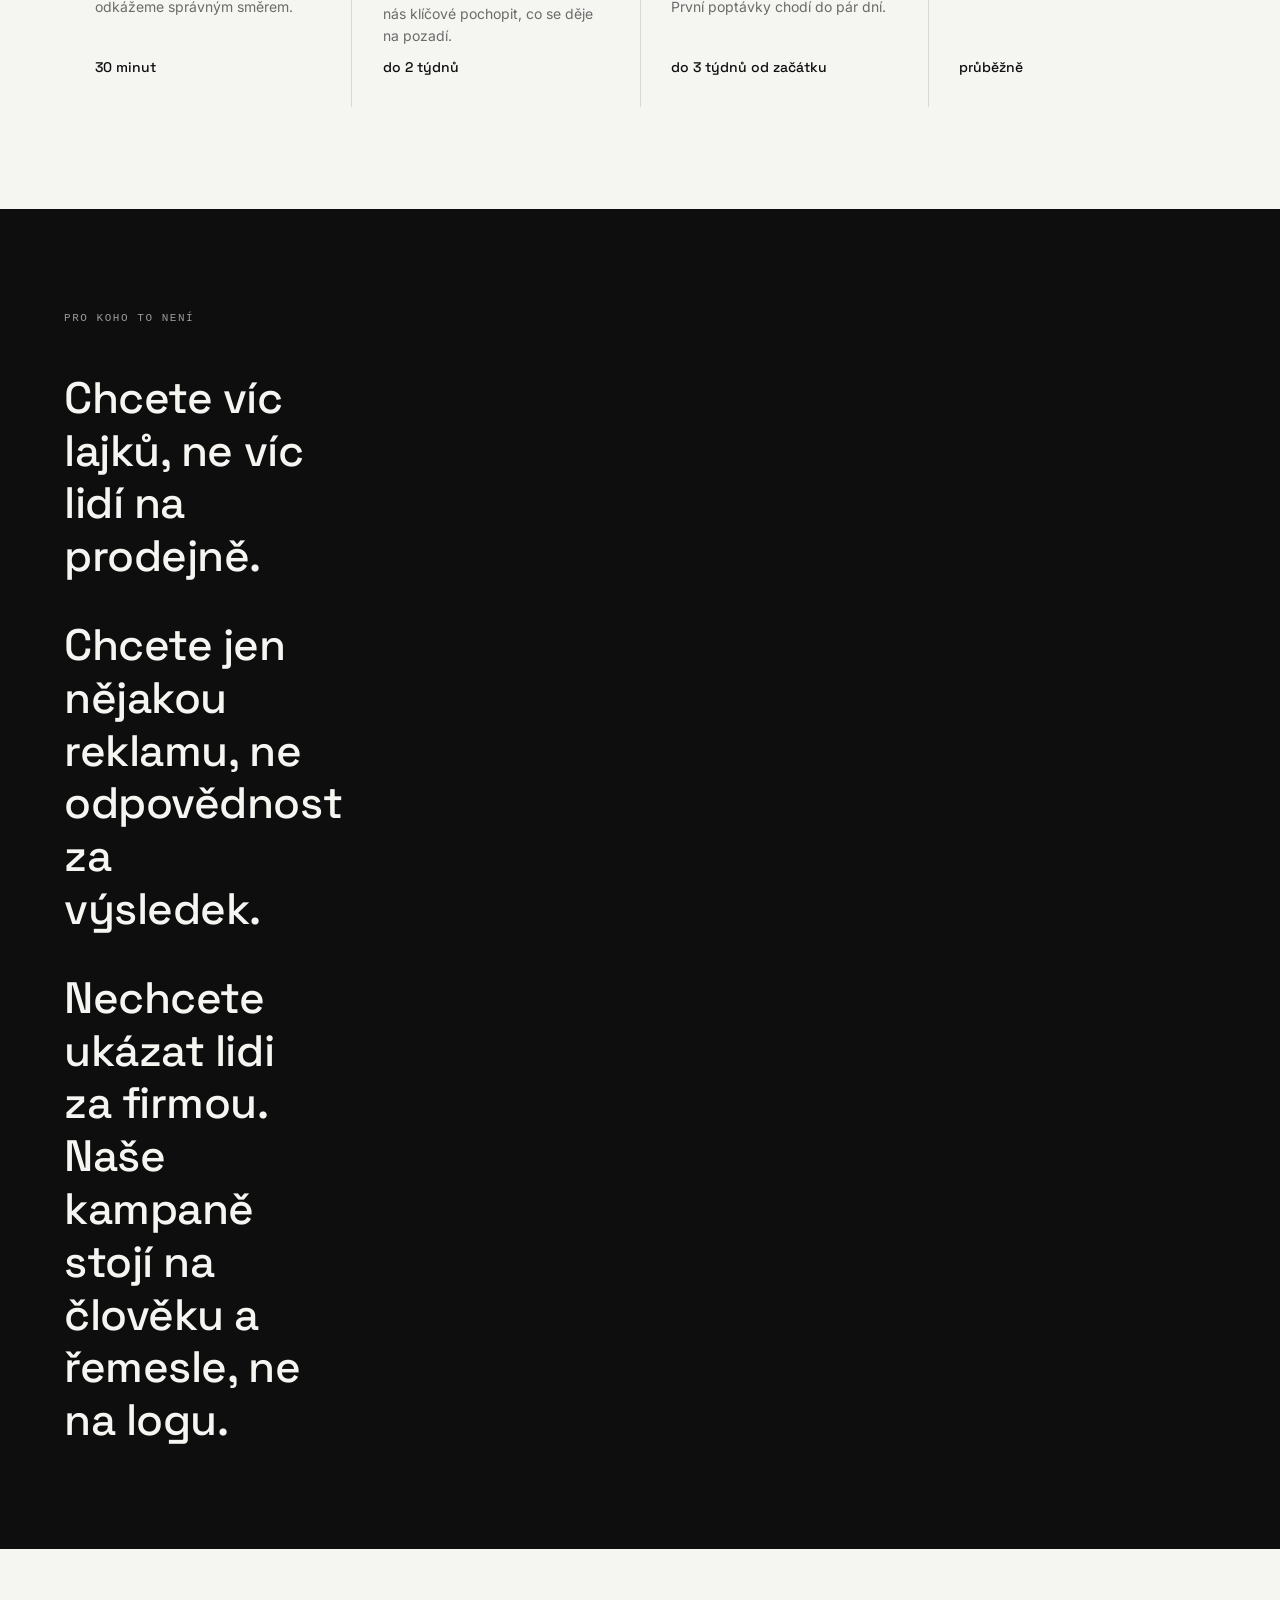
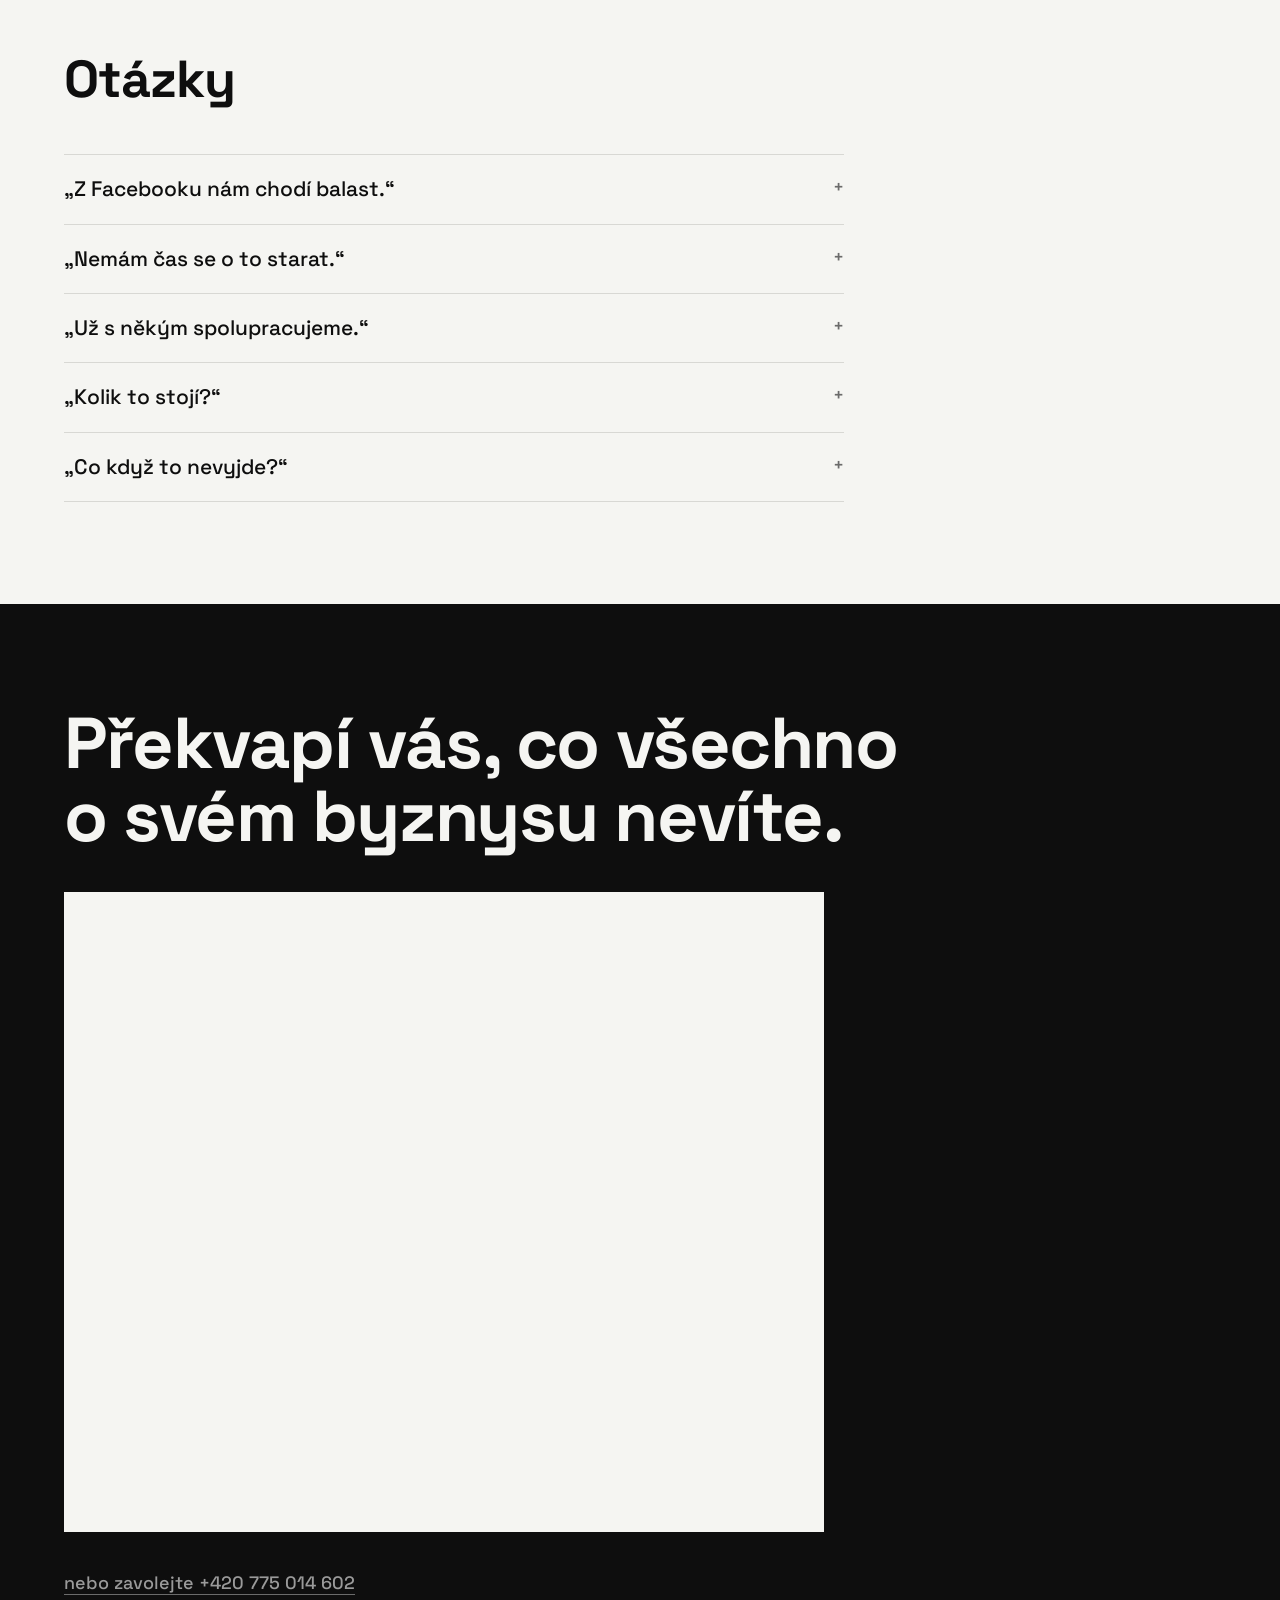
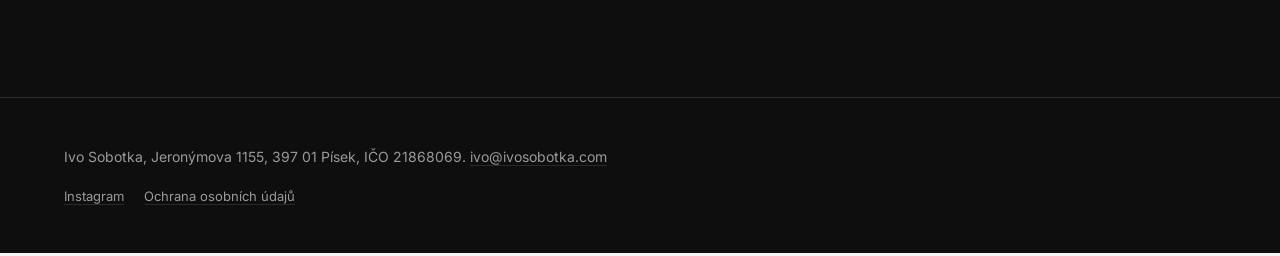
<file: sperky/index.html>
<!DOCTYPE html>
<html lang="cs">
<head>
<meta charset="utf-8">
<meta name="viewport" content="width=device-width, initial-scale=1, viewport-fit=cover">
<meta name="robots" content="noindex, nofollow">
<title>Ivo Sobotka &amp; tým — přivádíme vám zákazníky a lidi</title>
<meta name="description" content="Natočíme video, najdeme zájemce, zavoláme jim do pár minut a pomůžeme vašemu týmu uzavírat. Pro firmy, které chtějí víc zakázek, prodejů nebo lidí do týmu.">
<meta name="theme-color" content="#0E0E0E">
<link rel="canonical" href="https://ivosobotka.com/sperky/">
<meta property="og:type" content="website">
<meta property="og:url" content="https://ivosobotka.com/sperky/">
<meta property="og:title" content="Ivo Sobotka &amp; tým">
<meta property="og:description" content="Neprodáváme reklamu. Přivádíme vám zákazníky a kvalitní lidi.">
<meta property="og:image" content="https://ivosobotka.com/media/og.jpg">
<link rel="icon" href="/favicon.svg" type="image/svg+xml">
<link rel="apple-touch-icon" href="/apple-touch-icon.png">
<link rel="preconnect" href="https://fonts.googleapis.com">
<link rel="preconnect" href="https://fonts.gstatic.com" crossorigin>
<link href="https://fonts.googleapis.com/css2?family=Space+Grotesk:wght@500;700&family=Inter:wght@400;500&display=swap" rel="stylesheet">
<link rel="stylesheet" href="/assets/style.css?v=202610092134">
<script>
window.DOOR_PATCH = {
  prodeje: {
    video: "/media/feed-prodeje.mp4",
    poster: "/media/feed-prodeje.jpg",
    d: ["00:00", "00:40", "09:40", "DEN 3", "ZA ROK"],
    t: [
      "Pan Novák o polední pauze scrolluje Instagram. Uvidí video, ve kterém mluví člověk z firmy.",
      "Klikne a odpoví na pár krátkých otázek. Kdo se jen kouká, odpadne.",
      "Zazvoní mu telefon.",
      "Sedí u vás v salonku a vybírá naživo.",
      "Vrací se. Tentokrát pro snubní prsteny.",
      "Tohle celé postavíme a rozjedeme: video, formulář, volání a měření. Navazujeme na to, co už máte. Vy děláte, co umíte nejlépe: prodáváte."
    ],
    n5: "Kdo jednou přijde a koupí, vrací se. Proto měříme celou cestu, ne jen první nákup."
  }
};
</script>
<script src="/assets/hovory.js?v=202610092134" defer></script>
<script src="/assets/app.js?v=202610092134" defer></script>
</head>
<body data-door="prodeje">

<!-- ============ HERO ============ -->
<header class="hero dark">
  <div class="topbar">
    <span>Ivo Sobotka &amp; tým</span>
    <nav aria-label="Hlavní">
      <a class="nav-extra" href="#pruchod">Jak to funguje</a>
      <a class="nav-extra" href="#vysledky">Výsledky</a>
      <a href="#kalendar">Domluvit hovor</a>
    </nav>
  </div>

  <div class="hero__body">
    <h1>„Neprodáváme reklamu. Přivádíme vám zákazníky a kvalitní lidi.“</h1>
    <p class="hero__lead">Natočíme video s vámi a lidmi, kteří vaše produkty dělají. Zájemcům zavoláme do pár minut a domluvíme návštěvu. Na prodejně už jen prodáváte.</p>

    <div class="stats">
      <div class="stat">
        <div class="stat__num">335 000 Kč</div>
        <div class="stat__txt">obrat e-shopu za 3 týdny</div>
      </div>
      <div class="stat">
        <div class="stat__num">41+ mil. Kč</div>
        <div class="stat__txt">prodané byty developerského projektu za první 4 měsíce</div>
      </div>
      <div class="stat">
        <div class="stat__num">do 10 minut</div>
        <div class="stat__txt">voláme každému zájemci, prodejna nemusí nic navíc</div>
      </div>
    </div>

    <div class="hero__cta">
      <a class="btn" href="#kalendar">Domluvit 30 minut</a>
    </div>
  </div>
</header>

<main>

<!-- ============ DVEŘE ============ -->
<section class="section light" aria-labelledby="co-potrebujete">
  <h2 class="h2" id="co-potrebujete">Co potřebujete?</h2>
  <div class="doors">
    <button type="button" class="door" data-door="zakazky" aria-pressed="false">
      <span class="door__title">Víc zakázek</span>
      <span class="door__sub">developeři, stavitelé domů, služby</span>
      <span class="door__picked">vybráno</span>
    </button>
    <button type="button" class="door" data-door="prodeje" aria-pressed="true">
      <span class="door__title">Víc prodejů</span>
      <span class="door__sub">značky, e-shopy, kamenné prodejny</span>
      <span class="door__picked">vybráno</span>
    </button>
    <button type="button" class="door" data-door="lidi" aria-pressed="false">
      <span class="door__title">Víc lidí do týmu</span>
      <span class="door__sub">finanční poradenství, obchodní týmy</span>
      <span class="door__picked">vybráno</span>
    </button>
  </div>
</section>

<!-- ============ PRŮCHOD ============ -->
<section class="walk" id="pruchod" aria-labelledby="pruchod-h">
  <div class="clock-wrap" aria-hidden="true">
    <div class="clock" id="clock"><span>00:00</span></div>
  </div>

  <div class="walk__head">
    <h2 id="pruchod-h">Prvních 10 minut jednoho vašeho zájemce</h2>
  </div>

  <div class="stop" data-stop="1">
    <div class="stop__text">
      <div class="stop__time" data-d="0">00:00</div>
      <p class="stop__p" data-t="0"></p>
    </div>
    <div class="phone-wrap">
      <div class="iphone">
        <div class="iphone__screen">
          <video id="feed-video" data-autoplay autoplay muted loop playsinline preload="metadata"></video>
          <button type="button" class="vmute" aria-label="Zapnout zvuk"></button>
        </div>
      </div>
    </div>
  </div>

  <div class="stop" data-stop="2">
    <div class="stop__text">
      <div class="stop__time" data-d="1">00:40</div>
      <p class="stop__p" data-t="1"></p>
    </div>
    <div class="form-card" aria-label="Ukázka formuláře">
      <div class="q"><span class="q__box" aria-hidden="true">✓</span><span class="q__text"><span class="q__q"></span><span class="q__a"></span></span></div>
      <div class="q"><span class="q__box" aria-hidden="true">✓</span><span class="q__text"><span class="q__q"></span><span class="q__a"></span></span></div>
      <div class="q"><span class="q__box" aria-hidden="true">✓</span><span class="q__text"><span class="q__q"></span><span class="q__a"></span></span></div>
      <div class="q"><span class="q__box" aria-hidden="true">✓</span><span class="q__text"><span class="q__q"></span><span class="q__a"></span></span></div>
    </div>
  </div>

  <div class="stop" data-stop="3">
    <div class="stop__text">
      <div class="stop__time" data-d="2">09:40</div>
      <p class="stop__mid" data-t="2"></p>
      <div class="stop__note">Většina firem se ozve za hodiny. Ve studii Harvard Business Review to bylo v průměru 42 hodin.</div>
    </div>
    <div class="call" id="call">
      <div class="call__head"><span class="call__ring">Příchozí hovor</span></div>
      <div class="call__actions">
        <button type="button" class="call__btn" id="call-accept">Přijmout</button>
        <button type="button" class="call__btn call__btn--ghost" id="call-hangup" hidden>Zavěsit</button>
        <button type="button" class="call__btn call__btn--ghost" id="call-again" hidden>Pustit znovu</button>
      </div>
      <div id="call-progress" hidden>
        <div class="call__bar"><i id="call-bar"></i></div>
        <div class="call__time"><span></span><span id="call-time">0:00</span></div>
      </div>
      <div class="call__lines" id="call-lines" aria-live="polite"></div>
      <div class="call__hint">Ukázkové hlasy. Ve skutečnosti volají živí obchodníci, které sami školíme.</div>
    </div>
  </div>

  <div class="stop stop--short" data-stop="4">
    <div class="stop__time" data-d="3">DEN 2</div>
    <p class="stop__big" data-t="3"></p>
  </div>

  <div class="stop stop--light" data-stop="5">
    <div class="stop__text">
      <div class="stop__time" data-d="4">DEN 14</div>
      <p class="stop__big" data-t="4"></p>
    </div>
    <div class="stop__aside" data-n5></div>
  </div>

  <div class="reveal" data-stop="6">
    <div class="reveal__grid">
      <p data-t="5"></p>
    </div>
  </div>
</section>

<!-- ============ VÝSLEDKY ============ -->
<section class="section light" id="vysledky" aria-labelledby="vysledky-h">
  <h2 class="h2" id="vysledky-h" style="margin-bottom:16px">Výsledky</h2>
  <p class="doors-note" style="margin:0 0 clamp(32px,4vw,56px);max-width:58ch;font-size:clamp(16px,1.6vw,18px)">Z různých oborů, se stejným jádrem: drahý nákup, náročný zákazník a rozhodnutí, které si lidé chtějí udělat osobně.</p>
  <div class="results">
    <article class="result">
      <div class="result__num">přes 41 mil. Kč</div>
      <p>Byty v Praze za první 4 měsíce. Nákup za miliony, bonitní klientela, rozhodnutí až po osobní prohlídce.</p>
    </article>
    <article class="result">
      <div class="result__num">600 000 Kč</div>
      <p>V přímém prodeji vzdělávacího kurzu.</p>
    </article>
    <article class="result">
      <div class="result__num">850 000 Kč</div>
      <p>Za první 3 měsíce spolupráce s úplně novou autoškolou.</p>
    </article>
    <article class="result">
      <div class="result__num">23 podepsaných smluv</div>
      <p>Nábor obchodníků do finanční struktury za 3 měsíce. Jedna smlouva za 5 697 Kč.</p>
    </article>
  </div>
  <div class="showcase" id="ukazky">
    <div class="showcase__text">
      <h3 class="showcase__h">Takhle vypadají videa, která točíme.</h3>
      <div class="showcase__tabs" id="showcase-tabs" role="tablist" aria-label="Ukázky videí"></div>
    </div>
    <div class="phone-wrap">
      <div class="iphone">
        <div class="iphone__screen">
          <video id="showcase-video" data-autoplay muted playsinline preload="none"></video>
          <button type="button" class="vmute" aria-label="Zapnout zvuk"></button>
        </div>
      </div>
    </div>
  </div>
</section>

<!-- ============ O MNĚ ============ -->
<section class="section dark" id="o-mne" aria-labelledby="o-mne-h">
  <div class="about">
    <div class="about__media about__media--video">
      <video id="o-mne-video" data-autoplay muted loop playsinline preload="none" poster="/media/o-mne.jpg">
        <source src="/media/o-mne.mp4" type="video/mp4">
      </video>
      <button type="button" class="vmute" aria-label="Zapnout zvuk"></button>
    </div>
    <div>
      <h2 id="o-mne-h">Nejsme agentura. Jsem Ivo Sobotka a mám tým, který za výsledek odpovídá stejně jako já.</h2>
      <div class="about__story">
        <p><strong>V šestnácti jsem odletěl na rok do Ameriky.</strong> Bez plánu, bez peněz a s minimální znalostí angličtiny.</p>
        <p>Viděl jsem tam firmy, které díky online prodeji vystřelily nahoru. Jednou večer jsem usínal a nešlo mi to z hlavy: tohle by měla umět každá firma s kvalitním produktem.</p>
        <p>Začal jsem studovat, jak americké firmy vyhrávají, a rok jsem působil v marketingovém týmu amerického startupu. To know-how jsem pak přenesl na český trh, abych pomáhal malým, středním i větším firmám reálně škálovat. S měřitelnými výsledky a jasnou návratností investice.</p>
        <p>Proto stavíme na vztazích a klienty si vybíráme. Dnes pracujeme na projektech za desítky milionů.</p>
      </div>
    </div>
  </div>

  <!-- FOTKY: skryté, dokud Ivo nedodá profesionální fotky (prace-1…4.jpg) -->
  <div class="work" hidden>
    <figure>
      <div class="work__img"><img data-src="/media/prace-1.jpg" alt="Natáčení videa s majitelem firmy" loading="lazy"></div>
      <figcaption>natáčíme</figcaption>
    </figure>
    <figure>
      <div class="work__img"><img data-src="/media/prace-2.jpg" alt="Telefonát se zájemcem" loading="lazy"></div>
      <figcaption>voláme</figcaption>
    </figure>
    <figure>
      <div class="work__img"><img data-src="/media/prace-3.jpg" alt="Výsledky kampaně" loading="lazy"></div>
      <figcaption>měříme</figcaption>
    </figure>
    <figure>
      <div class="work__img"><img data-src="/media/prace-4.jpg" alt="Školení obchodníků" loading="lazy"></div>
      <figcaption>učíme prodávat</figcaption>
    </figure>
  </div>
</section>

<!-- ============ JAK TO ZAPADNE ============ -->
<section class="section light" aria-labelledby="zapadne-h">
  <h2 class="h2" id="zapadne-h">Jak to zapadne do vaší firmy</h2>
  <div class="steps">
    <div class="step">
      <div class="step__t">Navazujeme na to, co máte</div>
      <p class="step__d">Web, značka, katalog i lidé, kteří vám dělají marketing, zůstávají.</p>
    </div>
    <div class="step">
      <div class="step__t">Jedna linka</div>
      <p class="step__d">Komunikujeme přes jednoho vašeho člověka. Všechno schválíte dřív, než jde ven.</p>
    </div>
    <div class="step">
      <div class="step__t">Voláme za vás</div>
      <p class="step__d">Zájemcům voláme my. Vaše kolegyně si zákazníka převezmou až na prodejně.</p>
    </div>
    <div class="step">
      <div class="step__t">Čísla po kanálech</div>
      <p class="step__d">Zvlášť pro e-shop a prodejnu. Co nevydělává, vypneme.</p>
    </div>
  </div>
</section>

<!-- ============ JAK SPOLUPRÁCE PROBÍHÁ ============ -->
<section class="section light" aria-labelledby="jak-h">
  <h2 class="h2" id="jak-h">Jak spolupráce probíhá</h2>
  <div class="steps">
    <div class="step">
      <div class="step__n">01</div>
      <div class="step__t">Úvodní hovor</div>
      <p class="step__d">Projdeme, co prodáváte a kde to drhne. Řekneme rovnou, jestli vám umíme pomoct, případně vás odkážeme správným směrem.</p>
      <div class="step__when">30 minut</div>
    </div>
    <div class="step">
      <div class="step__n">02</div>
      <div class="step__t">Hloubkový audit a strategie</div>
      <p class="step__d">Marketing je zesilovač dobře fungujícího byznysu. Proto je pro nás klíčové pochopit, co se děje na pozadí.</p>
      <div class="step__when">do 2 týdnů</div>
    </div>
    <div class="step">
      <div class="step__n">03</div>
      <div class="step__t">Doručení výsledků</div>
      <p class="step__d">Videa, kampaně, formuláře, měření a provolávání. S vaším správcem webu se jen sladíme. První poptávky chodí do pár dní.</p>
      <div class="step__when">do 3 týdnů od začátku</div>
    </div>
    <div class="step">
      <div class="step__n">04</div>
      <div class="step__t">Reálné škálování</div>
      <p class="step__d">První týdny jsou test. Do slabších měsíců už víte, co funguje, a přidáváme tam, kde to vydělává.</p>
      <div class="step__when">průběžně</div>
    </div>
  </div>
</section>

<!-- ============ PRO KOHO TO NENÍ ============ -->
<section class="section dark" aria-labelledby="neni-h">
  <div class="label" id="neni-h" style="margin-bottom:clamp(28px,4vw,48px)">Pro koho to není</div>
  <div class="notfor">
    <p>Chcete víc lajků, ne víc lidí na prodejně.</p>
    <p>Chcete jen nějakou reklamu, ne odpovědnost za výsledek.</p>
    <p>Nechcete ukázat lidi za firmou. Naše kampaně stojí na člověku a řemesle, ne na logu.</p>
  </div>
</section>

<!-- ============ OTÁZKY ============ -->
<section class="section light" aria-labelledby="otazky-h">
  <h2 class="h2" id="otazky-h">Otázky</h2>
  <div class="faq">
    <details>
      <summary>„Z Facebooku nám chodí balast.“</summary>
      <p>Proto to neděláme přes obyčejný formulář. Zájemce odpoví na pár krátkých otázek a většina nevhodných odpadne dřív, než vám zabere čas. Zbytek dostane telefon do pár minut.</p>
    </details>
    <details>
      <summary>„Nemám čas se o to starat.“</summary>
      <p>Vy obsluhujete zákazníky na prodejně. Video, kampaň, formulář, volání i měření jsou na nás.</p>
    </details>
    <details>
      <summary>„Už s někým spolupracujeme.“</summary>
      <p>Dobře. Kolik obchodů vám z toho vyšlo za poslední dva měsíce? Když to sedí, nemáte důvod nic měnit.</p>
    </details>
    <details>
      <summary>„Kolik to stojí?“</summary>
      <p>Investice se vždy odvíjí od plánovaného zisku. Nikdy s vámi nepůjdeme do spolupráce, kde byste neměli měřitelnou návratnost. Počítejte s celkovou investicí od 60 000 Kč měsíčně.</p>
    </details>
    <details>
      <summary>„Co když to nevyjde?“</summary>
      <p>Výsledky si jsme jistí, a proto rádi jdeme s kůží na trh. Často se podílíme na zisku, který vám přivedeme, a ve výjimečných případech výsledek i garantujeme. Co dává smysl u vás, domluvíme na hovoru.</p>
    </details>
  </div>
</section>

<!-- ============ KALENDÁŘ ============ -->
<section class="section dark" id="kalendar" aria-labelledby="kalendar-h">
  <div class="book">
    <h2 id="kalendar-h">Překvapí vás, co všechno o svém byznysu nevíte.</h2>
    <div class="book__cal">
      <iframe src="https://api.leadconnectorhq.com/widget/booking/fUvroeZYODjLY2ySn0Sx" id="fUvroeZYODjLY2ySn0Sx_booking" title="Rezervace analýzy s marketingovým expertem" scrolling="no"></iframe>
      <noscript><div class="book__fallback"><a href="https://api.leadconnectorhq.com/widget/booking/fUvroeZYODjLY2ySn0Sx">Otevřít rezervační kalendář</a></div></noscript>
    </div>
    <a class="book__phone" href="tel:+420775014602">nebo zavolejte +420 775 014 602</a>
    <!-- FOTKA Iva: skrytá, dokud nedodá profesionální (ivo.jpg) -->
    <div class="book__photo" hidden><img data-src="/media/ivo.jpg" alt="Ivo Sobotka" loading="lazy"></div>
  </div>
</section>

</main>

<footer class="footer dark">
  <div class="footer__addr">Ivo Sobotka, Jeronýmova 1155, 397 01 Písek, IČO 21868069. <a href="mailto:ivo@ivosobotka.com" style="color:inherit;border-bottom-color:#2A2A2A">ivo@ivosobotka.com</a></div>
  <div class="footer__links">
    <a href="https://www.instagram.com/ivosobotka/" rel="noopener">Instagram</a>
    <a href="/ochrana-osobnich-udaju/">Ochrana osobních údajů</a>
  </div>
</footer>

<div class="mobile-bar">
  <a href="#kalendar">Domluvit hovor</a>
  <a href="tel:+420775014602">Zavolat</a>
</div>

<script src="https://link.msgsndr.com/js/form_embed.js" defer></script>
</body>
</html>
</file>
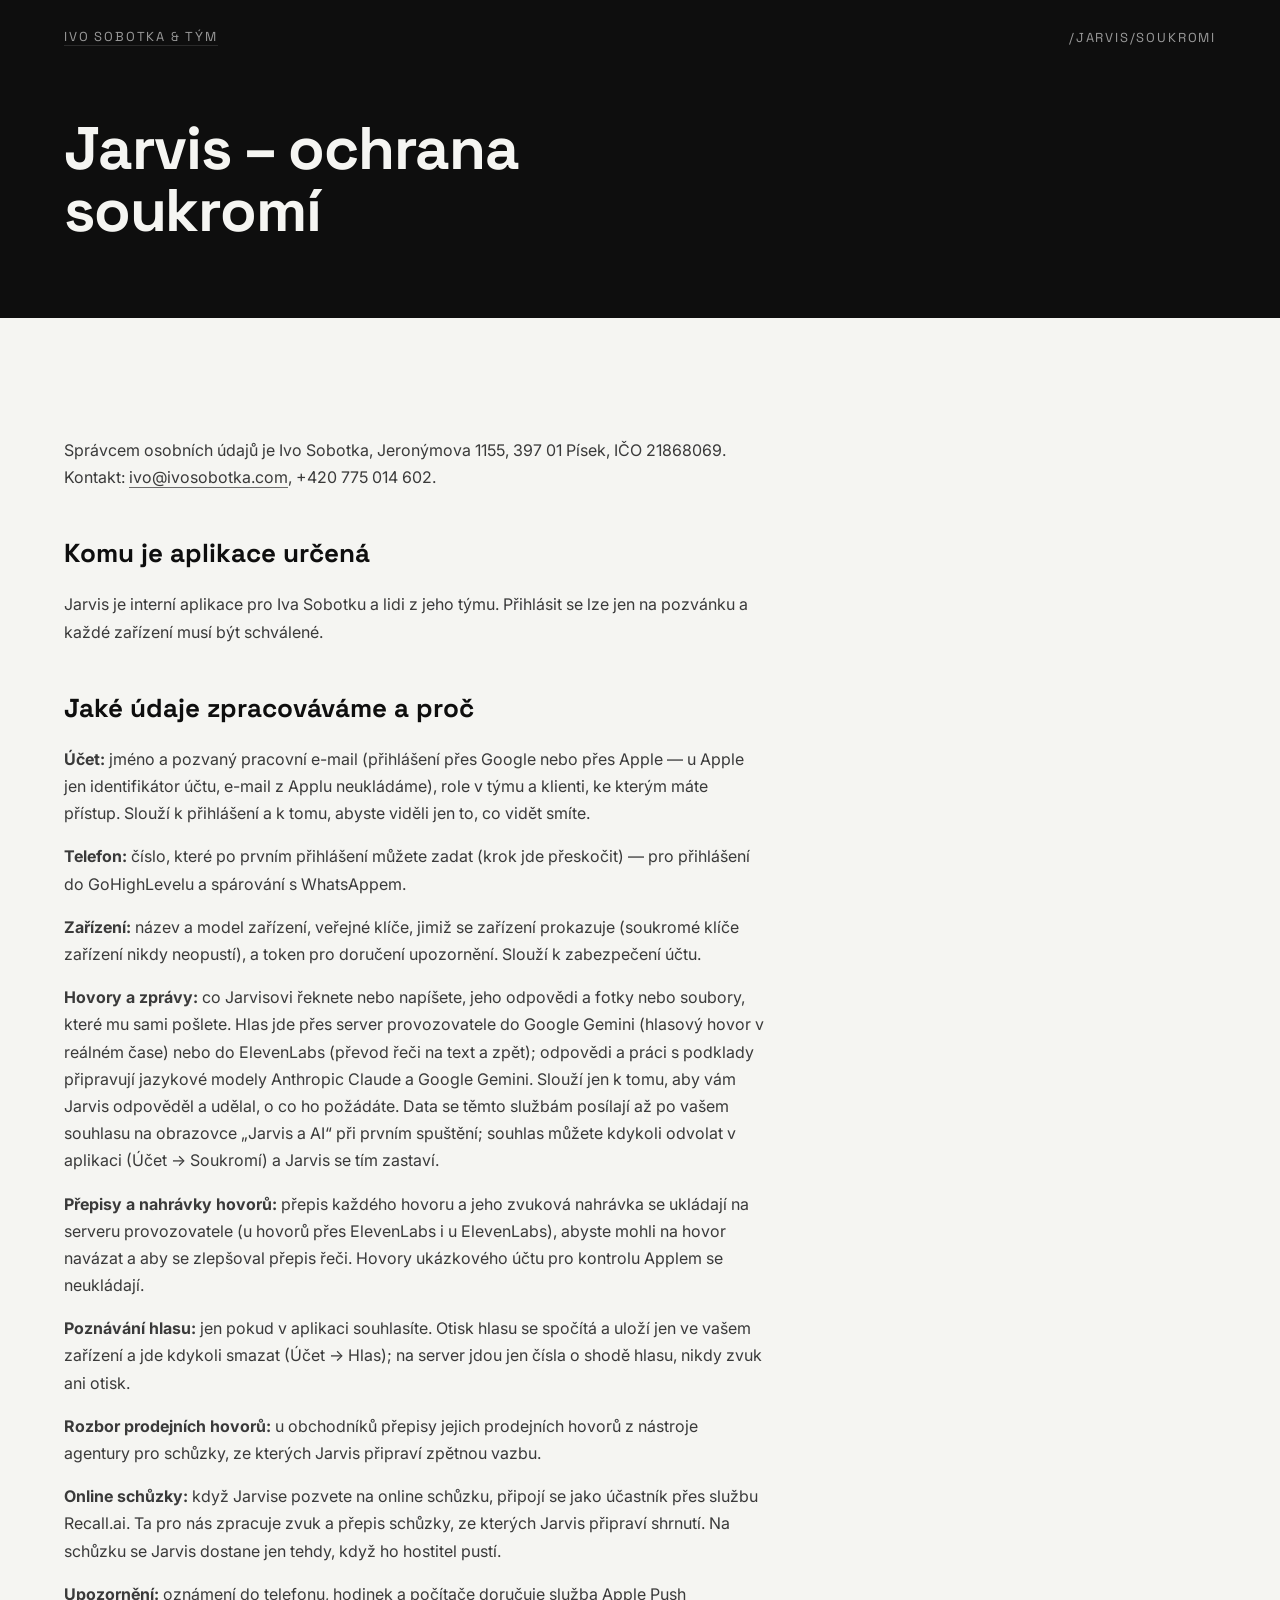
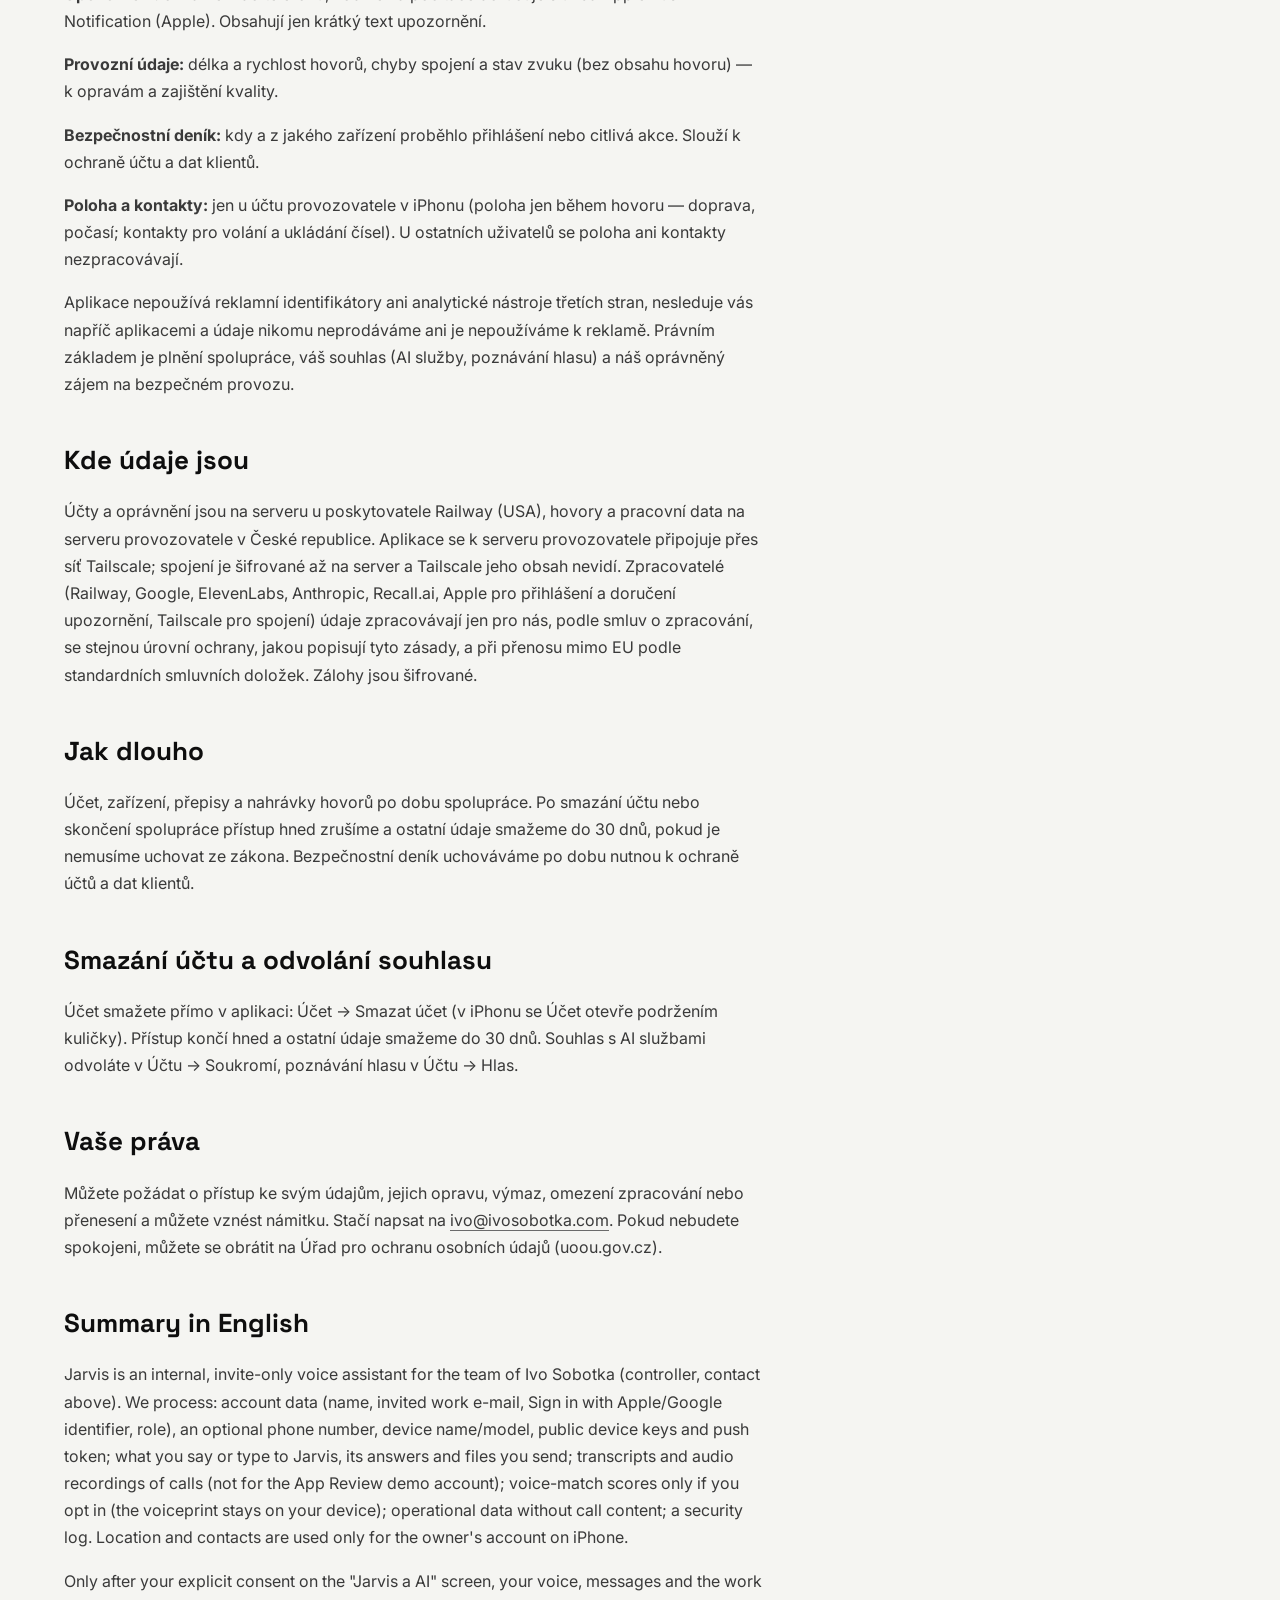
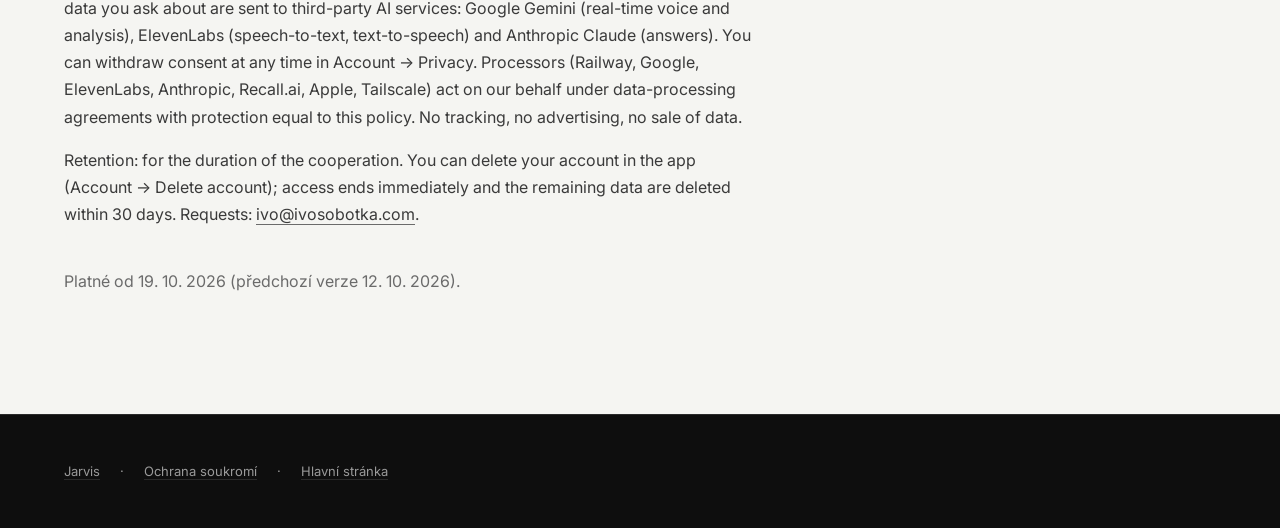
<file: jarvis/soukromi/index.html>
<!DOCTYPE html>
<html lang="cs">
<head>
<meta charset="utf-8">
<meta name="viewport" content="width=device-width, initial-scale=1">
<title>Jarvis – ochrana soukromí — Ivo Sobotka &amp; tým</title>
<meta name="theme-color" content="#0E0E0E">
<meta name="robots" content="noindex">
<link rel="icon" href="/favicon.svg" type="image/svg+xml">
<link rel="apple-touch-icon" href="/apple-touch-icon.png">
<link rel="preconnect" href="https://fonts.googleapis.com">
<link rel="preconnect" href="https://fonts.gstatic.com" crossorigin>
<link href="https://fonts.googleapis.com/css2?family=Space+Grotesk:wght@500;700&family=Inter:wght@400;500&display=swap" rel="stylesheet">
<link rel="stylesheet" href="/assets/style.css?v=202610092134">
</head>
<body>
<header class="page-head dark">
  <div class="topbar">
    <a href="/" style="color:#9A9A9A;border-bottom-color:#2A2A2A">Ivo Sobotka &amp; tým</a>
    <span>/jarvis/soukromi</span>
  </div>
  <h1 style="margin-top:clamp(40px,6vw,72px)">Jarvis – ochrana soukromí</h1>
</header>
<main class="section light">
  <div class="prose">
    <p>Správcem osobních údajů je Ivo Sobotka, Jeronýmova 1155, 397 01 Písek, IČO 21868069. Kontakt: <a href="mailto:ivo@ivosobotka.com">ivo@ivosobotka.com</a>, +420 775 014 602.</p>

    <h2>Komu je aplikace určená</h2>
    <p>Jarvis je interní aplikace pro Iva Sobotku a lidi z jeho týmu. Přihlásit se lze jen na pozvánku a každé zařízení musí být schválené.</p>

    <h2>Jaké údaje zpracováváme a proč</h2>
    <p><strong>Účet:</strong> jméno a pozvaný pracovní e-mail (přihlášení přes Google nebo přes Apple — u Apple jen identifikátor účtu, e-mail z Applu neukládáme), role v týmu a klienti, ke kterým máte přístup. Slouží k přihlášení a k tomu, abyste viděli jen to, co vidět smíte.</p>
    <p><strong>Telefon:</strong> číslo, které po prvním přihlášení můžete zadat (krok jde přeskočit) — pro přihlášení do GoHighLevelu a spárování s WhatsAppem.</p>
    <p><strong>Zařízení:</strong> název a model zařízení, veřejné klíče, jimiž se zařízení prokazuje (soukromé klíče zařízení nikdy neopustí), a token pro doručení upozornění. Slouží k zabezpečení účtu.</p>
    <p><strong>Hovory a zprávy:</strong> co Jarvisovi řeknete nebo napíšete, jeho odpovědi a fotky nebo soubory, které mu sami pošlete. Hlas jde přes server provozovatele do Google Gemini (hlasový hovor v reálném čase) nebo do ElevenLabs (převod řeči na text a zpět); odpovědi a práci s podklady připravují jazykové modely Anthropic Claude a Google Gemini. Slouží jen k tomu, aby vám Jarvis odpověděl a udělal, o co ho požádáte. Data se těmto službám posílají až po vašem souhlasu na obrazovce „Jarvis a AI“ při prvním spuštění; souhlas můžete kdykoli odvolat v aplikaci (Účet → Soukromí) a Jarvis se tím zastaví.</p>
    <p><strong>Přepisy a nahrávky hovorů:</strong> přepis každého hovoru a jeho zvuková nahrávka se ukládají na serveru provozovatele (u hovorů přes ElevenLabs i u ElevenLabs), abyste mohli na hovor navázat a aby se zlepšoval přepis řeči. Hovory ukázkového účtu pro kontrolu Applem se neukládají.</p>
    <p><strong>Poznávání hlasu:</strong> jen pokud v aplikaci souhlasíte. Otisk hlasu se spočítá a uloží jen ve vašem zařízení a jde kdykoli smazat (Účet → Hlas); na server jdou jen čísla o shodě hlasu, nikdy zvuk ani otisk.</p>
    <p><strong>Rozbor prodejních hovorů:</strong> u obchodníků přepisy jejich prodejních hovorů z nástroje agentury pro schůzky, ze kterých Jarvis připraví zpětnou vazbu.</p>
    <p><strong>Online schůzky:</strong> když Jarvise pozvete na online schůzku, připojí se jako účastník přes službu Recall.ai. Ta pro nás zpracuje zvuk a přepis schůzky, ze kterých Jarvis připraví shrnutí. Na schůzku se Jarvis dostane jen tehdy, když ho hostitel pustí.</p>
    <p><strong>Upozornění:</strong> oznámení do telefonu, hodinek a počítače doručuje služba Apple Push Notification (Apple). Obsahují jen krátký text upozornění.</p>
    <p><strong>Provozní údaje:</strong> délka a rychlost hovorů, chyby spojení a stav zvuku (bez obsahu hovoru) — k opravám a zajištění kvality.</p>
    <p><strong>Bezpečnostní deník:</strong> kdy a z jakého zařízení proběhlo přihlášení nebo citlivá akce. Slouží k ochraně účtu a dat klientů.</p>
    <p><strong>Poloha a kontakty:</strong> jen u účtu provozovatele v iPhonu (poloha jen během hovoru — doprava, počasí; kontakty pro volání a ukládání čísel). U ostatních uživatelů se poloha ani kontakty nezpracovávají.</p>
    <p>Aplikace nepoužívá reklamní identifikátory ani analytické nástroje třetích stran, nesleduje vás napříč aplikacemi a údaje nikomu neprodáváme ani je nepoužíváme k reklamě. Právním základem je plnění spolupráce, váš souhlas (AI služby, poznávání hlasu) a náš oprávněný zájem na bezpečném provozu.</p>

    <h2>Kde údaje jsou</h2>
    <p>Účty a oprávnění jsou na serveru u poskytovatele Railway (USA), hovory a pracovní data na serveru provozovatele v České republice. Aplikace se k serveru provozovatele připojuje přes síť Tailscale; spojení je šifrované až na server a Tailscale jeho obsah nevidí. Zpracovatelé (Railway, Google, ElevenLabs, Anthropic, Recall.ai, Apple pro přihlášení a doručení upozornění, Tailscale pro spojení) údaje zpracovávají jen pro nás, podle smluv o zpracování, se stejnou úrovní ochrany, jakou popisují tyto zásady, a při přenosu mimo EU podle standardních smluvních doložek. Zálohy jsou šifrované.</p>

    <h2>Jak dlouho</h2>
    <p>Účet, zařízení, přepisy a nahrávky hovorů po dobu spolupráce. Po smazání účtu nebo skončení spolupráce přístup hned zrušíme a ostatní údaje smažeme do 30 dnů, pokud je nemusíme uchovat ze zákona. Bezpečnostní deník uchováváme po dobu nutnou k ochraně účtů a dat klientů.</p>

    <h2>Smazání účtu a odvolání souhlasu</h2>
    <p>Účet smažete přímo v aplikaci: Účet → Smazat účet (v iPhonu se Účet otevře podržením kuličky). Přístup končí hned a ostatní údaje smažeme do 30 dnů. Souhlas s AI službami odvoláte v Účtu → Soukromí, poznávání hlasu v Účtu → Hlas.</p>

    <h2>Vaše práva</h2>
    <p>Můžete požádat o přístup ke svým údajům, jejich opravu, výmaz, omezení zpracování nebo přenesení a můžete vznést námitku. Stačí napsat na <a href="mailto:ivo@ivosobotka.com">ivo@ivosobotka.com</a>. Pokud nebudete spokojeni, můžete se obrátit na Úřad pro ochranu osobních údajů (uoou.gov.cz).</p>

    <h2 lang="en">Summary in English</h2>
    <div lang="en">
    <p>Jarvis is an internal, invite-only voice assistant for the team of Ivo Sobotka (controller, contact above). We process: account data (name, invited work e-mail, Sign in with Apple/Google identifier, role), an optional phone number, device name/model, public device keys and push token; what you say or type to Jarvis, its answers and files you send; transcripts and audio recordings of calls (not for the App Review demo account); voice-match scores only if you opt in (the voiceprint stays on your device); operational data without call content; a security log. Location and contacts are used only for the owner's account on iPhone.</p>
    <p>Only after your explicit consent on the "Jarvis a AI" screen, your voice, messages and the work data you ask about are sent to third-party AI services: Google Gemini (real-time voice and analysis), ElevenLabs (speech-to-text, text-to-speech) and Anthropic Claude (answers). You can withdraw consent at any time in Account → Privacy. Processors (Railway, Google, ElevenLabs, Anthropic, Recall.ai, Apple, Tailscale) act on our behalf under data-processing agreements with protection equal to this policy. No tracking, no advertising, no sale of data.</p>
    <p>Retention: for the duration of the cooperation. You can delete your account in the app (Account → Delete account); access ends immediately and the remaining data are deleted within 30 days. Requests: <a href="mailto:ivo@ivosobotka.com">ivo@ivosobotka.com</a>.</p>
    </div>

    <p style="margin-top:40px;color:#6B6B6B">Platné od 19. 10. 2026 (předchozí verze 12. 10. 2026).</p>
  </div>
</main>
<footer class="footer dark" style="padding-bottom:clamp(32px,4vw,48px)">
  <div class="footer__links"><a href="/jarvis/">Jarvis</a> · <a href="/jarvis/soukromi/">Ochrana soukromí</a> · <a href="/">Hlavní stránka</a></div>
</footer>
</body>
</html>
</file>
<file: assets/style.css>
/* Ivo Sobotka & tým — převedeno z návrhu Claude Design (Homepage.dc.html).
   Jen černá, šedá a bílá. Barva na webu = výsledek. */

:root {
  --ink: #0E0E0E;
  --paper: #F5F5F2;
  --white: #FFFFFF;
  --grey-1: #9A9A9A;
  --grey-2: #6B6B6B;
  --line-dark: #2A2A2A;
  --line-light: #D8D8D4;
  --hover-light: #EDEDE9;
  --pad-x: clamp(20px, 5vw, 72px);
  --display: 'Space Grotesk', system-ui, sans-serif;
  --body: Inter, system-ui, sans-serif;
  --mono: ui-monospace, Menlo, monospace;
}

* { box-sizing: border-box; }
html { scroll-behavior: smooth; }
body {
  margin: 0;
  background: var(--paper);
  color: var(--ink);
  font-family: var(--body);
  -webkit-font-smoothing: antialiased;
  overflow-x: hidden;
}
img, video { display: block; max-width: 100%; }
a { color: inherit; text-decoration: none; border-bottom: 1px solid var(--grey-2); }
a:hover { border-bottom-color: currentColor; }
summary::-webkit-details-marker { display: none; }
button { font: inherit; }
:focus-visible { outline: 2px solid currentColor; outline-offset: 3px; }

@keyframes blink { 0%, 55% { opacity: 1 } 56%, 100% { opacity: .25 } }
@media (prefers-reduced-motion: reduce) {
  html { scroll-behavior: auto; }
  *, *::before, *::after { animation: none !important; transition: none !important; }
}

.dark { background: var(--ink); color: var(--paper); }
.light { background: var(--paper); color: var(--ink); }
.section { padding: clamp(56px, 8vw, 112px) var(--pad-x); }

.label {
  font-family: var(--mono);
  font-size: 11px;
  letter-spacing: .14em;
  text-transform: uppercase;
  color: var(--grey-1);
}
.light .label { color: var(--grey-2); }

.h2 {
  font-family: var(--display);
  font-weight: 700;
  font-size: clamp(28px, 4.4vw, 52px);
  line-height: 1.05;
  letter-spacing: -.02em;
  margin: 0 0 clamp(28px, 4vw, 48px);
}

.btn {
  display: inline-flex;
  align-items: center;
  gap: 12px;
  background: var(--paper);
  color: var(--ink);
  border: 0;
  padding: 18px 32px;
  min-height: 56px;
  font-family: var(--display);
  font-weight: 500;
  font-size: 17px;
  cursor: pointer;
}
.btn:hover { background: var(--white); border-bottom: 0; }

/* Média v černobílé. Barvu má jen výsledek (reference). */
.bw { filter: grayscale(1) contrast(1.05); }
.media-fill { width: 100%; height: 100%; object-fit: cover; }

/* ---------- Hero ---------- */
.hero {
  position: relative;
  padding: 28px var(--pad-x) clamp(56px, 7vw, 88px);
  min-height: 88vh;
  display: flex;
  flex-direction: column;
}
.hero__bg { position: absolute; inset: 0; overflow: hidden; background: var(--ink); }
.hero__bg video, .hero__bg img { position: absolute; inset: 0; width: 100%; height: 100%; object-fit: cover; opacity: .9; }
.hero__shade {
  position: absolute; inset: 0;
  background: linear-gradient(180deg, rgba(14,14,14,.72) 0%, rgba(14,14,14,.55) 45%, rgba(14,14,14,.92) 100%);
}
.topbar {
  position: relative;
  display: flex;
  justify-content: space-between;
  align-items: center;
  gap: 16px;
  font-family: var(--display);
  font-size: 13px;
  letter-spacing: .14em;
  text-transform: uppercase;
  color: var(--grey-1);
}
.topbar nav { display: flex; gap: clamp(16px, 2.4vw, 28px); }
.topbar a { color: var(--grey-1); border-bottom-color: var(--grey-2); }
.topbar a:hover { color: var(--paper); }
@media (max-width: 560px) { .topbar .nav-extra { display: none; } }

.hero__body {
  position: relative;
  margin-top: auto;
  padding-top: clamp(48px, 10vw, 120px);
  display: flex;
  flex-direction: column;
  gap: clamp(24px, 3vw, 32px);
}
.hero h1 {
  font-family: var(--display);
  font-weight: 700;
  font-size: clamp(34px, 7.4vw, 76px);
  line-height: 1.02;
  letter-spacing: -.02em;
  margin: 0;
  max-width: 20ch;
  text-wrap: pretty;
}
.hero__lead { margin: 0; max-width: 46ch; font-size: clamp(16px, 1.6vw, 19px); line-height: 1.55; color: var(--grey-1); }
.stats {
  display: grid;
  grid-template-columns: repeat(auto-fit, minmax(min(100%, 230px), 1fr));
  gap: clamp(24px, 3vw, 40px);
  margin-top: clamp(16px, 3vw, 32px);
  border-top: 1px solid var(--line-dark);
  padding-top: clamp(24px, 3vw, 36px);
}
.stat { display: flex; flex-direction: column; gap: 8px; }
.stat__num { font-family: var(--display); font-weight: 700; font-size: clamp(34px, 4.6vw, 56px); line-height: 1; letter-spacing: -.02em; }
.stat__txt { font-size: 14px; line-height: 1.5; color: var(--grey-1); max-width: 26ch; }
.hero__cta { margin-top: clamp(16px, 3vw, 28px); }

/* ---------- Dveře ---------- */
.doors {
  display: grid;
  grid-template-columns: repeat(auto-fit, minmax(min(100%, 260px), 1fr));
  gap: 1px;
  background: var(--line-light);
  border: 1px solid var(--line-light);
}
.door {
  appearance: none;
  text-align: left;
  background: var(--paper);
  border: 0;
  padding: clamp(24px, 3vw, 36px);
  display: flex;
  flex-direction: column;
  gap: 10px;
  cursor: pointer;
  min-height: 150px;
  font-family: var(--body);
  color: var(--ink);
}
.door:hover { background: var(--hover-light); }
.door__title { font-family: var(--display); font-weight: 700; font-size: clamp(22px, 2.4vw, 30px); letter-spacing: -.01em; }
.door__sub { font-size: 14px; color: var(--grey-2); line-height: 1.5; }
.door__picked {
  margin-top: auto;
  display: none;
  align-items: center;
  gap: 10px;
  font-family: var(--mono);
  font-size: 11px;
  letter-spacing: .1em;
  text-transform: uppercase;
}
.door__picked::before { content: ""; width: 28px; height: 2px; background: var(--ink); }
.door[aria-pressed="true"] .door__picked { display: flex; }
.doors-note { margin: 18px 0 0; font-size: 14px; color: var(--grey-2); }

/* ---------- Průchod ---------- */
.walk {
  position: relative;
  background: linear-gradient(180deg, #0E0E0E 0%, #0E0E0E 62%, #3A3A3A 70%, #F5F5F2 78%, #F5F5F2 100%);
  padding: clamp(48px, 6vw, 88px) 0;
}
.clock-wrap {
  position: sticky;
  top: 16px;
  z-index: 5;
  display: flex;
  justify-content: flex-end;
  padding: 0 var(--pad-x);
  pointer-events: none;
}
.clock {
  border: 1px solid var(--grey-2);
  padding: 8px 14px;
  font-family: var(--display);
  font-weight: 500;
  font-size: 15px;
  letter-spacing: .08em;
  color: var(--paper);
  background: rgba(14,14,14,.35);
  backdrop-filter: blur(4px);
  -webkit-backdrop-filter: blur(4px);
  transition: color .3s;
}
.clock.is-dark { color: var(--ink); background: rgba(245,245,242,.5); }
.clock.is-running span { animation: blink 1s steps(1, end) infinite; }
.walk__head { padding: 0 var(--pad-x); margin-top: -44px; }
.walk__head h2 {
  font-family: var(--display);
  font-weight: 700;
  font-size: clamp(30px, 5vw, 58px);
  line-height: 1.04;
  letter-spacing: -.02em;
  color: var(--paper);
  margin: 12px 0 0;
  max-width: 22ch;
}
.walk__sub { margin: 16px 0 0; max-width: 46ch; font-size: clamp(16px, 1.7vw, 19px); line-height: 1.55; color: var(--grey-1); }

.stop {
  padding: clamp(56px, 9vw, 120px) var(--pad-x);
  display: grid;
  grid-template-columns: repeat(auto-fit, minmax(min(100%, 300px), 1fr));
  gap: clamp(28px, 4vw, 64px);
  align-items: center;
  min-height: 70vh;
}
.stop__text { display: flex; flex-direction: column; gap: 16px; }
.stop__time { font-family: var(--display); font-weight: 700; font-size: clamp(40px, 6vw, 72px); line-height: 1; letter-spacing: -.02em; color: var(--paper); }
.stop__p { margin: 0; font-size: clamp(17px, 1.9vw, 22px); line-height: 1.5; color: var(--paper); max-width: 34ch; text-wrap: pretty; }
.stop__big { margin: 0; font-family: var(--display); font-weight: 500; font-size: clamp(24px, 3.4vw, 42px); line-height: 1.2; color: var(--paper); max-width: 24ch; }
.stop__mid { margin: 0; font-family: var(--display); font-weight: 500; font-size: clamp(20px, 2.6vw, 30px); line-height: 1.35; color: var(--paper); max-width: 26ch; }
.stop__note { font-size: 13px; line-height: 1.55; color: var(--grey-1); max-width: 38ch; border-left: 1px solid var(--grey-2); padding-left: 14px; }
.stop--short { display: flex; flex-direction: column; gap: 14px; align-items: flex-start; justify-content: center; min-height: 44vh; padding-top: clamp(48px, 7vw, 96px); padding-bottom: clamp(48px, 7vw, 96px); }
.stop--light .stop__time, .stop--light .stop__big { color: var(--ink); }
.stop--light { min-height: 60vh; }
.stop__aside { border-left: 1px solid var(--line-light); padding-left: clamp(20px, 3vw, 32px); font-size: clamp(16px, 1.7vw, 19px); line-height: 1.5; color: var(--grey-2); max-width: 30ch; }

/* Telefon s videem ve feedu */
.phone-wrap { display: flex; justify-content: center; }
.phone {
  position: relative;
  width: min(100%, 260px);
  aspect-ratio: 9 / 16;
  border: 1px solid var(--grey-2);
  border-radius: 28px;
  padding: 8px;
  background: #050505;
  box-shadow: 0 30px 80px rgba(0,0,0,.5);
}
.phone__screen { position: relative; width: 100%; height: 100%; border-radius: 21px; overflow: hidden; background: #1a1a1a; }
.phone__screen video { width: 100%; height: 100%; object-fit: cover; }
.phone__meta {
  position: absolute; left: 0; right: 0; bottom: 0;
  padding: 40px 14px 14px;
  background: linear-gradient(180deg, transparent, rgba(0,0,0,.75));
  font-size: 12px; line-height: 1.4; color: var(--paper);
}
.phone__meta b { display: block; font-weight: 500; margin-bottom: 2px; }
.phone__meta span { color: var(--grey-1); }
.phone__sponsored { font-family: var(--mono); font-size: 10px; letter-spacing: .08em; color: var(--grey-1); }

/* Formulář s otázkami */
.form-card {
  border: 1px solid var(--line-dark);
  padding: clamp(20px, 2.4vw, 28px);
  display: flex;
  flex-direction: column;
  gap: 14px;
  background: rgba(245,245,242,.03);
}
.form-card__head { font-family: var(--mono); font-size: 11px; letter-spacing: .1em; text-transform: uppercase; color: var(--grey-1); }
.q { display: flex; align-items: flex-start; gap: 14px; padding-bottom: 14px; border-bottom: 1px solid var(--line-dark); }
.q:last-of-type { border-bottom: 0; padding-bottom: 0; }
.q__box {
  flex: none;
  width: 22px; height: 22px;
  margin-top: 1px;
  border: 1px solid var(--grey-1);
  display: flex; align-items: center; justify-content: center;
  font-size: 12px;
  color: var(--ink);
  background: transparent;
  transition: background .25s;
}
.q.is-done .q__box { background: var(--paper); }
.q__text { display: flex; flex-direction: column; gap: 4px; }
.q__q { font-size: 15px; color: var(--paper); }
.q__a { font-size: 13px; color: var(--grey-1); opacity: 0; transition: opacity .25s; }
.q.is-done .q__a { opacity: 1; }

/* Ukázka hovoru */
.call {
  border: 1px solid var(--line-dark);
  padding: clamp(20px, 2.4vw, 28px);
  display: flex;
  flex-direction: column;
  gap: 18px;
  background: rgba(245,245,242,.03);
}
.call__head { display: flex; justify-content: space-between; gap: 12px; font-family: var(--mono); font-size: 11px; letter-spacing: .1em; text-transform: uppercase; color: var(--grey-1); }
.call__ring { display: flex; align-items: center; gap: 10px; }
.call__ring::before { content: ""; width: 8px; height: 8px; border-radius: 50%; background: var(--paper); animation: blink 1s steps(1, end) infinite; }
.call.is-playing .call__ring::before, .call.is-done .call__ring::before { animation: none; }
.call__who { font-size: 15px; color: var(--paper); }
.call__actions { display: flex; gap: 10px; flex-wrap: wrap; }
.call__btn {
  appearance: none;
  background: var(--paper);
  color: var(--ink);
  border: 0;
  padding: 16px 28px;
  min-height: 52px;
  font-family: var(--display);
  font-weight: 500;
  font-size: 16px;
  cursor: pointer;
}
.call__btn:hover { background: var(--white); }
.call__btn--ghost { background: transparent; color: var(--paper); border: 1px solid var(--grey-2); }
.call__btn--ghost:hover { background: transparent; border-color: var(--paper); }
.call__bar { height: 2px; background: var(--line-dark); }
.call__bar i { display: block; height: 2px; width: 0; background: var(--paper); }
.call__time { display: flex; justify-content: space-between; font-family: var(--mono); font-size: 11px; color: var(--grey-1); }
.call__lines { display: flex; flex-direction: column; gap: 10px; min-height: 0; }
.call__line { margin: 0; font-size: 14px; line-height: 1.5; color: var(--grey-1); }
.call__line b { color: var(--paper); font-weight: 500; margin-right: 6px; }
.call__line.is-now { color: var(--paper); }
.call__hint { font-family: var(--mono); font-size: 11px; color: var(--grey-2); }
.call [hidden] { display: none !important; }

.reveal {
  padding: clamp(56px, 8vw, 112px) var(--pad-x) clamp(24px, 4vw, 48px);
}
.reveal__grid {
  border-top: 1px solid var(--line-light);
  padding-top: clamp(28px, 4vw, 48px);
  display: grid;
  grid-template-columns: repeat(auto-fit, minmax(min(100%, 300px), 1fr));
  gap: clamp(24px, 4vw, 56px);
}
.reveal p { margin: 0; font-family: var(--display); font-weight: 500; font-size: clamp(22px, 2.9vw, 36px); line-height: 1.25; color: var(--ink); max-width: 32ch; text-wrap: pretty; }

/* ---------- Výsledky ---------- */
.results {
  display: grid;
  grid-template-columns: repeat(auto-fit, minmax(min(100%, 300px), 1fr));
  gap: clamp(24px, 3vw, 40px);
}
.result { display: flex; flex-direction: column; gap: 16px; border-top: 1px solid var(--ink); padding-top: 20px; }
.result__num { font-family: var(--display); font-weight: 700; font-size: clamp(34px, 4.2vw, 54px); line-height: 1; letter-spacing: -.03em; }
.result p { margin: 0; font-size: 16px; line-height: 1.55; color: var(--grey-2); }
.result__media { aspect-ratio: 16 / 9; overflow: hidden; background: #e6e6e2; }
.reference { margin-top: clamp(32px, 4vw, 48px); display: grid; grid-template-columns: repeat(auto-fit, minmax(min(100%, 300px), 1fr)); gap: clamp(24px, 3vw, 40px); align-items: center; }
.reference__video { position: relative; aspect-ratio: 16 / 9; background: var(--ink); overflow: hidden; }
.reference__video video { width: 100%; height: 100%; object-fit: cover; }
.reference__quote { margin: 0; font-family: var(--display); font-weight: 500; font-size: clamp(20px, 2.4vw, 28px); line-height: 1.3; }
.reference__who { margin-top: 12px; font-size: 14px; color: var(--grey-2); }

/* ---------- O mně ---------- */
.about { display: grid; grid-template-columns: repeat(auto-fit, minmax(min(100%, 320px), 1fr)); gap: clamp(28px, 4vw, 56px); align-items: center; }
.about__media { position: relative; aspect-ratio: 4 / 5; max-height: 640px; overflow: hidden; background: #1a1a1a; }
.about__media video, .about__media img { width: 100%; height: 100%; object-fit: cover; }
.about__media--wide { aspect-ratio: 16 / 9; }
.play {
  position: absolute; left: 50%; top: 50%; transform: translate(-50%, -50%);
  appearance: none; width: 64px; height: 64px; border-radius: 50%; border: 0;
  background: var(--paper); color: var(--ink); font-size: 18px; cursor: pointer;
  display: flex; align-items: center; justify-content: center;
}
.play:hover { background: var(--white); }
.about h2 { font-family: var(--display); font-weight: 700; font-size: clamp(26px, 3.4vw, 42px); line-height: 1.15; letter-spacing: -.02em; margin: 0; max-width: 26ch; text-wrap: pretty; }
.about__story { margin-top: clamp(20px, 2.4vw, 28px); display: flex; flex-direction: column; gap: 14px; max-width: 48ch; }
.about__story p { margin: 0; font-size: clamp(16px, 1.6vw, 18px); line-height: 1.6; color: var(--grey-1); }
.about__story p strong { color: var(--paper); font-weight: 500; }
.work { display: grid; grid-template-columns: repeat(2, minmax(0, 1fr)); gap: clamp(16px, 2vw, 24px); margin-top: clamp(40px, 5vw, 72px); }
.work figure { margin: 0; display: flex; flex-direction: column; gap: 10px; }
.work__img { aspect-ratio: 4 / 5; overflow: hidden; background: #1a1a1a; }
.work__img img { width: 100%; height: 100%; object-fit: cover; }
.work figcaption { font-family: var(--display); font-size: 14px; color: var(--paper); }

/* ---------- Jak spolupráce probíhá ---------- */
.steps { display: grid; grid-template-columns: repeat(auto-fit, minmax(min(100%, 240px), 1fr)); gap: 1px; background: var(--line-light); }
.step { background: var(--paper); padding: clamp(20px, 2.4vw, 32px); display: flex; flex-direction: column; gap: 12px; min-height: 200px; }
.step__n { font-family: var(--mono); font-size: 11px; letter-spacing: .14em; color: var(--grey-2); }
.step__t { font-family: var(--display); font-weight: 700; font-size: clamp(19px, 2vw, 24px); line-height: 1.2; }
.step__d { margin: 0; font-size: 14px; line-height: 1.55; color: var(--grey-2); }
.step__when { margin-top: auto; font-size: 14px; color: var(--ink); font-family: var(--display); font-weight: 500; }

/* ---------- Pro koho to není ---------- */
.notfor { display: flex; flex-direction: column; gap: clamp(20px, 3vw, 36px); max-width: 24ch; }
.notfor p { margin: 0; font-family: var(--display); font-weight: 500; font-size: clamp(24px, 3.6vw, 44px); line-height: 1.2; letter-spacing: -.01em; }

/* ---------- Otázky ---------- */
.faq { display: flex; flex-direction: column; max-width: 78ch; border-top: 1px solid var(--line-light); }
.faq details { border-bottom: 1px solid var(--line-light); }
.faq summary {
  cursor: pointer; list-style: none; padding: 20px 0;
  display: flex; justify-content: space-between; gap: 20px; align-items: flex-start;
  font-family: var(--display); font-weight: 500; font-size: clamp(17px, 1.9vw, 21px); line-height: 1.35;
}
.faq summary::after { content: "+"; color: var(--grey-2); font-size: 18px; }
.faq details[open] summary::after { content: "–"; }
.faq p { margin: 0; padding: 0 0 24px; font-size: 16px; line-height: 1.6; color: var(--grey-2); max-width: 62ch; }

/* ---------- Kalendář ---------- */
.book { display: grid; grid-template-columns: minmax(0, 1.5fr) minmax(0, 1fr); gap: clamp(32px, 4vw, 64px); align-items: start; }
@media (max-width: 900px) { .book { grid-template-columns: 1fr; } }
.book__main { display: flex; flex-direction: column; gap: clamp(24px, 3vw, 36px); min-width: 0; }
.book h2 { font-family: var(--display); font-weight: 700; font-size: clamp(34px, 6vw, 72px); line-height: 1.02; letter-spacing: -.02em; margin: 0; max-width: 16ch; }
.book__phone { font-family: var(--display); font-weight: 500; font-size: clamp(20px, 2.4vw, 28px); color: var(--paper); align-self: flex-start; }
.book__cal { width: 100%; max-width: 720px; background: var(--paper); min-height: 640px; }
.book__cal iframe { display: block; width: 100%; min-height: 640px; border: 0; overflow: hidden; }
.book__fallback { padding: 24px; color: var(--ink); font-size: 15px; line-height: 1.6; }
.book__aside { display: flex; flex-direction: column; gap: 16px; }
.book__photo { width: min(100%, 380px); aspect-ratio: 4 / 5; overflow: hidden; background: #1a1a1a; }
.book__photo img { width: 100%; height: 100%; object-fit: cover; }
.book__caption { font-size: 14px; line-height: 1.55; color: var(--grey-1); max-width: 36ch; }

/* ---------- Patička ---------- */
.footer {
  border-top: 1px solid var(--line-dark);
  padding: clamp(32px, 4vw, 48px) var(--pad-x) clamp(120px, 14vw, 56px);
  display: flex; flex-direction: column; gap: 20px;
  color: var(--grey-1);
}
.footer__addr { font-size: 14px; line-height: 1.6; }
.footer__links { display: flex; flex-wrap: wrap; gap: 20px; font-size: 13px; }
.footer__links a { color: var(--grey-1); border-bottom-color: var(--line-dark); }
@media (min-width: 760px) { .footer { padding-bottom: clamp(32px, 4vw, 48px); } }

.mobile-bar {
  position: fixed; left: 0; right: 0; bottom: 0; z-index: 20;
  background: var(--ink); border-top: 1px solid var(--line-dark);
  padding: 10px 12px calc(10px + env(safe-area-inset-bottom));
  display: grid; grid-template-columns: 1fr 1fr; gap: 10px;
}
.mobile-bar a {
  display: flex; align-items: center; justify-content: center; min-height: 52px;
  font-family: var(--display); font-weight: 500; font-size: 16px;
}
.mobile-bar a:first-child { background: var(--paper); color: var(--ink); border: 0; }
.mobile-bar a:last-child { background: transparent; color: var(--paper); border: 1px solid var(--grey-2); }
@media (min-width: 760px) { .mobile-bar { display: none; } }

/* ---------- Podstránky (schůzka, právní) ---------- */
.page-head { padding: 28px var(--pad-x) clamp(48px, 6vw, 80px); }
.page-head h1 { font-family: var(--display); font-weight: 700; font-size: clamp(32px, 5.6vw, 60px); line-height: 1.03; letter-spacing: -.02em; margin: 0; max-width: 18ch; }
.prose { max-width: 70ch; font-size: 16px; line-height: 1.7; }
.prose h2 { font-family: var(--display); font-size: clamp(20px, 2.4vw, 26px); margin: 40px 0 10px; }
.prose p, .prose li { color: #3A3A3A; }

.sr-only { position: absolute; width: 1px; height: 1px; padding: 0; margin: -1px; overflow: hidden; clip: rect(0,0,0,0); border: 0; }

.about__media--video { aspect-ratio: 9 / 16; width: min(100%, 360px); max-height: none; justify-self: center; }

/* ---------- Ukázky videí (barva = výsledek: hraje barevně) ---------- */
.showcase { margin-top: clamp(56px, 7vw, 96px); border-top: 1px solid var(--line-light); padding-top: clamp(32px, 4vw, 48px); display: grid; grid-template-columns: minmax(0, 1fr) minmax(0, 1fr); gap: clamp(28px, 4vw, 64px); align-items: center; }
@media (max-width: 760px) { .showcase { grid-template-columns: 1fr; } .showcase .phone-wrap { order: -1; } }
.showcase__h { font-family: var(--display); font-weight: 700; font-size: clamp(24px, 3.2vw, 38px); line-height: 1.15; letter-spacing: -.02em; margin: 12px 0 0; max-width: 22ch; }
.showcase__p { margin: 14px 0 0; font-size: 16px; line-height: 1.55; color: var(--grey-2); max-width: 44ch; }
.showcase__tabs { margin-top: clamp(20px, 3vw, 32px); display: flex; flex-direction: column; border-top: 1px solid var(--line-light); max-width: 460px; }
.showcase__tab { appearance: none; background: none; border: 0; border-bottom: 1px solid var(--line-light); padding: 16px 0; display: flex; gap: 16px; align-items: baseline; text-align: left; cursor: pointer; color: var(--grey-2); font-family: var(--display); font-weight: 500; font-size: clamp(16px, 1.8vw, 19px); }
.showcase__tab span { font-family: var(--mono); font-size: 11px; letter-spacing: .1em; }
.showcase__tab:hover, .showcase__tab[aria-selected="true"] { color: var(--ink); }
.showcase__tab[aria-selected="true"] span::after { content: " ▶"; }
.phone--light { box-shadow: 0 30px 70px rgba(14,14,14,.18); }
.phone__screen video.is-color { filter: none; }
.phone__screen .play { z-index: 2; }
@media (min-width: 760px) { .work { grid-template-columns: repeat(4, minmax(0, 1fr)); } }

[hidden] { display: none !important; }

/* ===================== Úpravy 9. 10. večer ===================== */

/* Hero bez videa: statické, jemný světelný přechod. */
.hero { background: radial-gradient(120% 80% at 80% 0%, #1E1E1E 0%, #0E0E0E 60%); }

/* iPhone mockup (inspirace Apple): titanový rám, černý okraj, Dynamic Island. */
.iphone {
  position: relative;
  width: min(100%, 280px);
  aspect-ratio: 9 / 19.5;
  padding: 11px;
  border-radius: 52px;
  background: linear-gradient(145deg, #4a4a4d 0%, #2a2a2c 30%, #1b1b1d 60%, #3c3c3f 100%);
  box-shadow:
    inset 0 0 0 1.5px rgba(255,255,255,.18),
    inset 0 0 0 4px #0a0a0a,
    0 2px 2px rgba(0,0,0,.25),
    0 30px 60px -12px rgba(0,0,0,.45),
    0 60px 120px -30px rgba(0,0,0,.35);
}
.iphone::before { /* tlačítka po stranách */
  content: ""; position: absolute; left: -3px; top: 22%; width: 3px; height: 9%;
  border-radius: 2px 0 0 2px; background: #2c2c2e;
  box-shadow: 0 calc(100% + 14px) 0 #2c2c2e;
}
.iphone::after { /* Dynamic Island */
  content: ""; position: absolute; top: 22px; left: 50%; transform: translateX(-50%);
  width: 31%; height: 26px; border-radius: 20px; background: #000; z-index: 3;
}
.iphone__screen { position: relative; width: 100%; height: 100%; border-radius: 42px; overflow: hidden; background: #111; }
.iphone__screen video { width: 100%; height: 100%; object-fit: cover; display: block; }
.light .iphone { box-shadow:
    inset 0 0 0 1.5px rgba(255,255,255,.22), inset 0 0 0 4px #0a0a0a,
    0 2px 2px rgba(0,0,0,.12), 0 30px 60px -12px rgba(14,14,14,.28), 0 60px 120px -30px rgba(14,14,14,.22); }

/* Tlačítko přehrávání: matné sklo. */
.vplay {
  position: absolute; left: 50%; top: 50%; transform: translate(-50%, -50%);
  width: 76px; height: 76px; border-radius: 50%;
  border: 1px solid rgba(255,255,255,.45);
  background: rgba(255,255,255,.22);
  backdrop-filter: blur(14px) saturate(1.4); -webkit-backdrop-filter: blur(14px) saturate(1.4);
  display: flex; align-items: center; justify-content: center;
  cursor: pointer; z-index: 4; transition: transform .2s ease, background .2s ease;
  box-shadow: 0 10px 30px rgba(0,0,0,.25);
}
.vplay svg { width: 30px; height: 30px; fill: #fff; margin-left: 3px; }
.vplay:hover { transform: translate(-50%, -50%) scale(1.06); background: rgba(255,255,255,.32); }
.about__media .vplay { width: 84px; height: 84px; }

/* Ukázky: méně textu, víc prostoru pro telefon. */
.showcase { align-items: center; }
.showcase__h { margin-top: 0; }

/* Kalendář: jeden sloupec, výrazný nadpis. */
.book { display: flex; flex-direction: column; gap: clamp(24px, 3vw, 40px); }
.book h2 { max-width: 18ch; }
.book__cal { width: 100%; max-width: 760px; }
.book__phone { font-size: clamp(16px, 1.6vw, 18px); color: var(--grey-1); }

/* Hodiny: tikají podle posunu stránky, bez blikání. */
.clock { font-variant-numeric: tabular-nums; min-width: 92px; text-align: center; }

/* Formulář bez nadpisu. */
.form-card { gap: 14px; }

@media (max-width: 760px) {
  .iphone { width: min(78vw, 260px); }
  .stop { min-height: auto; }
  .stop__note { display: none; }
}

.call__lines { max-height: 280px; overflow-y: auto; scroll-behavior: smooth; }

/* ===================== Úpravy 9. 10. pozdě večer ===================== */

/* Dveře: vždy 3 vedle sebe (nebo pod sebou), žádné prázdné šedé pole. */
.doors { grid-template-columns: 1fr; }
@media (min-width: 700px) { .doors { grid-template-columns: repeat(3, minmax(0, 1fr)); } }

/* Výsledky: 4 karty, 2×2 a na širokém displeji 4 vedle sebe. */
.results { grid-template-columns: repeat(auto-fit, minmax(min(100%, 230px), 1fr)); }
@media (min-width: 1100px) { .results { grid-template-columns: repeat(4, minmax(0, 1fr)); } }

/* Telefon: obrazovka přesně 9:16 jako reklamy, tenký rám, žádné roztahování. */
.iphone {
  width: min(100%, 300px);
  aspect-ratio: auto;
  padding: 7px;
  border-radius: 40px;
  background: #1c1c1e;
  box-shadow: inset 0 0 0 1px rgba(255,255,255,.14), 0 1px 1px rgba(0,0,0,.2), 0 24px 48px -16px rgba(0,0,0,.45), 0 48px 96px -32px rgba(0,0,0,.35);
}
.iphone::before { display: none; }
.iphone::after { top: 15px; width: 26%; height: 20px; }
.iphone__screen { aspect-ratio: 9 / 16; height: auto; border-radius: 33px; }
.light .iphone { box-shadow: inset 0 0 0 1px rgba(255,255,255,.14), 0 1px 1px rgba(0,0,0,.08), 0 24px 48px -16px rgba(14,14,14,.22), 0 48px 96px -32px rgba(14,14,14,.18); }
@media (max-width: 760px) { .iphone { width: min(76vw, 280px); } }

/* Přepínač zvuku vpravo dole (místo tlačítek přehrávání). */
.vmute {
  position: absolute; right: 12px; bottom: 12px; z-index: 4;
  width: 40px; height: 40px; border-radius: 50%;
  border: 1px solid rgba(255,255,255,.35);
  background: rgba(20,20,20,.45);
  backdrop-filter: blur(12px); -webkit-backdrop-filter: blur(12px);
  color: #fff; display: flex; align-items: center; justify-content: center; cursor: pointer;
  transition: background .2s ease, transform .2s ease;
}
.vmute svg { width: 20px; height: 20px; fill: currentColor; }
.vmute:hover { transform: scale(1.06); background: rgba(20,20,20,.6); }
.vmute.is-on { background: rgba(245,245,242,.92); color: #0E0E0E; border-color: transparent; }
.about__media { border-radius: 20px; }
.about__media .vmute { right: 16px; bottom: 16px; }
.vplay { display: none !important; }

/* Hodiny: objeví se až v průchodu, nepřekrývají nadpis. */
.clock { opacity: 0; transform: translateY(-6px); transition: opacity .25s ease, transform .25s ease, color .3s; }
.clock.is-visible { opacity: 1; transform: none; }
@media (max-width: 760px) {
  .clock-wrap { justify-content: center; top: 10px; }
  .clock { font-size: 14px; padding: 6px 12px; background: rgba(14,14,14,.6); }
}

/* Kalendář: podnadpis. */
.book__sub { margin: -8px 0 0; font-family: var(--display); font-weight: 500; font-size: clamp(18px, 2vw, 24px); color: var(--grey-1); }
.clock-wrap { justify-content: center; }
.clock { background: rgba(14,14,14,.6); }
.clock.is-dark { background: rgba(245,245,242,.75); }
.results { grid-template-columns: 1fr; }
@media (min-width: 600px) { .results { grid-template-columns: repeat(2, minmax(0, 1fr)); } }
@media (min-width: 1100px) { .results { grid-template-columns: repeat(4, minmax(0, 1fr)); } }

/* Průchod: tmavý až do „DEN 2“ včetně, světlo začíná až u „DEN 14/30“ (dřív přechod
   v procentech výšky a bílý text na světlém pozadí). */
.walk { background: var(--ink); }
.stop--light { background: linear-gradient(180deg, #0E0E0E 0, #3A3A3A 24px, #F5F5F2 72px, #F5F5F2 100%); padding-top: clamp(110px, 12vw, 150px); }
.reveal { background: var(--paper); }
.walk { padding-bottom: 0; }
.reveal { padding-bottom: clamp(48px, 7vw, 88px); }
</file>
